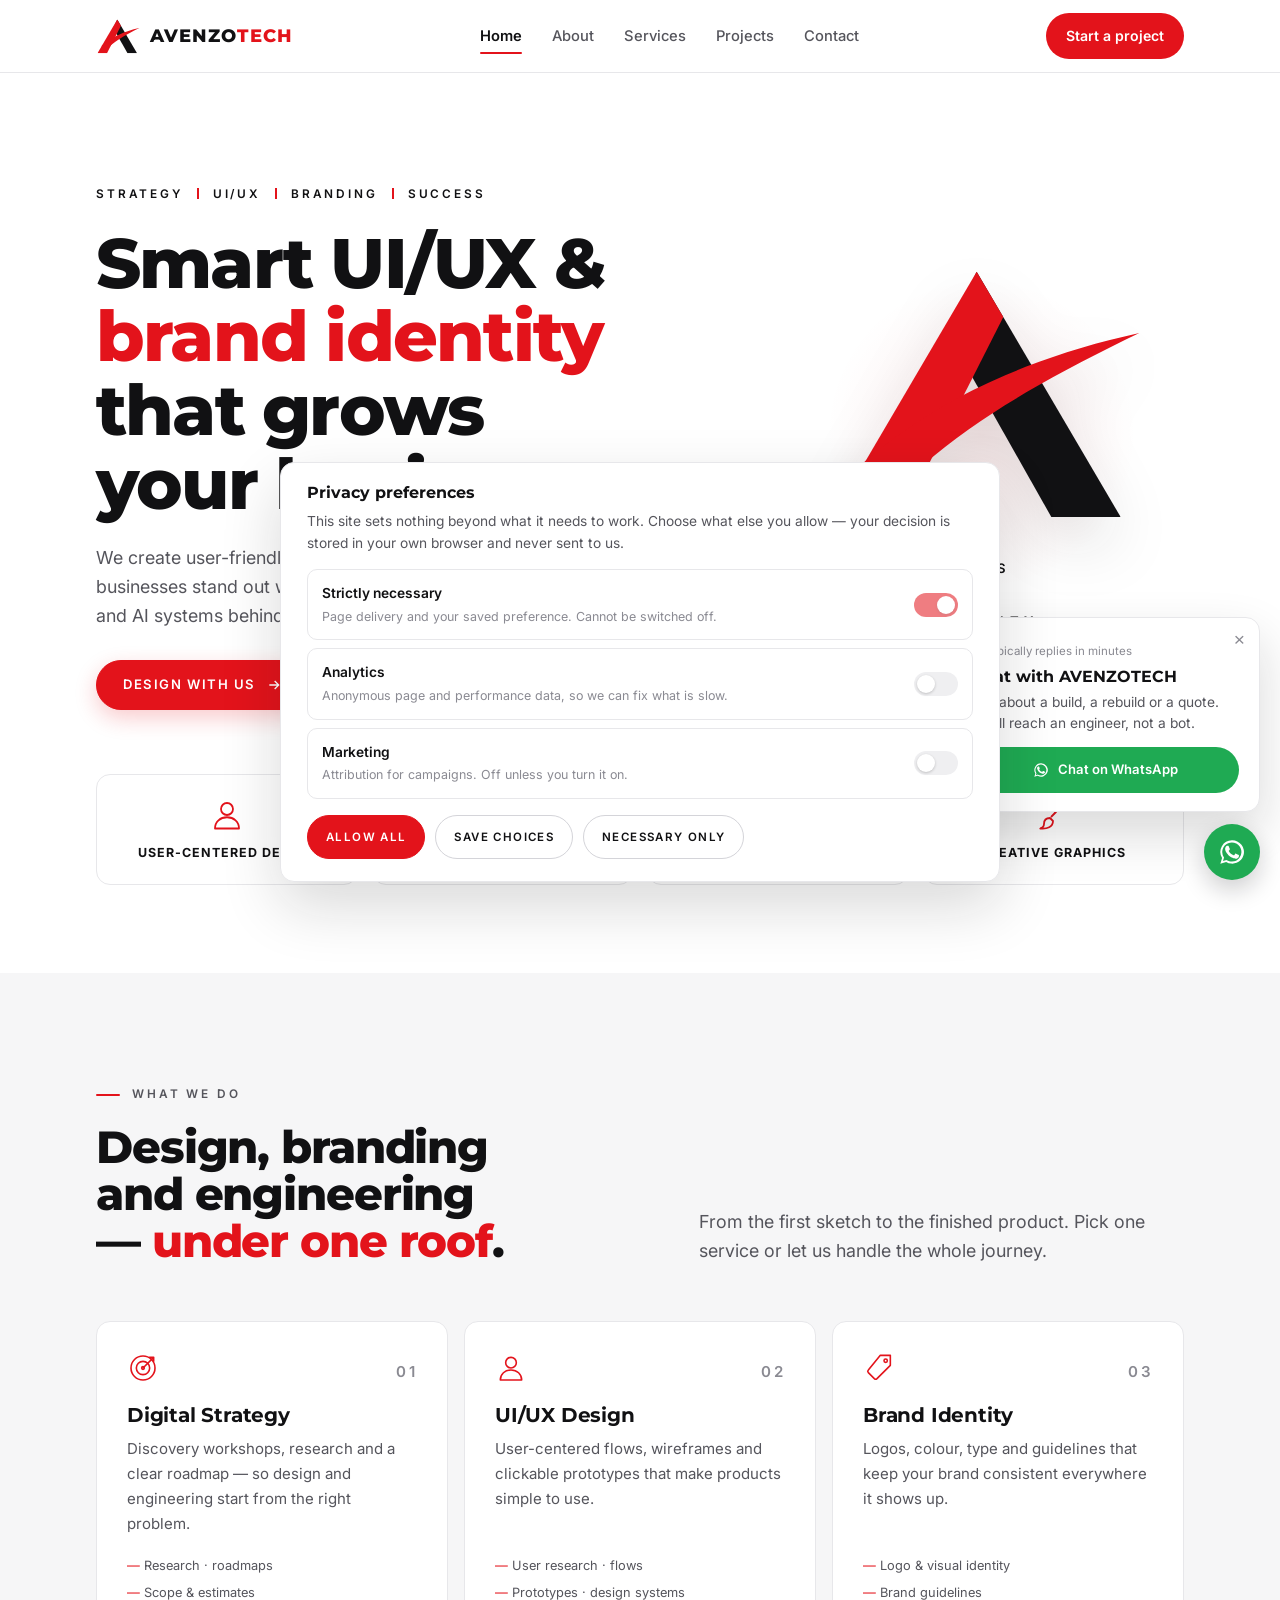
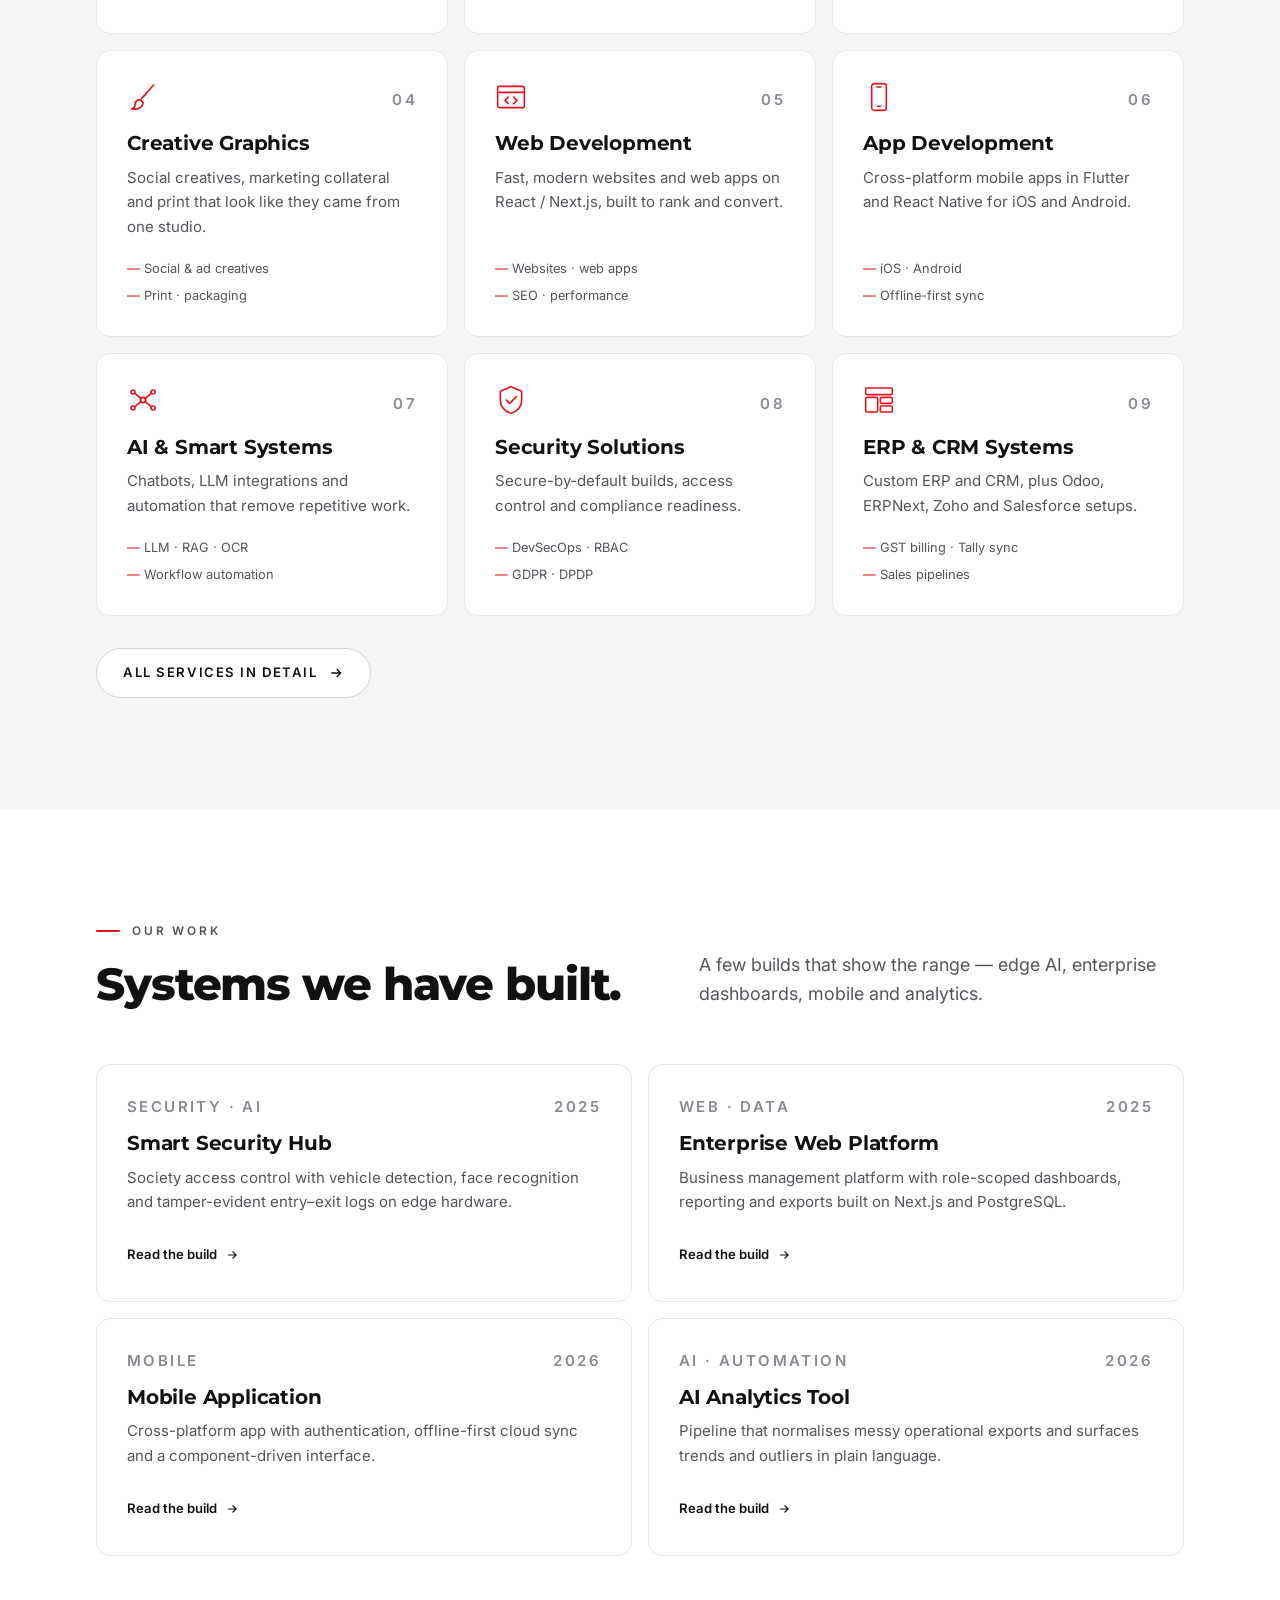
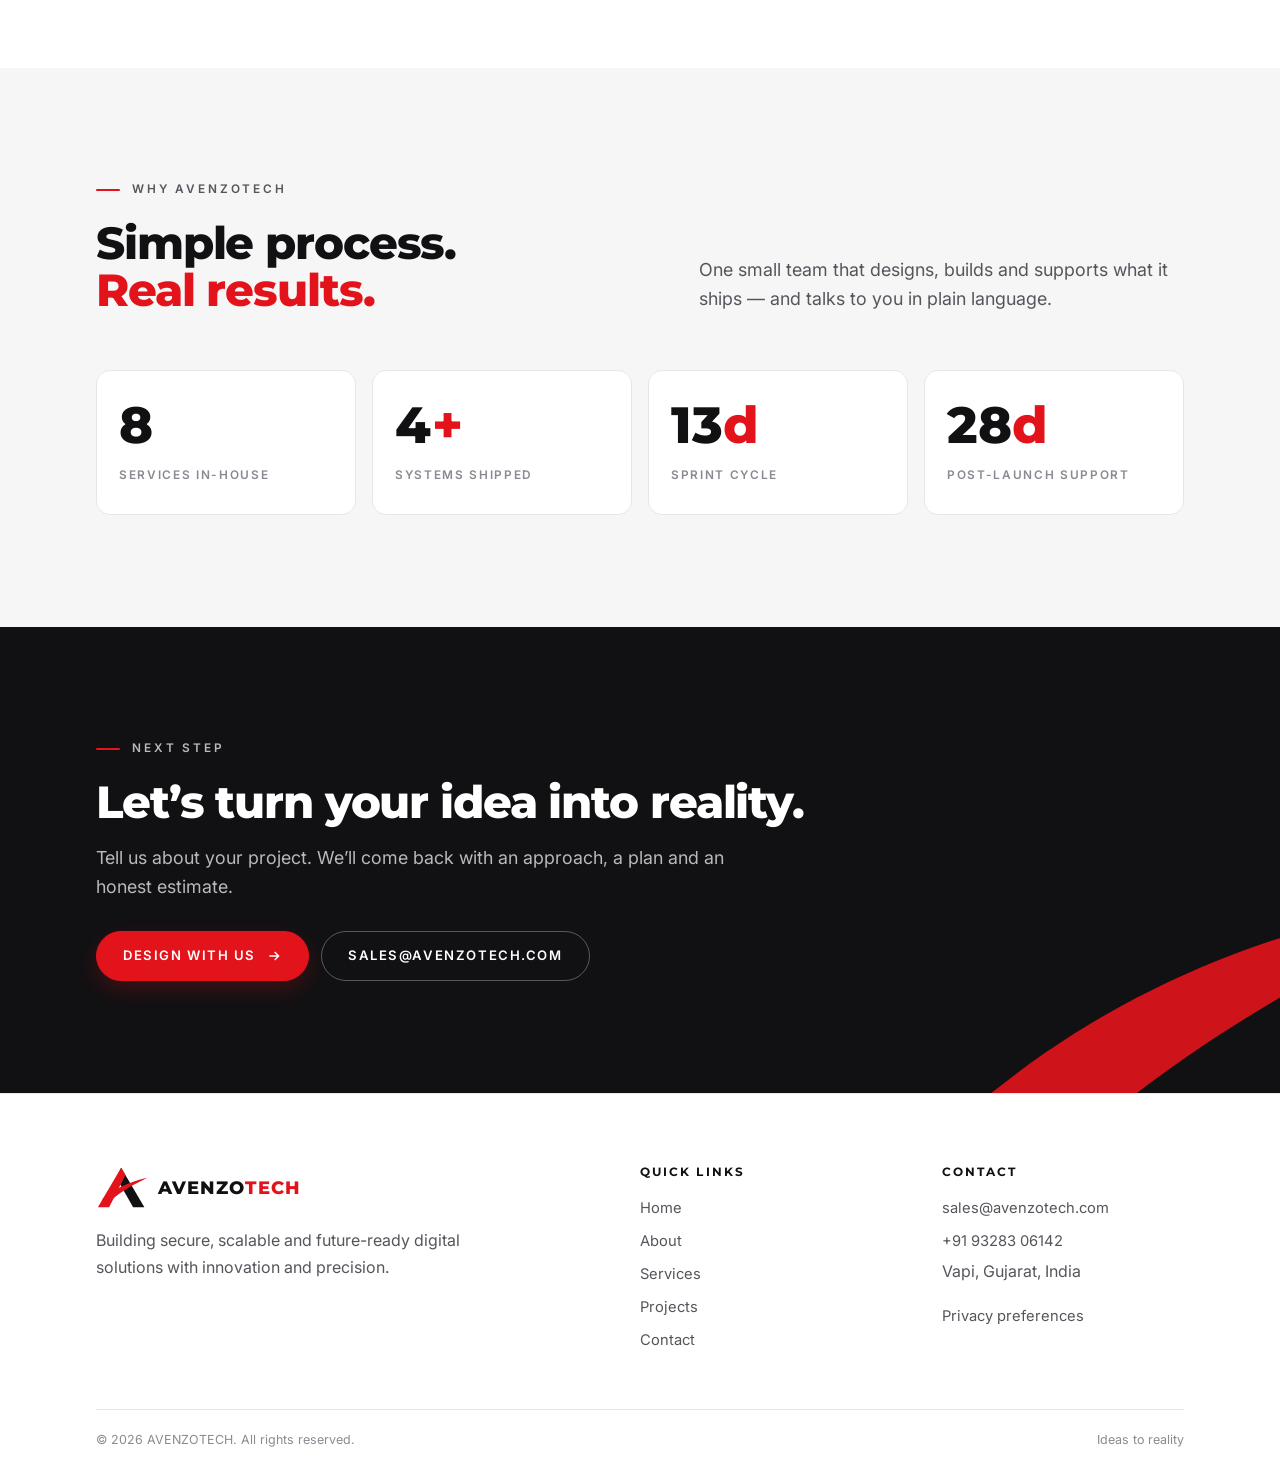
<file: index.html>
<!DOCTYPE html>
<html lang="en">
<head>
<meta charset="UTF-8" />
<meta name="viewport" content="width=device-width, initial-scale=1.0" />
<title>AVENZOTECH — UI/UX, Branding, Web, App &amp; AI</title>
<meta name="description" content="AVENZOTECH is a digital studio in Vapi, Gujarat offering strategy, UI/UX design, brand identity, creative graphics, web and app development, AI, security and ERP/CRM systems." />
<meta name="robots" content="index, follow" />
<link rel="preconnect" href="https://fonts.googleapis.com" />
<link rel="preconnect" href="https://fonts.gstatic.com" crossorigin />
<link href="https://fonts.googleapis.com/css2?family=Inter:wght@400;500;600;700&family=Montserrat:wght@600;700;800&display=swap" rel="stylesheet" />
<link rel="icon" href="favicon.ico" sizes="any" />
<link rel="icon" type="image/svg+xml" href="favicon.svg" />
<link rel="icon" type="image/png" sizes="32x32" href="favicon-32.png" />
<link rel="icon" type="image/png" sizes="16x16" href="favicon-16.png" />
<link rel="apple-touch-icon" href="apple-touch-icon.png" />
<link rel="manifest" href="site.webmanifest" />
<meta name="theme-color" content="#ffffff" />
<link rel="stylesheet" href="styles.css" />
<script>try{if(!sessionStorage.getItem("avenzo.intro")&&!matchMedia("(prefers-reduced-motion: reduce)").matches){document.documentElement.classList.add("has-intro");sessionStorage.setItem("avenzo.intro","1")}}catch(e){}</script>
</head>
<body>
<div class="intro" aria-hidden="true"><div class="intro__in"><svg class="logo" viewBox="0 0 120 100" aria-hidden="true" focusable="false"><path class="logo__r" d="M58 4 L112 96 L86 96 L47 27 Z"/><path class="logo__l" d="M58 4 L68 21 L30 96 L4 96 Z"/><path class="logo__s" d="M14 77 C 42 52, 78 36, 119 27 C 88 42, 58 58, 34 80 Z"/></svg><div class="intro__word">Avenzo<span>tech</span></div><div class="intro__bar"><i></i></div></div></div>
<a class="skip" href="#main">Skip to content</a>
<header class="nav">
  <div class="shell nav__in">
    <a class="brand" href="index.html" aria-label="AVENZOTECH home">
      <svg class="logo" viewBox="0 0 120 100" aria-hidden="true" focusable="false"><path class="logo__r" d="M58 4 L112 96 L86 96 L47 27 Z"/><path class="logo__l" d="M58 4 L68 21 L30 96 L4 96 Z"/><path class="logo__s" d="M14 77 C 42 52, 78 36, 119 27 C 88 42, 58 58, 34 80 Z"/></svg>
      <span class="brand__mark" aria-hidden="true">Avenzo<span>tech</span></span>
    </a>
    <nav class="nav__links" aria-label="Primary">
      <a href="index.html" aria-current="page">Home</a>
      <a href="about.html">About</a>
      <a href="services.html">Services</a>
      <a href="projects.html">Projects</a>
      <a href="contact.html">Contact</a>
    </nav>
    <a class="nav__cta" href="contact.html">Start a project</a>
    <button class="burger" aria-label="Menu" aria-expanded="false"><span></span><span></span><span></span></button>
  </div>
</header>

<main id="main">

<section class="hero">
  <div class="shell">
    <div class="hero__grid">
      <div data-pers>
        <p class="pers" hidden><span class="dot"></span>Tailored for <b data-pers-label>you</b><button type="button">Show default</button></p>
        <p class="pillars"><span>Strategy</span><span>UI/UX</span><span>Branding</span><span>Success</span></p>
        <h1>Smart UI/UX &amp; <em>brand identity</em> that grows your business.</h1>
        <p class="lede" data-pers-lede>We create user-friendly experiences and memorable visuals that help businesses stand out with confidence — then build the websites, apps and AI systems behind them.</p>
        <div class="btns" style="margin-top:30px">
          <a class="btn btn--solid" href="contact.html" data-pers-cta>Design with us <svg viewBox="0 0 24 24" fill="none" stroke="currentColor" stroke-width="2"><path d="M5 12h14M13 6l6 6-6 6"/></svg></a>
          <a class="btn btn--ghost" href="services.html">Our services</a>
        </div>
      </div>
      <div class="hero__mark" aria-hidden="true">
        <svg class="logo" viewBox="0 0 120 100" aria-hidden="true" focusable="false"><path class="logo__r" d="M58 4 L112 96 L86 96 L47 27 Z"/><path class="logo__l" d="M58 4 L68 21 L30 96 L4 96 Z"/><path class="logo__s" d="M14 77 C 42 52, 78 36, 119 27 C 88 42, 58 58, 34 80 Z"/></svg>
        <div class="tagline"><p>Ideas<br>to<br>reality</p></div>
      </div>
    </div>
    <div class="tiles">
      <div class="tile" data-reveal data-delay="0"><svg viewBox="0 0 48 48" fill="none" stroke="currentColor" stroke-width="2.4" stroke-linecap="round" stroke-linejoin="round"><circle cx="24" cy="16" r="8"/><path d="M8 42c0-9 7-15 16-15s16 6 16 15z"/></svg><b>User-centered design</b></div>
      <div class="tile" data-reveal data-delay="80"><svg viewBox="0 0 48 48" fill="none" stroke="currentColor" stroke-width="2.4" stroke-linecap="round" stroke-linejoin="round"><rect x="5" y="8" width="38" height="26" rx="3"/><path d="M18 42h12M24 34v8"/></svg><b>Modern interfaces</b></div>
      <div class="tile" data-reveal data-delay="160"><svg viewBox="0 0 48 48" fill="none" stroke="currentColor" stroke-width="2.4" stroke-linecap="round" stroke-linejoin="round"><path d="M26 5h15v15L21 40a3 3 0 0 1-4 0L8 31a3 3 0 0 1 0-4z"/><circle cx="34" cy="13" r="2.5"/></svg><b>Brand consistency</b></div>
      <div class="tile" data-reveal data-delay="240"><svg viewBox="0 0 48 48" fill="none" stroke="currentColor" stroke-width="2.4" stroke-linecap="round" stroke-linejoin="round"><path d="M40 6 22 26M28 20l-6 6"/><path d="M20 28c-5 0-8 3-8 8 0 3-2 5-5 6 9 1 17-2 17-10z"/></svg><b>Creative graphics</b></div>
    </div>
  </div>
</section>

<!-- SERVICES -->
<section class="band band--panel" id="services">
  <div class="shell">
    <div class="head" data-reveal>
      <div>
        <p class="eyebrow">What we do</p>
        <h2>Design, branding and engineering — <em>under one roof</em>.</h2>
      </div>
      <p class="lede">From the first sketch to the finished product. Pick one service or let us handle the whole journey.</p>
    </div>
    <div class="grid-3">
      <article class="card" data-reveal data-delay="0">
        <div class="card__top"><div class="card__icon"><svg viewBox="0 0 48 48" fill="none" stroke="currentColor" stroke-width="2.4" stroke-linecap="round" stroke-linejoin="round"><circle cx="24" cy="24" r="18"/><circle cx="24" cy="24" r="10"/><circle cx="24" cy="24" r="2"/><path d="M24 24 40 8M34 8h6v6"/></svg></div><p class="mono">01</p></div>
        <h3>Digital Strategy</h3>
        <p>Discovery workshops, research and a clear roadmap — so design and engineering start from the right problem.</p>
        <ul><li>Research · roadmaps</li><li>Scope &amp; estimates</li></ul>
      </article>
      <article class="card" data-reveal data-delay="80">
        <div class="card__top"><div class="card__icon"><svg viewBox="0 0 48 48" fill="none" stroke="currentColor" stroke-width="2.4" stroke-linecap="round" stroke-linejoin="round"><circle cx="24" cy="16" r="8"/><path d="M8 42c0-9 7-15 16-15s16 6 16 15z"/></svg></div><p class="mono">02</p></div>
        <h3>UI/UX Design</h3>
        <p>User-centered flows, wireframes and clickable prototypes that make products simple to use.</p>
        <ul><li>User research · flows</li><li>Prototypes · design systems</li></ul>
      </article>
      <article class="card" data-reveal data-delay="160">
        <div class="card__top"><div class="card__icon"><svg viewBox="0 0 48 48" fill="none" stroke="currentColor" stroke-width="2.4" stroke-linecap="round" stroke-linejoin="round"><path d="M26 5h15v15L21 40a3 3 0 0 1-4 0L8 31a3 3 0 0 1 0-4z"/><circle cx="34" cy="13" r="2.5"/></svg></div><p class="mono">03</p></div>
        <h3>Brand Identity</h3>
        <p>Logos, colour, type and guidelines that keep your brand consistent everywhere it shows up.</p>
        <ul><li>Logo &amp; visual identity</li><li>Brand guidelines</li></ul>
      </article>
      <article class="card" data-reveal data-delay="0">
        <div class="card__top"><div class="card__icon"><svg viewBox="0 0 48 48" fill="none" stroke="currentColor" stroke-width="2.4" stroke-linecap="round" stroke-linejoin="round"><path d="M40 6 22 26M28 20l-6 6"/><path d="M20 28c-5 0-8 3-8 8 0 3-2 5-5 6 9 1 17-2 17-10z"/></svg></div><p class="mono">04</p></div>
        <h3>Creative Graphics</h3>
        <p>Social creatives, marketing collateral and print that look like they came from one studio.</p>
        <ul><li>Social &amp; ad creatives</li><li>Print · packaging</li></ul>
      </article>
      <article class="card" data-reveal data-delay="80">
        <div class="card__top"><div class="card__icon"><svg viewBox="0 0 48 48" fill="none" stroke="currentColor" stroke-width="2.4" stroke-linecap="round" stroke-linejoin="round"><rect x="4" y="8" width="40" height="32" rx="3"/><path d="M4 17h40M20 24l-5 5 5 5M28 24l5 5-5 5"/></svg></div><p class="mono">05</p></div>
        <h3>Web Development</h3>
        <p>Fast, modern websites and web apps on React / Next.js, built to rank and convert.</p>
        <ul><li>Websites · web apps</li><li>SEO · performance</li></ul>
      </article>
      <article class="card" data-reveal data-delay="160">
        <div class="card__top"><div class="card__icon"><svg viewBox="0 0 48 48" fill="none" stroke="currentColor" stroke-width="2.4" stroke-linecap="round" stroke-linejoin="round"><rect x="13" y="4" width="22" height="40" rx="4"/><path d="M21 9h6M22 38h4"/></svg></div><p class="mono">06</p></div>
        <h3>App Development</h3>
        <p>Cross-platform mobile apps in Flutter and React Native for iOS and Android.</p>
        <ul><li>iOS · Android</li><li>Offline-first sync</li></ul>
      </article>
      <article class="card" data-reveal data-delay="0">
        <div class="card__top"><div class="card__icon"><svg viewBox="0 0 48 48" fill="none" stroke="currentColor" stroke-width="2.4" stroke-linecap="round" stroke-linejoin="round"><circle cx="24" cy="24" r="4"/><circle cx="9" cy="12" r="3"/><circle cx="39" cy="12" r="3"/><circle cx="9" cy="36" r="3"/><circle cx="39" cy="36" r="3"/><path d="M12 14l9 8M12 34l9-8M36 14l-9 8M36 34l-9-8"/></svg></div><p class="mono">07</p></div>
        <h3>AI &amp; Smart Systems</h3>
        <p>Chatbots, LLM integrations and automation that remove repetitive work.</p>
        <ul><li>LLM · RAG · OCR</li><li>Workflow automation</li></ul>
      </article>
      <article class="card" data-reveal data-delay="80">
        <div class="card__top"><div class="card__icon"><svg viewBox="0 0 48 48" fill="none" stroke="currentColor" stroke-width="2.4" stroke-linecap="round" stroke-linejoin="round"><path d="M24 4l16 7v13c0 11-7 17-16 20-9-3-16-9-16-20V11z"/><path d="M17 24l5 5 10-10"/></svg></div><p class="mono">08</p></div>
        <h3>Security Solutions</h3>
        <p>Secure-by-default builds, access control and compliance readiness.</p>
        <ul><li>DevSecOps · RBAC</li><li>GDPR · DPDP</li></ul>
      </article>
      <article class="card" data-reveal data-delay="160">
        <div class="card__top"><div class="card__icon"><svg viewBox="0 0 48 48" fill="none" stroke="currentColor" stroke-width="2.4" stroke-linecap="round" stroke-linejoin="round"><rect x="4" y="6" width="40" height="10" rx="2"/><rect x="4" y="20" width="18" height="22" rx="2"/><rect x="26" y="20" width="18" height="9" rx="2"/><rect x="26" y="33" width="18" height="9" rx="2"/></svg></div><p class="mono">09</p></div>
        <h3>ERP &amp; CRM Systems</h3>
        <p>Custom ERP and CRM, plus Odoo, ERPNext, Zoho and Salesforce setups.</p>
        <ul><li>GST billing · Tally sync</li><li>Sales pipelines</li></ul>
      </article>
    </div>
    <div class="btns" style="margin-top:32px">
      <a class="btn btn--ghost" href="services.html">All services in detail <svg viewBox="0 0 24 24" fill="none" stroke="currentColor" stroke-width="2"><path d="M5 12h14M13 6l6 6-6 6"/></svg></a>
    </div>
  </div>
</section>

<!-- WORK -->
<section class="band">
  <div class="shell">
    <div class="head" data-reveal>
      <div>
        <p class="eyebrow">Our work</p>
        <h2>Systems we have built.</h2>
      </div>
      <p class="lede">A few builds that show the range — edge AI, enterprise dashboards, mobile and analytics.</p>
    </div>
    <div class="grid-2">
      <article class="card" data-reveal data-delay="0">
        <div class="card__top"><p class="mono">Security · AI</p><p class="mono">2025</p></div>
        <h3>Smart Security Hub</h3>
        <p>Society access control with vehicle detection, face recognition and tamper-evident entry–exit logs on edge hardware.</p>
        <a class="proof-link" href="projects.html#security-hub">Read the build <svg viewBox="0 0 24 24" fill="none" stroke="currentColor" stroke-width="2"><path d="M5 12h14M13 6l6 6-6 6"/></svg></a>
      </article>
      <article class="card" data-reveal data-delay="80">
        <div class="card__top"><p class="mono">Web · Data</p><p class="mono">2025</p></div>
        <h3>Enterprise Web Platform</h3>
        <p>Business management platform with role-scoped dashboards, reporting and exports built on Next.js and PostgreSQL.</p>
        <a class="proof-link" href="projects.html#enterprise-platform">Read the build <svg viewBox="0 0 24 24" fill="none" stroke="currentColor" stroke-width="2"><path d="M5 12h14M13 6l6 6-6 6"/></svg></a>
      </article>
      <article class="card" data-reveal data-delay="0">
        <div class="card__top"><p class="mono">Mobile</p><p class="mono">2026</p></div>
        <h3>Mobile Application</h3>
        <p>Cross-platform app with authentication, offline-first cloud sync and a component-driven interface.</p>
        <a class="proof-link" href="projects.html#mobile-app">Read the build <svg viewBox="0 0 24 24" fill="none" stroke="currentColor" stroke-width="2"><path d="M5 12h14M13 6l6 6-6 6"/></svg></a>
      </article>
      <article class="card" data-reveal data-delay="80">
        <div class="card__top"><p class="mono">AI · Automation</p><p class="mono">2026</p></div>
        <h3>AI Analytics Tool</h3>
        <p>Pipeline that normalises messy operational exports and surfaces trends and outliers in plain language.</p>
        <a class="proof-link" href="projects.html#ai-analytics">Read the build <svg viewBox="0 0 24 24" fill="none" stroke="currentColor" stroke-width="2"><path d="M5 12h14M13 6l6 6-6 6"/></svg></a>
      </article>
    </div>
  </div>
</section>

<!-- WHY -->
<section class="band band--panel">
  <div class="shell">
    <div class="head" data-reveal>
      <div>
        <p class="eyebrow">Why Avenzotech</p>
        <h2>Simple process. <em>Real results.</em></h2>
      </div>
      <p class="lede">One small team that designs, builds and supports what it ships — and talks to you in plain language.</p>
    </div>
    <div class="stats" data-reveal>
      <div class="stat"><b><span data-count="9">0</span></b><span>Services in-house</span></div>
      <div class="stat"><b><span data-count="4">0</span><i>+</i></b><span>Systems shipped</span></div>
      <div class="stat"><b><span data-count="14">0</span><i>d</i></b><span>Sprint cycle</span></div>
      <div class="stat"><b><span data-count="30">0</span><i>d</i></b><span>Post-launch support</span></div>
    </div>
  </div>
</section>

<section class="cta">
  <div class="shell">
    <p class="eyebrow">Next step</p>
    <h2>Let’s turn your idea into reality.</h2>
    <p class="lede">Tell us about your project. We’ll come back with an approach, a plan and an honest estimate.</p>
    <div class="btns" style="margin-top:30px">
      <a class="btn btn--solid" href="contact.html">Design with us <svg viewBox="0 0 24 24" fill="none" stroke="currentColor" stroke-width="2"><path d="M5 12h14M13 6l6 6-6 6"/></svg></a>
      <a class="btn btn--ghost" href="mailto:sales@avenzotech.com">sales@avenzotech.com</a>
    </div>
  </div>
</section>

</main>

<footer class="foot">
  <div class="shell">
    <div class="foot__grid">
      <div>
        <a class="brand" href="index.html" aria-label="AVENZOTECH home" style="margin-bottom:18px">
      <svg class="logo" viewBox="0 0 120 100" aria-hidden="true" focusable="false"><path class="logo__r" d="M58 4 L112 96 L86 96 L47 27 Z"/><path class="logo__l" d="M58 4 L68 21 L30 96 L4 96 Z"/><path class="logo__s" d="M14 77 C 42 52, 78 36, 119 27 C 88 42, 58 58, 34 80 Z"/></svg>
      <span class="brand__mark" aria-hidden="true">Avenzo<span>tech</span></span>
    </a>
        <p style="max-width:38ch">Building secure, scalable and future-ready digital solutions with innovation and precision.</p>
      </div>
      <div>
        <h4>Quick links</h4>
        <ul>
          <li><a href="index.html">Home</a></li>
          <li><a href="about.html">About</a></li>
          <li><a href="services.html">Services</a></li>
          <li><a href="projects.html">Projects</a></li>
          <li><a href="contact.html">Contact</a></li>
        </ul>
      </div>
      <div>
        <h4>Contact</h4>
        <p><a href="mailto:sales@avenzotech.com">sales@avenzotech.com</a><br><a href="tel:+919328306142">+91 93283 06142</a><br>Vapi, Gujarat, India</p>
        <p style="margin-top:10px"><a href="#" data-consent-open>Privacy preferences</a></p>
      </div>
    </div>
    <div class="foot__bar">
      <span>© <span data-year></span> AVENZOTECH. All rights reserved.</span>
      <span>Ideas to reality</span>
    </div>
  </div>
</footer>


<!-- Privacy controls — granular, opt-in, stored locally only -->
<aside class="consent" role="dialog" aria-label="Privacy preferences" aria-live="polite">
  <h4>Privacy preferences</h4>
  <p>This site sets nothing beyond what it needs to work. Choose what else you allow — your decision is stored in your own browser and never sent to us.</p>
  <div class="consent__rows">
    <div class="consent__row">
      <span>Strictly necessary<small>Page delivery and your saved preference. Cannot be switched off.</small></span>
      <label class="switch"><input type="checkbox" checked disabled aria-label="Strictly necessary — always on" /><i></i></label>
    </div>
    <div class="consent__row">
      <span>Analytics<small>Anonymous page and performance data, so we can fix what is slow.</small></span>
      <label class="switch"><input type="checkbox" id="c-analytics" aria-label="Allow analytics" /><i></i></label>
    </div>
    <div class="consent__row">
      <span>Marketing<small>Attribution for campaigns. Off unless you turn it on.</small></span>
      <label class="switch"><input type="checkbox" id="c-marketing" aria-label="Allow marketing" /><i></i></label>
    </div>
  </div>
  <div class="consent__btns">
    <button class="btn btn--solid" type="button" data-consent-accept>Allow all</button>
    <button class="btn btn--ghost" type="button" data-consent-save>Save choices</button>
    <button class="btn btn--ghost" type="button" data-consent-reject>Necessary only</button>
  </div>
</aside>


<!-- WhatsApp chat -->
<div class="wa" data-wa data-wa-number="919328306142">
  <div class="wa__card" role="dialog" aria-label="Chat on WhatsApp">
    <button class="wa__close" type="button" data-wa-close aria-label="Close">&times;</button>
    <span class="status"><i></i>Typically replies in minutes</span>
    <h4>Chat with AVENZOTECH</h4>
    <p>Ask about a build, a rebuild or a quote. You'll reach an engineer, not a bot.</p>
    <a class="wa__go" href="https://wa.me/919328306142?text=Hi%20AVENZOTECH%2C%20I%27d%20like%20to%20discuss%20a%20project." target="_blank" rel="noopener">
      <svg viewBox="0 0 24 24" fill="currentColor"><path d="M17.5 14.4c-.3-.2-1.7-.9-2-1-.3-.1-.5-.1-.7.1-.2.3-.7 1-.9 1.2-.2.2-.3.2-.6.1-1.7-.9-2.9-1.6-4-3.5-.3-.5.3-.5.8-1.5.1-.2 0-.4 0-.5 0-.2-.7-1.6-.9-2.2-.2-.6-.5-.5-.7-.5h-.6c-.2 0-.5.1-.8.4-.3.3-1 1-1 2.5s1.1 2.9 1.2 3.1c.2.2 2.1 3.2 5.1 4.4 1.9.8 2.6.9 3.5.7.6-.1 1.7-.7 1.9-1.4.2-.7.2-1.2.2-1.4-.1-.2-.3-.3-.5-.5z"/><path d="M12 2A10 10 0 0 0 3.5 17.2L2 22l5-1.5A10 10 0 1 0 12 2zm0 18.2c-1.6 0-3.1-.4-4.4-1.2l-.3-.2-3 .9.9-2.9-.2-.3A8.2 8.2 0 1 1 12 20.2z"/></svg>
      Chat on WhatsApp
    </a>
  </div>
  <button class="wa__btn" type="button" data-wa-toggle aria-label="Open WhatsApp chat" aria-expanded="false">
    <span class="wa__dot">1</span>
    <svg viewBox="0 0 24 24" fill="currentColor"><path d="M17.5 14.4c-.3-.2-1.7-.9-2-1-.3-.1-.5-.1-.7.1-.2.3-.7 1-.9 1.2-.2.2-.3.2-.6.1-1.7-.9-2.9-1.6-4-3.5-.3-.5.3-.5.8-1.5.1-.2 0-.4 0-.5 0-.2-.7-1.6-.9-2.2-.2-.6-.5-.5-.7-.5h-.6c-.2 0-.5.1-.8.4-.3.3-1 1-1 2.5s1.1 2.9 1.2 3.1c.2.2 2.1 3.2 5.1 4.4 1.9.8 2.6.9 3.5.7.6-.1 1.7-.7 1.9-1.4.2-.7.2-1.2.2-1.4-.1-.2-.3-.3-.5-.5z"/><path d="M12 2A10 10 0 0 0 3.5 17.2L2 22l5-1.5A10 10 0 1 0 12 2zm0 18.2c-1.6 0-3.1-.4-4.4-1.2l-.3-.2-3 .9.9-2.9-.2-.3A8.2 8.2 0 1 1 12 20.2z"/></svg>
  </button>
</div>

<script src="main.js" defer></script>
</body>
</html>
</file>
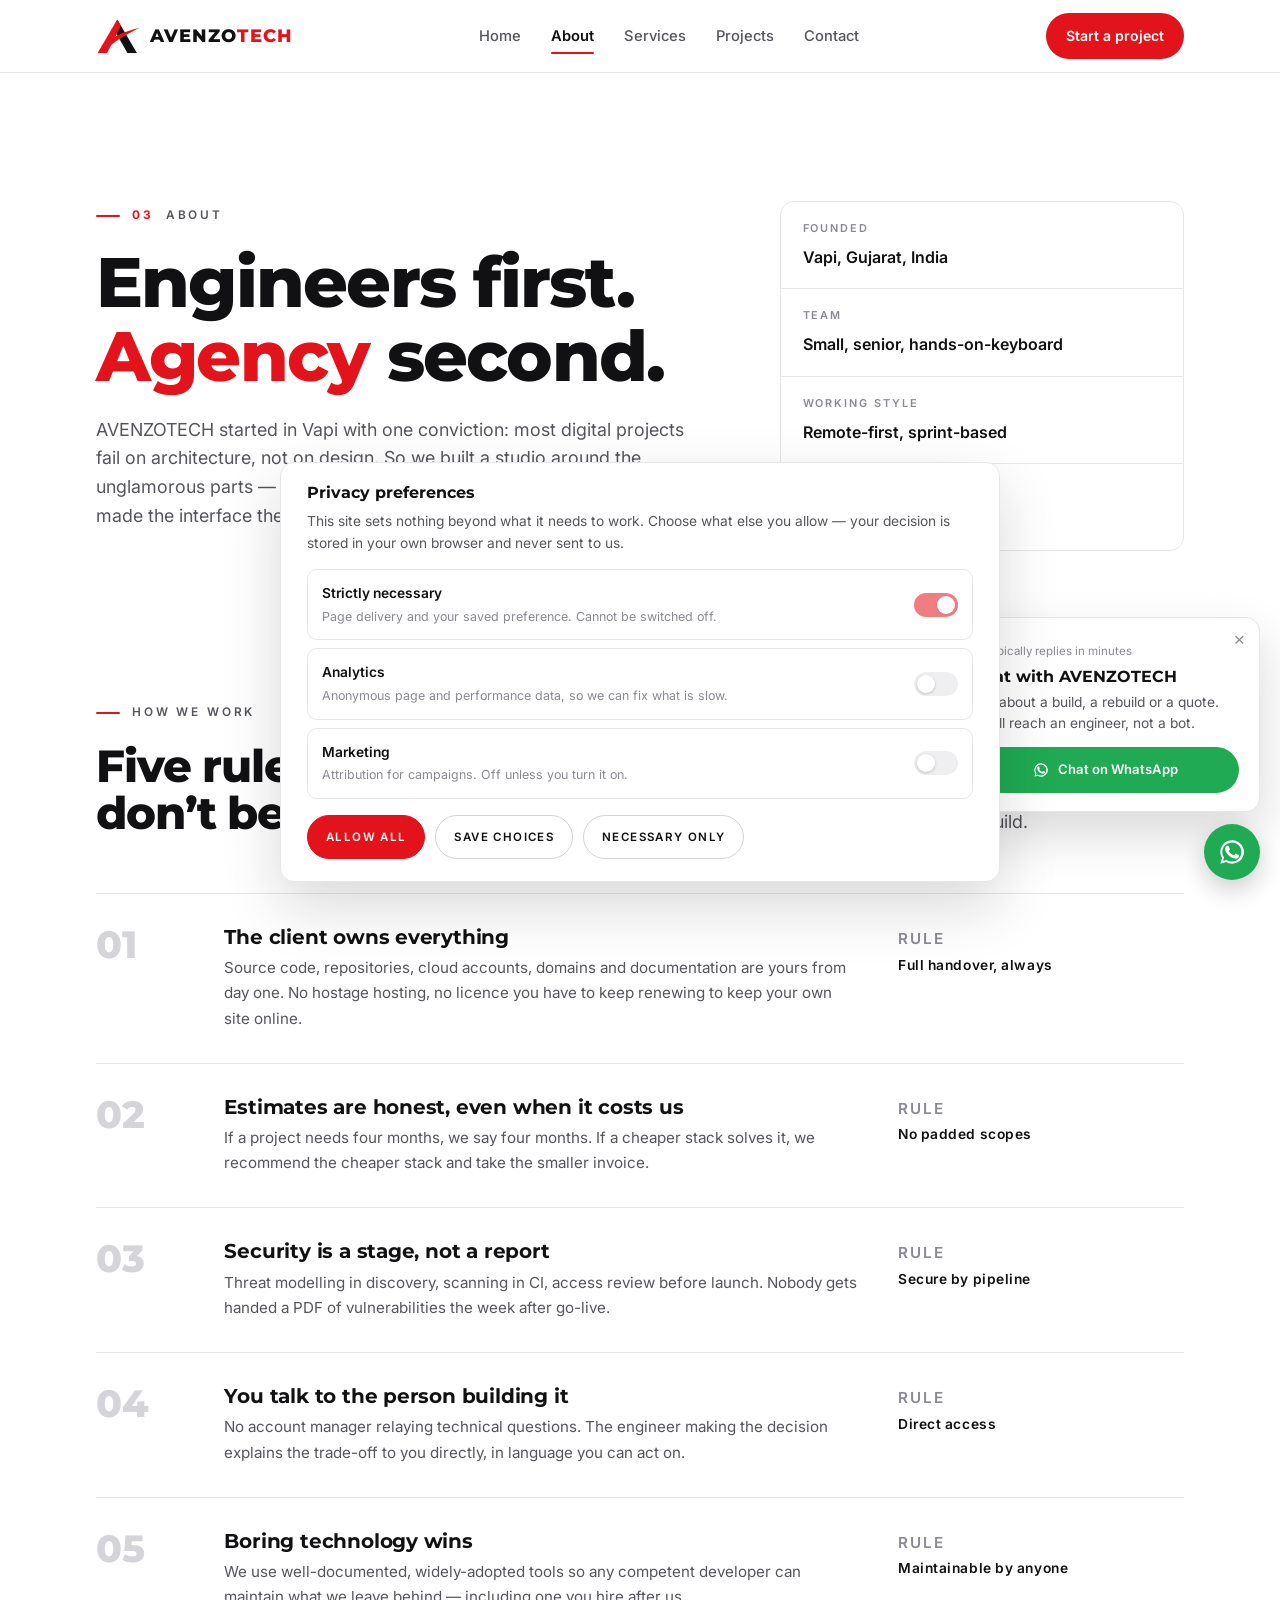
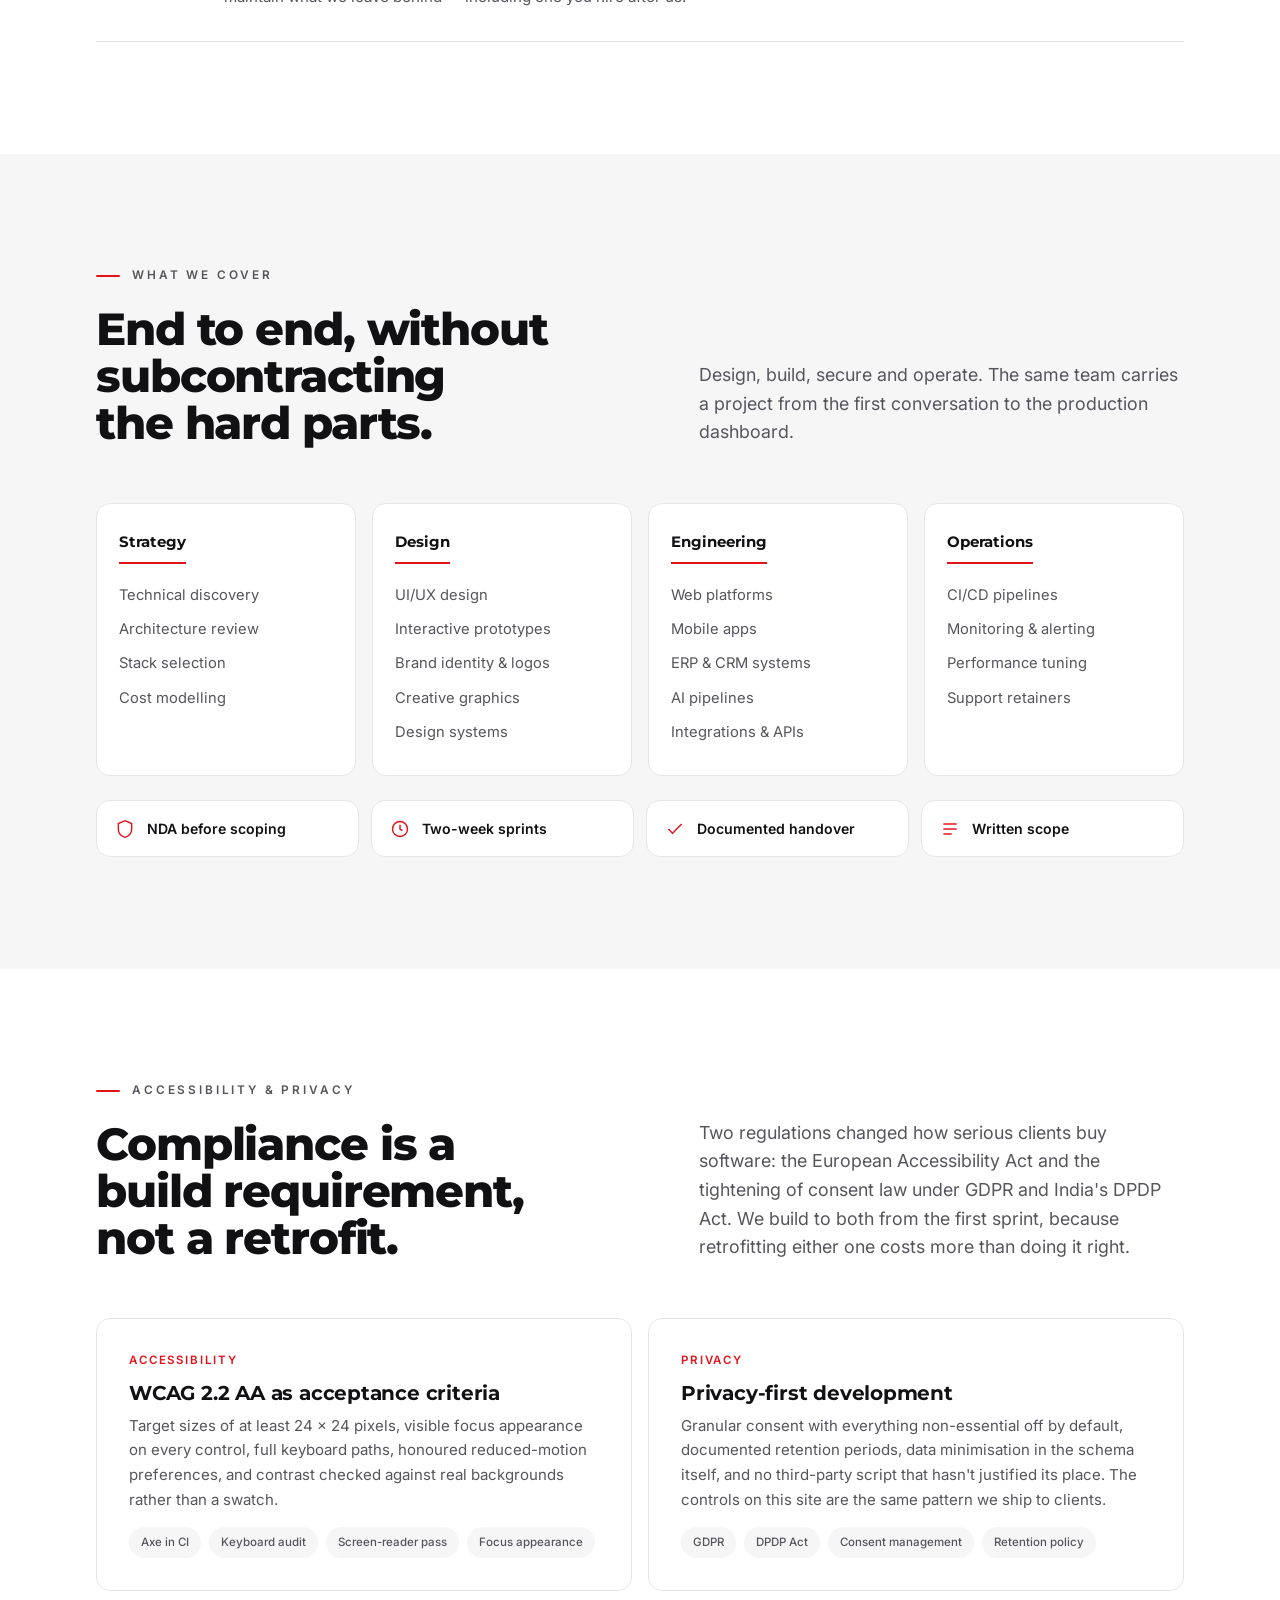
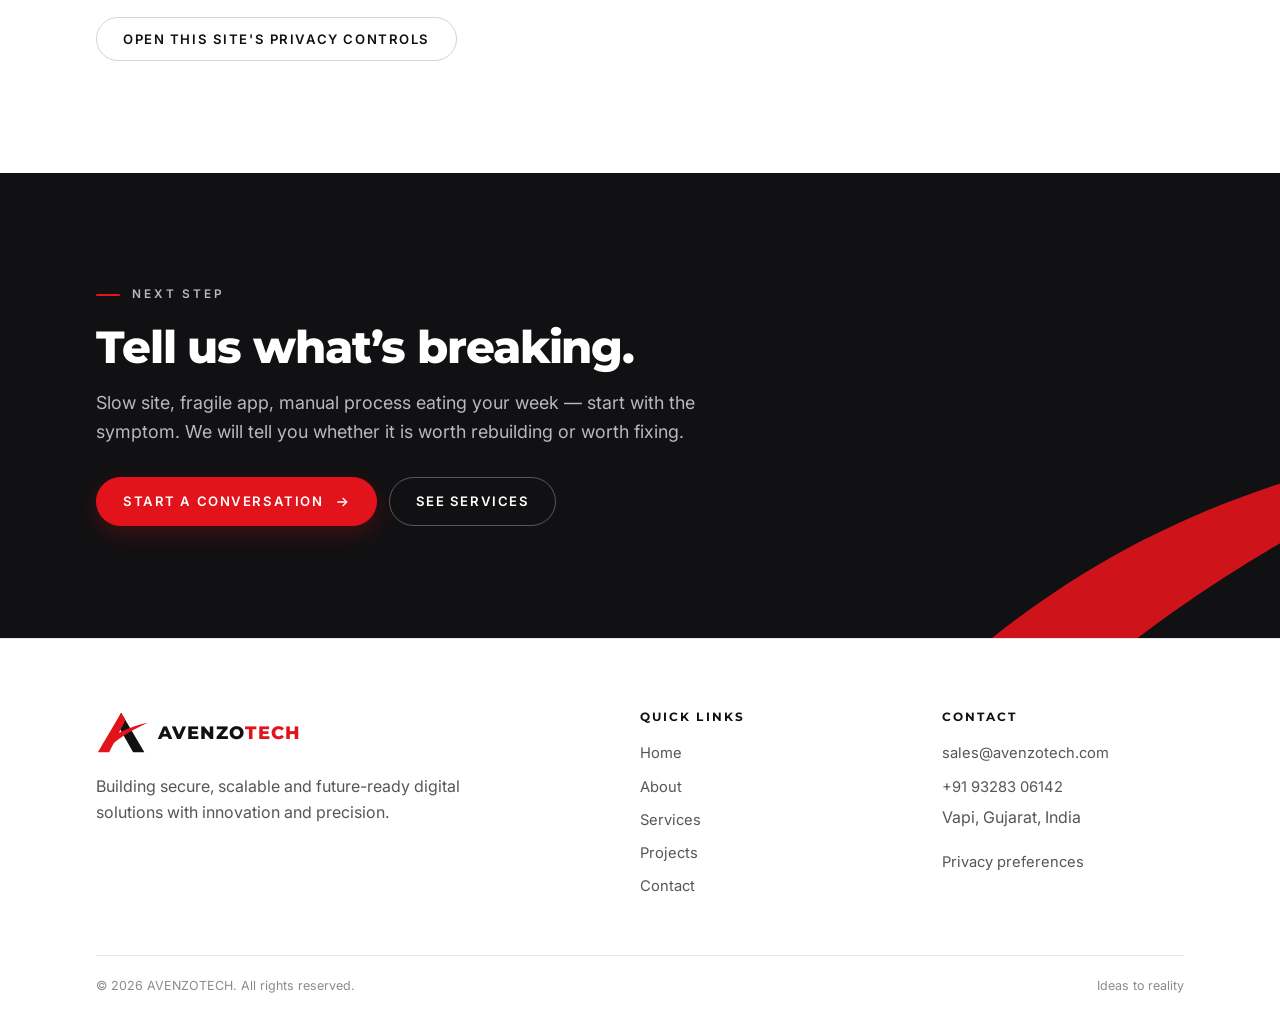
<file: about.html>
<!DOCTYPE html>
<html lang="en">
<head>
<meta charset="UTF-8" />
<meta name="viewport" content="width=device-width, initial-scale=1.0" />
<title>About — AVENZOTECH</title>
<meta name="description" content="AVENZOTECH is a digital engineering studio in Vapi, Gujarat. How we work, what we commit to, and the principles behind every build." />
<meta name="robots" content="index, follow" />
<link rel="preconnect" href="https://fonts.googleapis.com" />
<link rel="preconnect" href="https://fonts.gstatic.com" crossorigin />
<link href="https://fonts.googleapis.com/css2?family=Inter:wght@400;500;600;700&family=Montserrat:wght@600;700;800&display=swap" rel="stylesheet" />
<link rel="icon" href="favicon.ico" sizes="any" />
<link rel="icon" type="image/svg+xml" href="favicon.svg" />
<link rel="icon" type="image/png" sizes="32x32" href="favicon-32.png" />
<link rel="icon" type="image/png" sizes="16x16" href="favicon-16.png" />
<link rel="apple-touch-icon" href="apple-touch-icon.png" />
<link rel="manifest" href="site.webmanifest" />
<meta name="theme-color" content="#ffffff" />
<link rel="stylesheet" href="styles.css" />
<script>try{if(!sessionStorage.getItem("avenzo.intro")&&!matchMedia("(prefers-reduced-motion: reduce)").matches){document.documentElement.classList.add("has-intro");sessionStorage.setItem("avenzo.intro","1")}}catch(e){}</script>
</head>
<body>
<div class="intro" aria-hidden="true"><div class="intro__in"><svg class="logo" viewBox="0 0 120 100" aria-hidden="true" focusable="false"><path class="logo__r" d="M58 4 L112 96 L86 96 L47 27 Z"/><path class="logo__l" d="M58 4 L68 21 L30 96 L4 96 Z"/><path class="logo__s" d="M14 77 C 42 52, 78 36, 119 27 C 88 42, 58 58, 34 80 Z"/></svg><div class="intro__word">Avenzo<span>tech</span></div><div class="intro__bar"><i></i></div></div></div>
<a class="skip" href="#main">Skip to content</a>
<header class="nav">
  <div class="shell nav__in">
    <a class="brand" href="index.html" aria-label="AVENZOTECH home">
      <svg class="logo" viewBox="0 0 120 100" aria-hidden="true" focusable="false"><path class="logo__r" d="M58 4 L112 96 L86 96 L47 27 Z"/><path class="logo__l" d="M58 4 L68 21 L30 96 L4 96 Z"/><path class="logo__s" d="M14 77 C 42 52, 78 36, 119 27 C 88 42, 58 58, 34 80 Z"/></svg>
      <span class="brand__mark" aria-hidden="true">Avenzo<span>tech</span></span>
    </a>
    <nav class="nav__links" aria-label="Primary">
      <a href="index.html">Home</a>
      <a href="about.html" aria-current="page">About</a>
      <a href="services.html">Services</a>
      <a href="projects.html">Projects</a>
      <a href="contact.html">Contact</a>
    </nav>
    <a class="nav__cta" href="contact.html">Start a project</a>
    <button class="burger" aria-label="Menu" aria-expanded="false"><span></span><span></span><span></span></button>
  </div>
</header>

<main id="main">

<section class="hero" data-section="About">
  <div class="shell">
    <div class="hero__grid">
      <div>
        <p class="eyebrow"><b>03</b> About</p>
        <h1>Engineers first. <em>Agency</em> second.</h1>
        <p class="lede">AVENZOTECH started in Vapi with one conviction: most digital projects fail on architecture, not on design. So we built a studio around the unglamorous parts — data models, pipelines, access control — and made the interface the reward for getting those right.</p>
      </div>
      <dl class="facts" data-reveal>
        <div><dt>Founded</dt><dd>Vapi, Gujarat, India</dd></div>
        <div><dt>Team</dt><dd>Small, senior, hands-on-keyboard</dd></div>
        <div><dt>Working style</dt><dd>Remote-first, sprint-based</dd></div>
        <div><dt>Contact</dt><dd>sales@avenzotech.com</dd></div>
      </dl>
    </div>
  </div>
</section>

<section class="band band--flush" data-section="Principles">
  <div class="shell">
    <div class="head" data-reveal>
      <div>
        <p class="eyebrow">How we work</p>
        <h2>Five rules we don’t bend.</h2>
      </div>
      <p class="lede">These decide which projects we take and how we behave when something goes wrong mid-build.</p>
    </div>

    <div class="flow">
      <article class="flow__step" data-reveal>
        <div class="flow__n">01</div>
        <div>
          <h3>The client owns everything</h3>
          <p>Source code, repositories, cloud accounts, domains and documentation are yours from day one. No hostage hosting, no licence you have to keep renewing to keep your own site online.</p>
        </div>
        <p class="flow__out">Rule<br><b>Full handover, always</b></p>
      </article>
      <article class="flow__step" data-reveal>
        <div class="flow__n">02</div>
        <div>
          <h3>Estimates are honest, even when it costs us</h3>
          <p>If a project needs four months, we say four months. If a cheaper stack solves it, we recommend the cheaper stack and take the smaller invoice.</p>
        </div>
        <p class="flow__out">Rule<br><b>No padded scopes</b></p>
      </article>
      <article class="flow__step" data-reveal>
        <div class="flow__n">03</div>
        <div>
          <h3>Security is a stage, not a report</h3>
          <p>Threat modelling in discovery, scanning in CI, access review before launch. Nobody gets handed a PDF of vulnerabilities the week after go-live.</p>
        </div>
        <p class="flow__out">Rule<br><b>Secure by pipeline</b></p>
      </article>
      <article class="flow__step" data-reveal>
        <div class="flow__n">04</div>
        <div>
          <h3>You talk to the person building it</h3>
          <p>No account manager relaying technical questions. The engineer making the decision explains the trade-off to you directly, in language you can act on.</p>
        </div>
        <p class="flow__out">Rule<br><b>Direct access</b></p>
      </article>
      <article class="flow__step" data-reveal>
        <div class="flow__n">05</div>
        <div>
          <h3>Boring technology wins</h3>
          <p>We use well-documented, widely-adopted tools so any competent developer can maintain what we leave behind — including one you hire after us.</p>
        </div>
        <p class="flow__out">Rule<br><b>Maintainable by anyone</b></p>
      </article>
    </div>
  </div>
</section>

<section class="band band--panel" data-section="Capability">
  <div class="shell">
    <div class="head" data-reveal>
      <div>
        <p class="eyebrow">What we cover</p>
        <h2>End to end, without subcontracting the hard parts.</h2>
      </div>
      <p class="lede">Design, build, secure and operate. The same team carries a project from the first conversation to the production dashboard.</p>
    </div>

    <div class="stack" data-reveal>
      <div class="stack__col">
        <h4>Strategy</h4>
        <ul><li>Technical discovery</li><li>Architecture review</li><li>Stack selection</li><li>Cost modelling</li></ul>
      </div>
      <div class="stack__col">
        <h4>Design</h4>
        <ul><li>UI/UX design</li><li>Interactive prototypes</li><li>Brand identity &amp; logos</li><li>Creative graphics</li><li>Design systems</li></ul>
      </div>
      <div class="stack__col">
        <h4>Engineering</h4>
        <ul><li>Web platforms</li><li>Mobile apps</li><li>ERP &amp; CRM systems</li><li>AI pipelines</li><li>Integrations &amp; APIs</li></ul>
      </div>
      <div class="stack__col">
        <h4>Operations</h4>
        <ul><li>CI/CD pipelines</li><li>Monitoring &amp; alerting</li><li>Performance tuning</li><li>Support retainers</li></ul>
      </div>
    </div>

    <div class="badges" style="margin-top:24px" data-reveal>
      <div class="badge"><svg viewBox="0 0 24 24" fill="none" stroke="currentColor" stroke-width="1.7"><path d="M12 2l8 3.5V12c0 5.5-3.5 8.5-8 10-4.5-1.5-8-4.5-8-10V5.5z"/></svg>NDA before scoping</div>
      <div class="badge"><svg viewBox="0 0 24 24" fill="none" stroke="currentColor" stroke-width="1.7"><circle cx="12" cy="12" r="9"/><path d="M12 7v5l3 2"/></svg>Two-week sprints</div>
      <div class="badge"><svg viewBox="0 0 24 24" fill="none" stroke="currentColor" stroke-width="1.7"><path d="M20 6L9 17l-5-5"/></svg>Documented handover</div>
      <div class="badge"><svg viewBox="0 0 24 24" fill="none" stroke="currentColor" stroke-width="1.7"><path d="M4 6h16M4 12h16M4 18h10"/></svg>Written scope</div>
    </div>
  </div>
</section>


<section class="band" id="accessibility" data-section="Accessibility">
  <div class="shell">
    <div class="head" data-reveal>
      <div>
        <p class="eyebrow">Accessibility &amp; privacy</p>
        <h2>Compliance is a build requirement, not a retrofit.</h2>
      </div>
      <p class="lede">Two regulations changed how serious clients buy software: the European Accessibility Act and the tightening of consent law under GDPR and India's DPDP Act. We build to both from the first sprint, because retrofitting either one costs more than doing it right.</p>
    </div>

    <div class="arch">
      <div class="arch__cell" data-reveal>
        <span class="mono">Accessibility</span>
        <h3>WCAG 2.2 AA as acceptance criteria</h3>
        <p>Target sizes of at least 24&nbsp;×&nbsp;24 pixels, visible focus appearance on every control, full keyboard paths, honoured reduced-motion preferences, and contrast checked against real backgrounds rather than a swatch.</p>
        <div class="tags"><span>Axe in CI</span><span>Keyboard audit</span><span>Screen-reader pass</span><span>Focus appearance</span></div>
      </div>
      <div class="arch__cell" data-reveal data-delay="80">
        <span class="mono">Privacy</span>
        <h3>Privacy-first development</h3>
        <p>Granular consent with everything non-essential off by default, documented retention periods, data minimisation in the schema itself, and no third-party script that hasn't justified its place. The controls on this site are the same pattern we ship to clients.</p>
        <div class="tags"><span>GDPR</span><span>DPDP Act</span><span>Consent management</span><span>Retention policy</span></div>
      </div>
    </div>

    <div class="btns" style="margin-top:26px">
      <button class="btn btn--ghost" type="button" data-consent-open>Open this site's privacy controls</button>
    </div>
  </div>
</section>

<section class="cta" data-section="Contact">
  <div class="shell">
    <p class="eyebrow">Next step</p>
    <h2>Tell us what’s breaking.</h2>
    <p class="lede">Slow site, fragile app, manual process eating your week — start with the symptom. We will tell you whether it is worth rebuilding or worth fixing.</p>
    <div class="btns" style="margin-top:30px">
      <a class="btn btn--solid" href="contact.html">Start a conversation
        <svg viewBox="0 0 24 24" fill="none" stroke="currentColor" stroke-width="2"><path d="M5 12h14M13 6l6 6-6 6"/></svg>
      </a>
      <a class="btn btn--ghost" href="services.html">See services</a>
    </div>
  </div>
</section>

</main>

<footer class="foot">
  <div class="shell">
    <div class="foot__grid">
      <div>
        <a class="brand" href="index.html" aria-label="AVENZOTECH home" style="margin-bottom:18px">
      <svg class="logo" viewBox="0 0 120 100" aria-hidden="true" focusable="false"><path class="logo__r" d="M58 4 L112 96 L86 96 L47 27 Z"/><path class="logo__l" d="M58 4 L68 21 L30 96 L4 96 Z"/><path class="logo__s" d="M14 77 C 42 52, 78 36, 119 27 C 88 42, 58 58, 34 80 Z"/></svg>
      <span class="brand__mark" aria-hidden="true">Avenzo<span>tech</span></span>
    </a>
        <p style="max-width:38ch">Building secure, scalable and future-ready digital solutions with innovation and precision.</p>
      </div>
      <div>
        <h4>Quick links</h4>
        <ul>
          <li><a href="index.html">Home</a></li>
          <li><a href="about.html">About</a></li>
          <li><a href="services.html">Services</a></li>
          <li><a href="projects.html">Projects</a></li>
          <li><a href="contact.html">Contact</a></li>
        </ul>
      </div>
      <div>
        <h4>Contact</h4>
        <p><a href="mailto:sales@avenzotech.com">sales@avenzotech.com</a><br><a href="tel:+919328306142">+91 93283 06142</a><br>Vapi, Gujarat, India</p>
        <p style="margin-top:10px"><a href="#" data-consent-open>Privacy preferences</a></p>
      </div>
    </div>
    <div class="foot__bar">
      <span>© <span data-year></span> AVENZOTECH. All rights reserved.</span>
      <span>Ideas to reality</span>
    </div>
  </div>
</footer>


<!-- Privacy controls — granular, opt-in, stored locally only -->
<aside class="consent" role="dialog" aria-label="Privacy preferences" aria-live="polite">
  <h4>Privacy preferences</h4>
  <p>This site sets nothing beyond what it needs to work. Choose what else you allow — your decision is stored in your own browser and never sent to us.</p>
  <div class="consent__rows">
    <div class="consent__row">
      <span>Strictly necessary<small>Page delivery and your saved preference. Cannot be switched off.</small></span>
      <label class="switch"><input type="checkbox" checked disabled aria-label="Strictly necessary — always on" /><i></i></label>
    </div>
    <div class="consent__row">
      <span>Analytics<small>Anonymous page and performance data, so we can fix what is slow.</small></span>
      <label class="switch"><input type="checkbox" id="c-analytics" aria-label="Allow analytics" /><i></i></label>
    </div>
    <div class="consent__row">
      <span>Marketing<small>Attribution for campaigns. Off unless you turn it on.</small></span>
      <label class="switch"><input type="checkbox" id="c-marketing" aria-label="Allow marketing" /><i></i></label>
    </div>
  </div>
  <div class="consent__btns">
    <button class="btn btn--solid" type="button" data-consent-accept>Allow all</button>
    <button class="btn btn--ghost" type="button" data-consent-save>Save choices</button>
    <button class="btn btn--ghost" type="button" data-consent-reject>Necessary only</button>
  </div>
</aside>


<!-- WhatsApp chat -->
<div class="wa" data-wa data-wa-number="919328306142">
  <div class="wa__card" role="dialog" aria-label="Chat on WhatsApp">
    <button class="wa__close" type="button" data-wa-close aria-label="Close">&times;</button>
    <span class="status"><i></i>Typically replies in minutes</span>
    <h4>Chat with AVENZOTECH</h4>
    <p>Ask about a build, a rebuild or a quote. You'll reach an engineer, not a bot.</p>
    <a class="wa__go" href="https://wa.me/919328306142?text=Hi%20AVENZOTECH%2C%20I%27d%20like%20to%20discuss%20a%20project." target="_blank" rel="noopener">
      <svg viewBox="0 0 24 24" fill="currentColor"><path d="M17.5 14.4c-.3-.2-1.7-.9-2-1-.3-.1-.5-.1-.7.1-.2.3-.7 1-.9 1.2-.2.2-.3.2-.6.1-1.7-.9-2.9-1.6-4-3.5-.3-.5.3-.5.8-1.5.1-.2 0-.4 0-.5 0-.2-.7-1.6-.9-2.2-.2-.6-.5-.5-.7-.5h-.6c-.2 0-.5.1-.8.4-.3.3-1 1-1 2.5s1.1 2.9 1.2 3.1c.2.2 2.1 3.2 5.1 4.4 1.9.8 2.6.9 3.5.7.6-.1 1.7-.7 1.9-1.4.2-.7.2-1.2.2-1.4-.1-.2-.3-.3-.5-.5z"/><path d="M12 2A10 10 0 0 0 3.5 17.2L2 22l5-1.5A10 10 0 1 0 12 2zm0 18.2c-1.6 0-3.1-.4-4.4-1.2l-.3-.2-3 .9.9-2.9-.2-.3A8.2 8.2 0 1 1 12 20.2z"/></svg>
      Chat on WhatsApp
    </a>
  </div>
  <button class="wa__btn" type="button" data-wa-toggle aria-label="Open WhatsApp chat" aria-expanded="false">
    <span class="wa__dot">1</span>
    <svg viewBox="0 0 24 24" fill="currentColor"><path d="M17.5 14.4c-.3-.2-1.7-.9-2-1-.3-.1-.5-.1-.7.1-.2.3-.7 1-.9 1.2-.2.2-.3.2-.6.1-1.7-.9-2.9-1.6-4-3.5-.3-.5.3-.5.8-1.5.1-.2 0-.4 0-.5 0-.2-.7-1.6-.9-2.2-.2-.6-.5-.5-.7-.5h-.6c-.2 0-.5.1-.8.4-.3.3-1 1-1 2.5s1.1 2.9 1.2 3.1c.2.2 2.1 3.2 5.1 4.4 1.9.8 2.6.9 3.5.7.6-.1 1.7-.7 1.9-1.4.2-.7.2-1.2.2-1.4-.1-.2-.3-.3-.5-.5z"/><path d="M12 2A10 10 0 0 0 3.5 17.2L2 22l5-1.5A10 10 0 1 0 12 2zm0 18.2c-1.6 0-3.1-.4-4.4-1.2l-.3-.2-3 .9.9-2.9-.2-.3A8.2 8.2 0 1 1 12 20.2z"/></svg>
  </button>
</div>

<script src="main.js" defer></script>
</body>
</html>
</file>
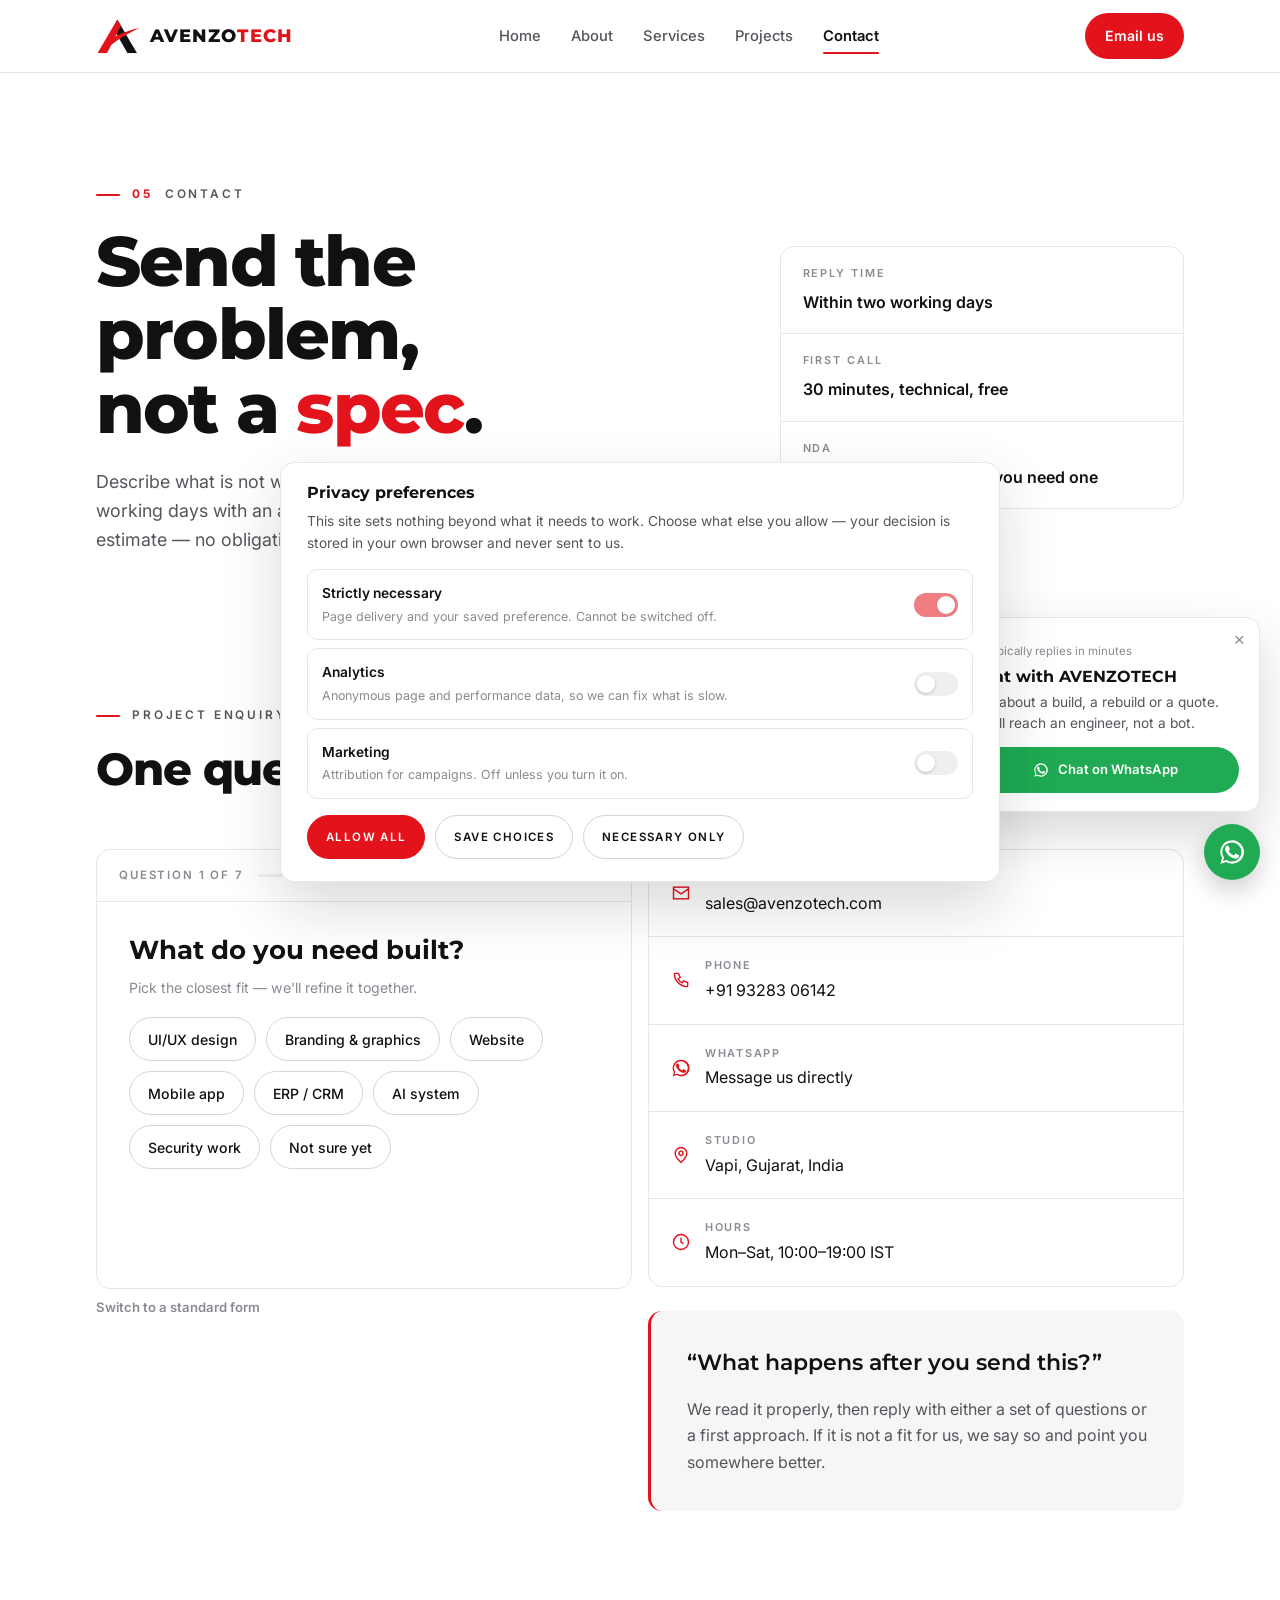
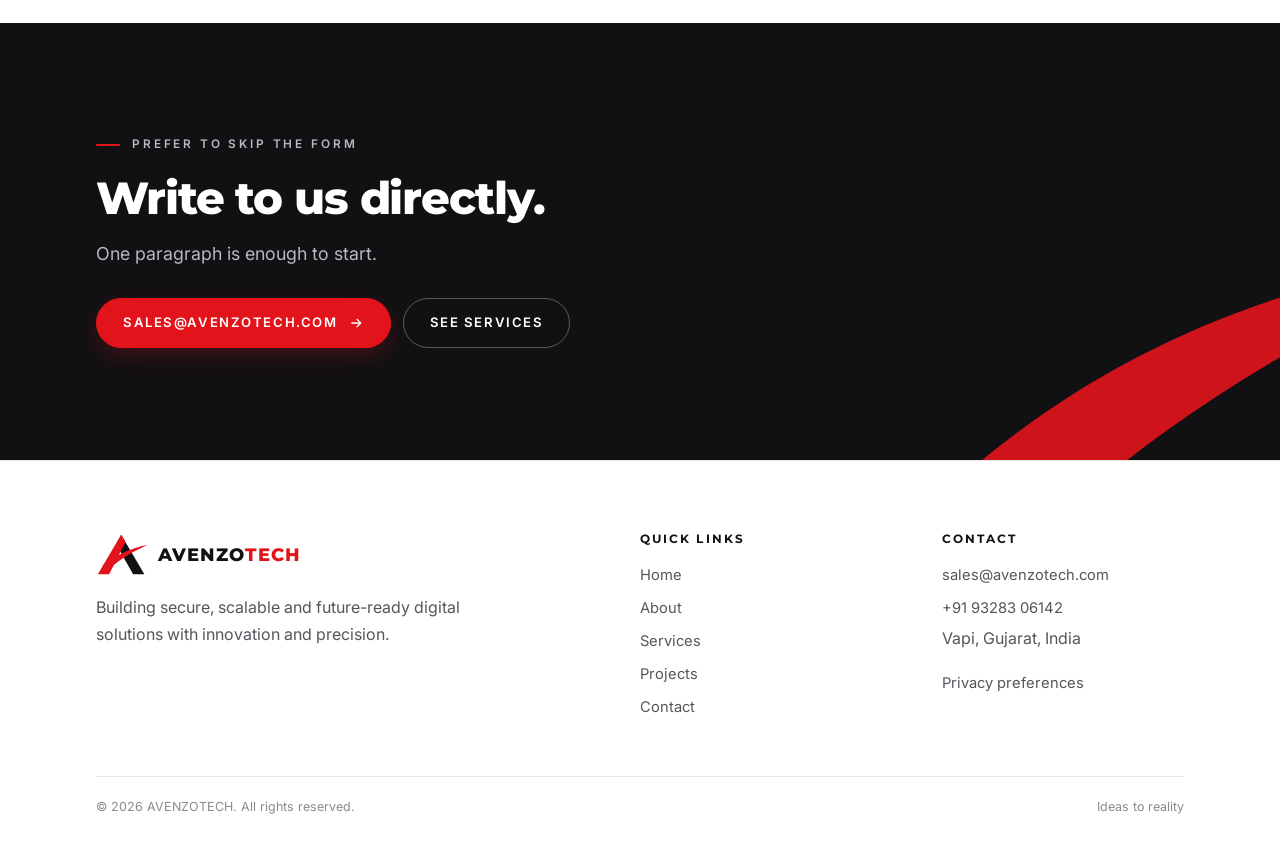
<file: contact.html>
<!DOCTYPE html>
<html lang="en">
<head>
<meta charset="UTF-8" />
<meta name="viewport" content="width=device-width, initial-scale=1.0" />
<title>Contact — AVENZOTECH</title>
<meta name="description" content="Start a project with AVENZOTECH. Digital engineering studio in Vapi, Gujarat. Reply within two working days." />
<meta name="robots" content="index, follow" />
<link rel="preconnect" href="https://fonts.googleapis.com" />
<link rel="preconnect" href="https://fonts.gstatic.com" crossorigin />
<link href="https://fonts.googleapis.com/css2?family=Inter:wght@400;500;600;700&family=Montserrat:wght@600;700;800&display=swap" rel="stylesheet" />
<link rel="icon" href="favicon.ico" sizes="any" />
<link rel="icon" type="image/svg+xml" href="favicon.svg" />
<link rel="icon" type="image/png" sizes="32x32" href="favicon-32.png" />
<link rel="icon" type="image/png" sizes="16x16" href="favicon-16.png" />
<link rel="apple-touch-icon" href="apple-touch-icon.png" />
<link rel="manifest" href="site.webmanifest" />
<meta name="theme-color" content="#ffffff" />
<link rel="stylesheet" href="styles.css" />
<script>try{if(!sessionStorage.getItem("avenzo.intro")&&!matchMedia("(prefers-reduced-motion: reduce)").matches){document.documentElement.classList.add("has-intro");sessionStorage.setItem("avenzo.intro","1")}}catch(e){}</script>
</head>
<body>
<div class="intro" aria-hidden="true"><div class="intro__in"><svg class="logo" viewBox="0 0 120 100" aria-hidden="true" focusable="false"><path class="logo__r" d="M58 4 L112 96 L86 96 L47 27 Z"/><path class="logo__l" d="M58 4 L68 21 L30 96 L4 96 Z"/><path class="logo__s" d="M14 77 C 42 52, 78 36, 119 27 C 88 42, 58 58, 34 80 Z"/></svg><div class="intro__word">Avenzo<span>tech</span></div><div class="intro__bar"><i></i></div></div></div>
<a class="skip" href="#main">Skip to content</a>
<header class="nav">
  <div class="shell nav__in">
    <a class="brand" href="index.html" aria-label="AVENZOTECH home">
      <svg class="logo" viewBox="0 0 120 100" aria-hidden="true" focusable="false"><path class="logo__r" d="M58 4 L112 96 L86 96 L47 27 Z"/><path class="logo__l" d="M58 4 L68 21 L30 96 L4 96 Z"/><path class="logo__s" d="M14 77 C 42 52, 78 36, 119 27 C 88 42, 58 58, 34 80 Z"/></svg>
      <span class="brand__mark" aria-hidden="true">Avenzo<span>tech</span></span>
    </a>
    <nav class="nav__links" aria-label="Primary">
      <a href="index.html">Home</a>
      <a href="about.html">About</a>
      <a href="services.html">Services</a>
      <a href="projects.html">Projects</a>
      <a href="contact.html" aria-current="page">Contact</a>
    </nav>
    <a class="nav__cta" href="mailto:sales@avenzotech.com" data-mail>Email us</a>
    <button class="burger" aria-label="Menu" aria-expanded="false"><span></span><span></span><span></span></button>
  </div>
</header>

<main id="main">

<section class="hero" data-section="Contact">
  <div class="shell">
    <div class="hero__grid">
      <div>
        <p class="eyebrow"><b>05</b> Contact</p>
        <h1>Send the problem, not a <em>spec</em>.</h1>
        <p class="lede">Describe what is not working and who it is hurting. We reply within two working days with an approach, a stack recommendation and an honest estimate — no obligation, no sales sequence.</p>
      </div>
      <dl class="facts" data-reveal>
        <div><dt>Reply time</dt><dd>Within two working days</dd></div>
        <div><dt>First call</dt><dd>30 minutes, technical, free</dd></div>
        <div><dt>NDA</dt><dd>Signed before scoping if you need one</dd></div>
      </dl>
    </div>
  </div>
</section>

<section class="band band--flush" data-section="Enquiry">
  <div class="shell">
    <div class="head" data-reveal>
      <div>
        <p class="eyebrow">Project enquiry</p>
        <h2>One question at a time.</h2>
      </div>
      <p class="lede">Seven short questions instead of a wall of fields. Takes about ninety seconds, and you can switch to a standard form at any point.</p>
    </div>

    <div class="grid-2" style="align-items:start">
      <div data-reveal>
        <div class="convo" data-convo>
          <div class="convo__bar">
            <span class="mono" data-convo-count>Question 1 of 7</span>
            <span class="convo__prog"><i></i></span>
          </div>
          <div class="convo__body">
            <noscript>
              <p class="convo__q">Guided questions need JavaScript.</p>
              <p class="convo__hint">Email us directly at sales@avenzotech.com and we'll reply within two working days.</p>
            </noscript>
          </div>
        </div>
      <form class="form" data-mailform data-classic-form hidden novalidate>
        <div class="grid-2" style="gap:18px">
          <div class="field">
            <label for="name">Your name</label>
            <input id="name" name="name" type="text" placeholder="Full name" required />
          </div>
          <div class="field">
            <label for="email">Email</label>
            <input id="email" name="email" type="email" placeholder="you@company.com" required />
          </div>
        </div>
        <div class="grid-2" style="gap:18px">
          <div class="field">
            <label for="phone">Phone</label>
            <input id="phone" name="phone" type="tel" placeholder="+91" />
          </div>
          <div class="field">
            <label for="service">Service needed</label>
            <select id="service" name="service">
              <option>Digital Strategy</option>
              <option>UI/UX Design</option>
              <option>Brand Identity</option>
              <option>Creative Graphics</option>
              <option>Web Development</option>
              <option>App Development</option>
              <option>AI &amp; Smart Systems</option>
              <option>ERP &amp; CRM Systems</option>
              <option>Security Solutions</option>
              <option>Not sure yet</option>
            </select>
          </div>
        </div>
        <div class="field">
          <label for="budget">Indicative budget</label>
          <select id="budget" name="budget">
            <option>Under ₹1L</option>
            <option>₹1L – ₹5L</option>
            <option>₹5L – ₹15L</option>
            <option>₹15L+</option>
            <option>Need guidance</option>
          </select>
        </div>
        <div class="field">
          <label for="message">What’s the problem?</label>
          <textarea id="message" name="message" placeholder="What breaks today, who it affects, and any deadline you're working to."></textarea>
        </div>
        <div class="btns">
          <button class="btn btn--solid" type="submit">Send enquiry
            <svg viewBox="0 0 24 24" fill="none" stroke="currentColor" stroke-width="2"><path d="M5 12h14M13 6l6 6-6 6"/></svg>
          </button>
        </div>
        <p class="form__note">Submitting opens your mail app with the details filled in.</p>
      </form>
        <button class="toggle-form" type="button" data-toggle-form>Switch to a standard form</button>
      </div>

      <div data-reveal data-delay="120">
        <div class="info">
          <a href="mailto:sales@avenzotech.com">
            <svg viewBox="0 0 24 24" fill="none" stroke="currentColor" stroke-width="1.7"><rect x="3" y="5" width="18" height="14"/><path d="M3 7l9 6 9-6"/></svg>
            <span><b>Email</b>sales@avenzotech.com</span>
          </a>
          <a href="tel:+919328306142">
            <svg viewBox="0 0 24 24" fill="none" stroke="currentColor" stroke-width="1.7"><path d="M5 4h4l2 5-2.5 1.5a12 12 0 005 5L15 13l5 2v4a1 1 0 01-1 1A16 16 0 014 5a1 1 0 011-1z"/></svg>
            <span><b>Phone</b>+91 93283 06142</span>
          </a>
          <a href="https://wa.me/919328306142?text=Hi%20AVENZOTECH%2C%20I%27d%20like%20to%20discuss%20a%20project." target="_blank" rel="noopener">
            <svg viewBox="0 0 24 24" fill="currentColor"><path d="M12 2A10 10 0 003.5 17.2L2 22l5-1.5A10 10 0 1012 2zm0 18.2c-1.6 0-3.1-.4-4.4-1.2l-.3-.2-3 .9.9-2.9-.2-.3A8.2 8.2 0 1112 20.2z"/><path d="M17.5 14.4c-.3-.2-1.7-.9-2-1-.3-.1-.5-.1-.7.1-.2.3-.7 1-.9 1.2-.2.2-.3.2-.6.1-1.7-.9-2.9-1.6-4-3.5-.3-.5.3-.5.8-1.5.1-.2 0-.4 0-.5 0-.2-.7-1.6-.9-2.2-.2-.6-.5-.5-.7-.5h-.6c-.2 0-.5.1-.8.4-.3.3-1 1-1 2.5s1.1 2.9 1.2 3.1c.2.2 2.1 3.2 5.1 4.4 1.9.8 2.6.9 3.5.7.6-.1 1.7-.7 1.9-1.4.2-.7.2-1.2.2-1.4-.1-.2-.3-.3-.5-.5z"/></svg>
            <span><b>WhatsApp</b>Message us directly</span>
          </a>
          <div>
            <svg viewBox="0 0 24 24" fill="none" stroke="currentColor" stroke-width="1.7"><path d="M12 21s7-6.3 7-11a7 7 0 10-14 0c0 4.7 7 11 7 11z"/><circle cx="12" cy="10" r="2.5"/></svg>
            <span><b>Studio</b>Vapi, Gujarat, India</span>
          </div>
          <div>
            <svg viewBox="0 0 24 24" fill="none" stroke="currentColor" stroke-width="1.7"><circle cx="12" cy="12" r="9"/><path d="M12 7v5l3 2"/></svg>
            <span><b>Hours</b>Mon–Sat, 10:00–19:00 IST</span>
          </div>
        </div>

        <div class="quote" style="margin-top:24px">
          <blockquote>“What happens after you send this?”</blockquote>
          <p style="margin:0">We read it properly, then reply with either a set of questions or a first approach. If it is not a fit for us, we say so and point you somewhere better.</p>
        </div>
      </div>
    </div>
  </div>
</section>

<section class="cta" data-section="Start">
  <div class="shell">
    <p class="eyebrow">Prefer to skip the form</p>
    <h2>Write to us directly.</h2>
    <p class="lede">One paragraph is enough to start.</p>
    <div class="btns" style="margin-top:30px">
      <a class="btn btn--solid" href="mailto:sales@avenzotech.com">sales@avenzotech.com
        <svg viewBox="0 0 24 24" fill="none" stroke="currentColor" stroke-width="2"><path d="M5 12h14M13 6l6 6-6 6"/></svg>
      </a>
      <a class="btn btn--ghost" href="services.html">See services</a>
    </div>
  </div>
</section>

</main>

<footer class="foot">
  <div class="shell">
    <div class="foot__grid">
      <div>
        <a class="brand" href="index.html" aria-label="AVENZOTECH home" style="margin-bottom:18px">
      <svg class="logo" viewBox="0 0 120 100" aria-hidden="true" focusable="false"><path class="logo__r" d="M58 4 L112 96 L86 96 L47 27 Z"/><path class="logo__l" d="M58 4 L68 21 L30 96 L4 96 Z"/><path class="logo__s" d="M14 77 C 42 52, 78 36, 119 27 C 88 42, 58 58, 34 80 Z"/></svg>
      <span class="brand__mark" aria-hidden="true">Avenzo<span>tech</span></span>
    </a>
        <p style="max-width:38ch">Building secure, scalable and future-ready digital solutions with innovation and precision.</p>
      </div>
      <div>
        <h4>Quick links</h4>
        <ul>
          <li><a href="index.html">Home</a></li>
          <li><a href="about.html">About</a></li>
          <li><a href="services.html">Services</a></li>
          <li><a href="projects.html">Projects</a></li>
          <li><a href="contact.html">Contact</a></li>
        </ul>
      </div>
      <div>
        <h4>Contact</h4>
        <p><a href="mailto:sales@avenzotech.com">sales@avenzotech.com</a><br><a href="tel:+919328306142">+91 93283 06142</a><br>Vapi, Gujarat, India</p>
        <p style="margin-top:10px"><a href="#" data-consent-open>Privacy preferences</a></p>
      </div>
    </div>
    <div class="foot__bar">
      <span>© <span data-year></span> AVENZOTECH. All rights reserved.</span>
      <span>Ideas to reality</span>
    </div>
  </div>
</footer>


<!-- Privacy controls — granular, opt-in, stored locally only -->
<aside class="consent" role="dialog" aria-label="Privacy preferences" aria-live="polite">
  <h4>Privacy preferences</h4>
  <p>This site sets nothing beyond what it needs to work. Choose what else you allow — your decision is stored in your own browser and never sent to us.</p>
  <div class="consent__rows">
    <div class="consent__row">
      <span>Strictly necessary<small>Page delivery and your saved preference. Cannot be switched off.</small></span>
      <label class="switch"><input type="checkbox" checked disabled aria-label="Strictly necessary — always on" /><i></i></label>
    </div>
    <div class="consent__row">
      <span>Analytics<small>Anonymous page and performance data, so we can fix what is slow.</small></span>
      <label class="switch"><input type="checkbox" id="c-analytics" aria-label="Allow analytics" /><i></i></label>
    </div>
    <div class="consent__row">
      <span>Marketing<small>Attribution for campaigns. Off unless you turn it on.</small></span>
      <label class="switch"><input type="checkbox" id="c-marketing" aria-label="Allow marketing" /><i></i></label>
    </div>
  </div>
  <div class="consent__btns">
    <button class="btn btn--solid" type="button" data-consent-accept>Allow all</button>
    <button class="btn btn--ghost" type="button" data-consent-save>Save choices</button>
    <button class="btn btn--ghost" type="button" data-consent-reject>Necessary only</button>
  </div>
</aside>


<!-- WhatsApp chat -->
<div class="wa" data-wa data-wa-number="919328306142">
  <div class="wa__card" role="dialog" aria-label="Chat on WhatsApp">
    <button class="wa__close" type="button" data-wa-close aria-label="Close">&times;</button>
    <span class="status"><i></i>Typically replies in minutes</span>
    <h4>Chat with AVENZOTECH</h4>
    <p>Ask about a build, a rebuild or a quote. You'll reach an engineer, not a bot.</p>
    <a class="wa__go" href="https://wa.me/919328306142?text=Hi%20AVENZOTECH%2C%20I%27d%20like%20to%20discuss%20a%20project." target="_blank" rel="noopener">
      <svg viewBox="0 0 24 24" fill="currentColor"><path d="M17.5 14.4c-.3-.2-1.7-.9-2-1-.3-.1-.5-.1-.7.1-.2.3-.7 1-.9 1.2-.2.2-.3.2-.6.1-1.7-.9-2.9-1.6-4-3.5-.3-.5.3-.5.8-1.5.1-.2 0-.4 0-.5 0-.2-.7-1.6-.9-2.2-.2-.6-.5-.5-.7-.5h-.6c-.2 0-.5.1-.8.4-.3.3-1 1-1 2.5s1.1 2.9 1.2 3.1c.2.2 2.1 3.2 5.1 4.4 1.9.8 2.6.9 3.5.7.6-.1 1.7-.7 1.9-1.4.2-.7.2-1.2.2-1.4-.1-.2-.3-.3-.5-.5z"/><path d="M12 2A10 10 0 0 0 3.5 17.2L2 22l5-1.5A10 10 0 1 0 12 2zm0 18.2c-1.6 0-3.1-.4-4.4-1.2l-.3-.2-3 .9.9-2.9-.2-.3A8.2 8.2 0 1 1 12 20.2z"/></svg>
      Chat on WhatsApp
    </a>
  </div>
  <button class="wa__btn" type="button" data-wa-toggle aria-label="Open WhatsApp chat" aria-expanded="false">
    <span class="wa__dot">1</span>
    <svg viewBox="0 0 24 24" fill="currentColor"><path d="M17.5 14.4c-.3-.2-1.7-.9-2-1-.3-.1-.5-.1-.7.1-.2.3-.7 1-.9 1.2-.2.2-.3.2-.6.1-1.7-.9-2.9-1.6-4-3.5-.3-.5.3-.5.8-1.5.1-.2 0-.4 0-.5 0-.2-.7-1.6-.9-2.2-.2-.6-.5-.5-.7-.5h-.6c-.2 0-.5.1-.8.4-.3.3-1 1-1 2.5s1.1 2.9 1.2 3.1c.2.2 2.1 3.2 5.1 4.4 1.9.8 2.6.9 3.5.7.6-.1 1.7-.7 1.9-1.4.2-.7.2-1.2.2-1.4-.1-.2-.3-.3-.5-.5z"/><path d="M12 2A10 10 0 0 0 3.5 17.2L2 22l5-1.5A10 10 0 1 0 12 2zm0 18.2c-1.6 0-3.1-.4-4.4-1.2l-.3-.2-3 .9.9-2.9-.2-.3A8.2 8.2 0 1 1 12 20.2z"/></svg>
  </button>
</div>

<script src="main.js" defer></script>
</body>
</html>
</file>
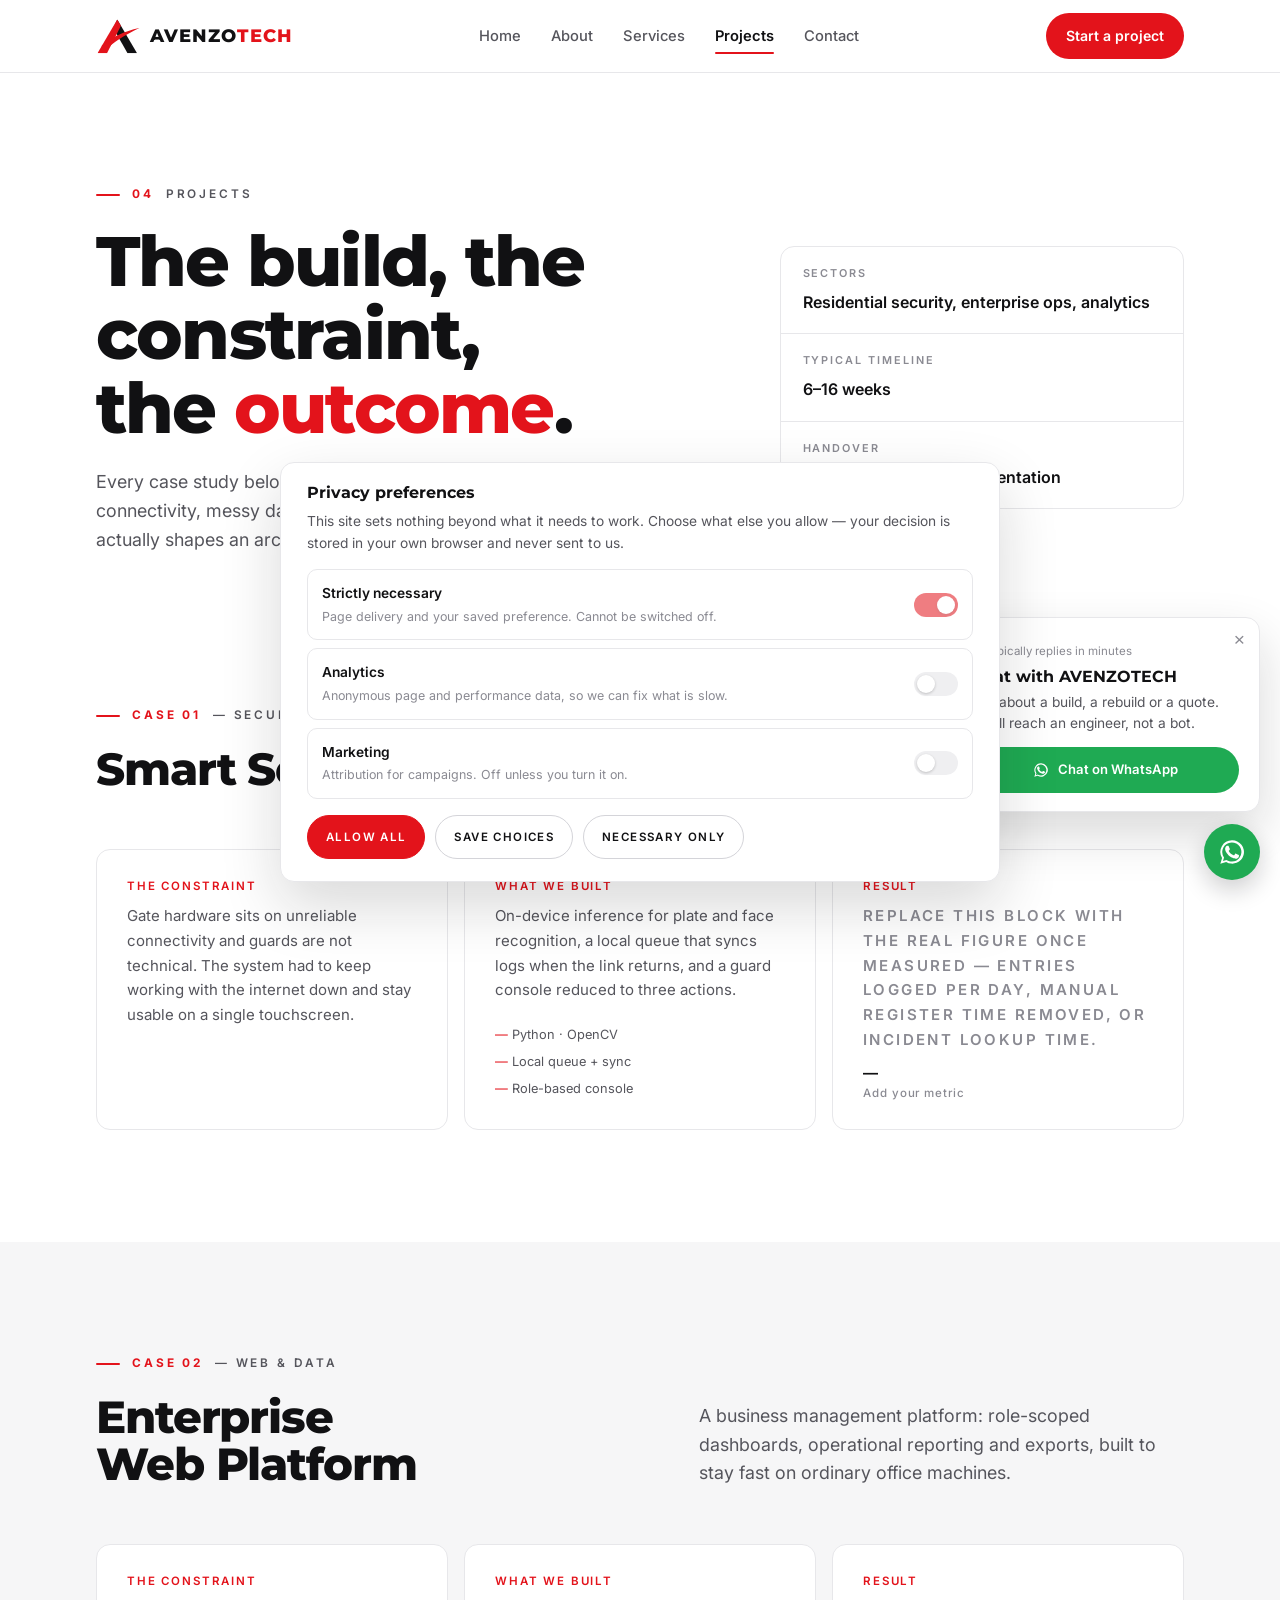
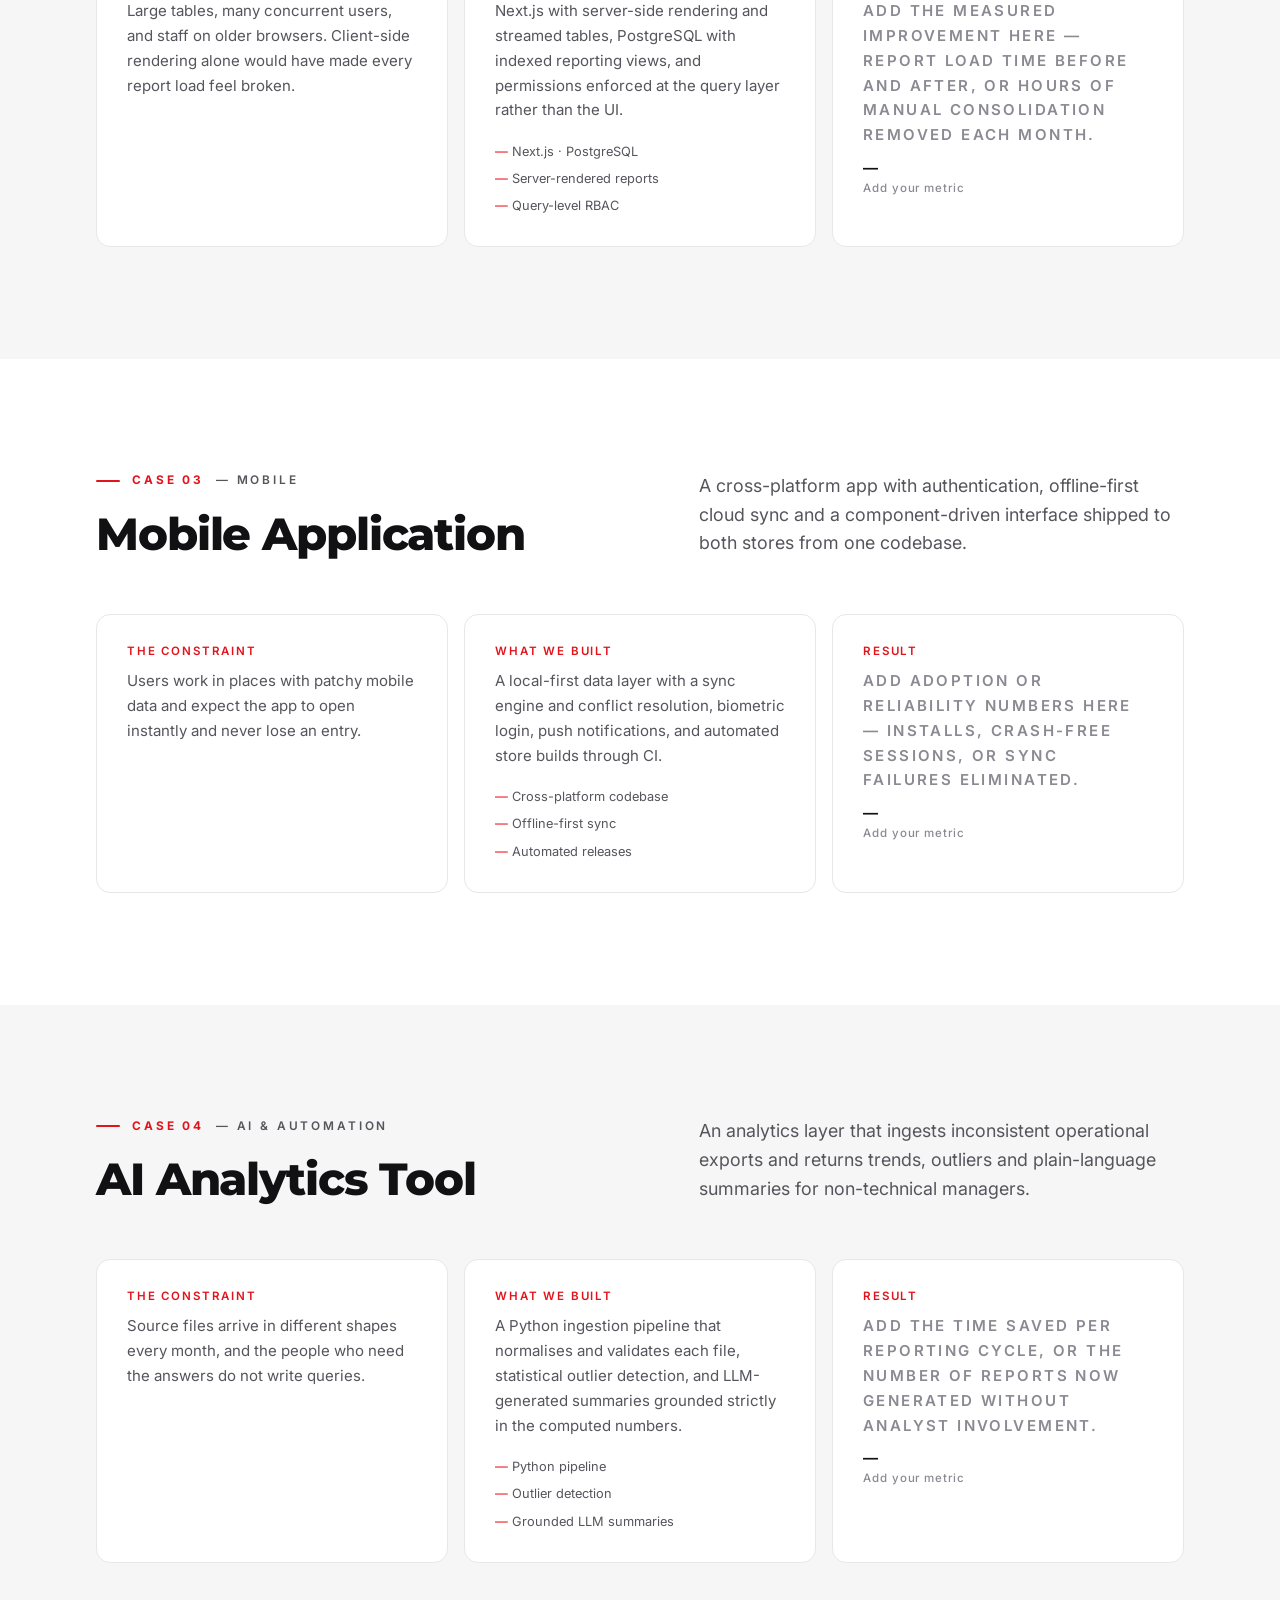
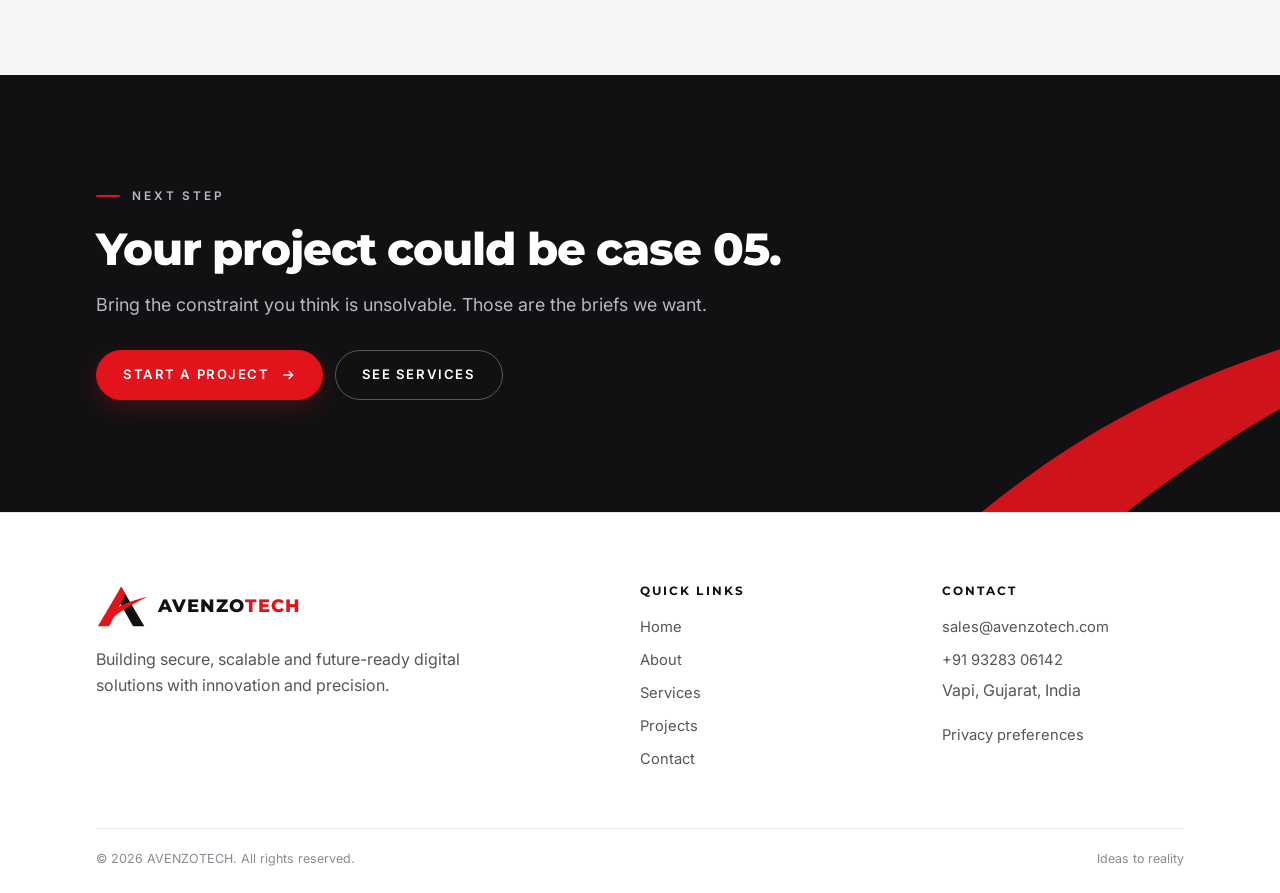
<file: projects.html>
<!DOCTYPE html>
<html lang="en">
<head>
<meta charset="UTF-8" />
<meta name="viewport" content="width=device-width, initial-scale=1.0" />
<title>Projects — Case Studies | AVENZOTECH</title>
<meta name="description" content="Case studies from AVENZOTECH: edge AI security systems, enterprise web platforms, cross-platform mobile apps and analytics tooling." />
<meta name="robots" content="index, follow" />
<link rel="preconnect" href="https://fonts.googleapis.com" />
<link rel="preconnect" href="https://fonts.gstatic.com" crossorigin />
<link href="https://fonts.googleapis.com/css2?family=Inter:wght@400;500;600;700&family=Montserrat:wght@600;700;800&display=swap" rel="stylesheet" />
<link rel="icon" href="favicon.ico" sizes="any" />
<link rel="icon" type="image/svg+xml" href="favicon.svg" />
<link rel="icon" type="image/png" sizes="32x32" href="favicon-32.png" />
<link rel="icon" type="image/png" sizes="16x16" href="favicon-16.png" />
<link rel="apple-touch-icon" href="apple-touch-icon.png" />
<link rel="manifest" href="site.webmanifest" />
<meta name="theme-color" content="#ffffff" />
<link rel="stylesheet" href="styles.css" />
<script>try{if(!sessionStorage.getItem("avenzo.intro")&&!matchMedia("(prefers-reduced-motion: reduce)").matches){document.documentElement.classList.add("has-intro");sessionStorage.setItem("avenzo.intro","1")}}catch(e){}</script>
</head>
<body>
<div class="intro" aria-hidden="true"><div class="intro__in"><svg class="logo" viewBox="0 0 120 100" aria-hidden="true" focusable="false"><path class="logo__r" d="M58 4 L112 96 L86 96 L47 27 Z"/><path class="logo__l" d="M58 4 L68 21 L30 96 L4 96 Z"/><path class="logo__s" d="M14 77 C 42 52, 78 36, 119 27 C 88 42, 58 58, 34 80 Z"/></svg><div class="intro__word">Avenzo<span>tech</span></div><div class="intro__bar"><i></i></div></div></div>
<a class="skip" href="#main">Skip to content</a>
<header class="nav">
  <div class="shell nav__in">
    <a class="brand" href="index.html" aria-label="AVENZOTECH home">
      <svg class="logo" viewBox="0 0 120 100" aria-hidden="true" focusable="false"><path class="logo__r" d="M58 4 L112 96 L86 96 L47 27 Z"/><path class="logo__l" d="M58 4 L68 21 L30 96 L4 96 Z"/><path class="logo__s" d="M14 77 C 42 52, 78 36, 119 27 C 88 42, 58 58, 34 80 Z"/></svg>
      <span class="brand__mark" aria-hidden="true">Avenzo<span>tech</span></span>
    </a>
    <nav class="nav__links" aria-label="Primary">
      <a href="index.html">Home</a>
      <a href="about.html">About</a>
      <a href="services.html">Services</a>
      <a href="projects.html" aria-current="page">Projects</a>
      <a href="contact.html">Contact</a>
    </nav>
    <a class="nav__cta" href="contact.html">Start a project</a>
    <button class="burger" aria-label="Menu" aria-expanded="false"><span></span><span></span><span></span></button>
  </div>
</header>

<main id="main">

<section class="hero" data-section="Projects">
  <div class="shell">
    <div class="hero__grid">
      <div>
        <p class="eyebrow"><b>04</b> Projects</p>
        <h1>The build, the constraint, the <em>outcome</em>.</h1>
        <p class="lede">Every case study below states what the system had to survive — bad connectivity, messy data, non-technical users — because that is what actually shapes an architecture.</p>
      </div>
      <dl class="facts" data-reveal>
        <div><dt>Sectors</dt><dd>Residential security, enterprise ops, analytics</dd></div>
        <div><dt>Typical timeline</dt><dd>6–16 weeks</dd></div>
        <div><dt>Handover</dt><dd>Source, pipelines, documentation</dd></div>
      </dl>
    </div>
  </div>
</section>

<!-- 01 -->
<section class="band band--flush" id="security-hub" data-section="Smart Security Hub">
  <div class="shell">
    <div class="head" data-reveal>
      <div>
        <p class="eyebrow"><b>Case 01</b> — Security &amp; AI</p>
        <h2>Smart Security Hub</h2>
      </div>
      <p class="lede">AI-based society security: vehicle detection, face recognition and a tamper-evident entry–exit log, running on edge hardware at the gate.</p>
    </div>

    <div class="grid-3">
      <article class="card" data-reveal>
        <h4 class="mono">The constraint</h4>
        <p>Gate hardware sits on unreliable connectivity and guards are not technical. The system had to keep working with the internet down and stay usable on a single touchscreen.</p>
      </article>
      <article class="card" data-reveal data-delay="90">
        <h4 class="mono">What we built</h4>
        <p>On-device inference for plate and face recognition, a local queue that syncs logs when the link returns, and a guard console reduced to three actions.</p>
        <ul><li>Python · OpenCV</li><li>Local queue + sync</li><li>Role-based console</li></ul>
      </article>
      <article class="card" data-reveal data-delay="180">
        <h4 class="mono">Result</h4>
        <p class="mono" style="color:var(--ash-dim)">Replace this block with the real figure once measured — entries logged per day, manual register time removed, or incident lookup time.</p>
        <p class="metric">—<small>Add your metric</small></p>
      </article>
    </div>
  </div>
</section>

<!-- 02 -->
<section class="band band--panel" id="enterprise-platform" data-section="Enterprise Platform">
  <div class="shell">
    <div class="head" data-reveal>
      <div>
        <p class="eyebrow"><b>Case 02</b> — Web &amp; Data</p>
        <h2>Enterprise Web Platform</h2>
      </div>
      <p class="lede">A business management platform: role-scoped dashboards, operational reporting and exports, built to stay fast on ordinary office machines.</p>
    </div>

    <div class="grid-3">
      <article class="card" data-reveal>
        <h4 class="mono">The constraint</h4>
        <p>Large tables, many concurrent users, and staff on older browsers. Client-side rendering alone would have made every report load feel broken.</p>
      </article>
      <article class="card" data-reveal data-delay="90">
        <h4 class="mono">What we built</h4>
        <p>Next.js with server-side rendering and streamed tables, PostgreSQL with indexed reporting views, and permissions enforced at the query layer rather than the UI.</p>
        <ul><li>Next.js · PostgreSQL</li><li>Server-rendered reports</li><li>Query-level RBAC</li></ul>
      </article>
      <article class="card" data-reveal data-delay="180">
        <h4 class="mono">Result</h4>
        <p class="mono" style="color:var(--ash-dim)">Add the measured improvement here — report load time before and after, or hours of manual consolidation removed each month.</p>
        <p class="metric">—<small>Add your metric</small></p>
      </article>
    </div>
  </div>
</section>

<!-- 03 -->
<section class="band" id="mobile-app" data-section="Mobile Application">
  <div class="shell">
    <div class="head" data-reveal>
      <div>
        <p class="eyebrow"><b>Case 03</b> — Mobile</p>
        <h2>Mobile Application</h2>
      </div>
      <p class="lede">A cross-platform app with authentication, offline-first cloud sync and a component-driven interface shipped to both stores from one codebase.</p>
    </div>

    <div class="grid-3">
      <article class="card" data-reveal>
        <h4 class="mono">The constraint</h4>
        <p>Users work in places with patchy mobile data and expect the app to open instantly and never lose an entry.</p>
      </article>
      <article class="card" data-reveal data-delay="90">
        <h4 class="mono">What we built</h4>
        <p>A local-first data layer with a sync engine and conflict resolution, biometric login, push notifications, and automated store builds through CI.</p>
        <ul><li>Cross-platform codebase</li><li>Offline-first sync</li><li>Automated releases</li></ul>
      </article>
      <article class="card" data-reveal data-delay="180">
        <h4 class="mono">Result</h4>
        <p class="mono" style="color:var(--ash-dim)">Add adoption or reliability numbers here — installs, crash-free sessions, or sync failures eliminated.</p>
        <p class="metric">—<small>Add your metric</small></p>
      </article>
    </div>
  </div>
</section>

<!-- 04 -->
<section class="band band--panel" id="ai-analytics" data-section="AI Analytics">
  <div class="shell">
    <div class="head" data-reveal>
      <div>
        <p class="eyebrow"><b>Case 04</b> — AI &amp; Automation</p>
        <h2>AI Analytics Tool</h2>
      </div>
      <p class="lede">An analytics layer that ingests inconsistent operational exports and returns trends, outliers and plain-language summaries for non-technical managers.</p>
    </div>

    <div class="grid-3">
      <article class="card" data-reveal>
        <h4 class="mono">The constraint</h4>
        <p>Source files arrive in different shapes every month, and the people who need the answers do not write queries.</p>
      </article>
      <article class="card" data-reveal data-delay="90">
        <h4 class="mono">What we built</h4>
        <p>A Python ingestion pipeline that normalises and validates each file, statistical outlier detection, and LLM-generated summaries grounded strictly in the computed numbers.</p>
        <ul><li>Python pipeline</li><li>Outlier detection</li><li>Grounded LLM summaries</li></ul>
      </article>
      <article class="card" data-reveal data-delay="180">
        <h4 class="mono">Result</h4>
        <p class="mono" style="color:var(--ash-dim)">Add the time saved per reporting cycle, or the number of reports now generated without analyst involvement.</p>
        <p class="metric">—<small>Add your metric</small></p>
      </article>
    </div>
  </div>
</section>

<section class="cta" data-section="Contact">
  <div class="shell">
    <p class="eyebrow">Next step</p>
    <h2>Your project could be case 05.</h2>
    <p class="lede">Bring the constraint you think is unsolvable. Those are the briefs we want.</p>
    <div class="btns" style="margin-top:30px">
      <a class="btn btn--solid" href="contact.html">Start a project
        <svg viewBox="0 0 24 24" fill="none" stroke="currentColor" stroke-width="2"><path d="M5 12h14M13 6l6 6-6 6"/></svg>
      </a>
      <a class="btn btn--ghost" href="services.html">See services</a>
    </div>
  </div>
</section>

</main>

<footer class="foot">
  <div class="shell">
    <div class="foot__grid">
      <div>
        <a class="brand" href="index.html" aria-label="AVENZOTECH home" style="margin-bottom:18px">
      <svg class="logo" viewBox="0 0 120 100" aria-hidden="true" focusable="false"><path class="logo__r" d="M58 4 L112 96 L86 96 L47 27 Z"/><path class="logo__l" d="M58 4 L68 21 L30 96 L4 96 Z"/><path class="logo__s" d="M14 77 C 42 52, 78 36, 119 27 C 88 42, 58 58, 34 80 Z"/></svg>
      <span class="brand__mark" aria-hidden="true">Avenzo<span>tech</span></span>
    </a>
        <p style="max-width:38ch">Building secure, scalable and future-ready digital solutions with innovation and precision.</p>
      </div>
      <div>
        <h4>Quick links</h4>
        <ul>
          <li><a href="index.html">Home</a></li>
          <li><a href="about.html">About</a></li>
          <li><a href="services.html">Services</a></li>
          <li><a href="projects.html">Projects</a></li>
          <li><a href="contact.html">Contact</a></li>
        </ul>
      </div>
      <div>
        <h4>Contact</h4>
        <p><a href="mailto:sales@avenzotech.com">sales@avenzotech.com</a><br><a href="tel:+919328306142">+91 93283 06142</a><br>Vapi, Gujarat, India</p>
        <p style="margin-top:10px"><a href="#" data-consent-open>Privacy preferences</a></p>
      </div>
    </div>
    <div class="foot__bar">
      <span>© <span data-year></span> AVENZOTECH. All rights reserved.</span>
      <span>Ideas to reality</span>
    </div>
  </div>
</footer>


<!-- Privacy controls — granular, opt-in, stored locally only -->
<aside class="consent" role="dialog" aria-label="Privacy preferences" aria-live="polite">
  <h4>Privacy preferences</h4>
  <p>This site sets nothing beyond what it needs to work. Choose what else you allow — your decision is stored in your own browser and never sent to us.</p>
  <div class="consent__rows">
    <div class="consent__row">
      <span>Strictly necessary<small>Page delivery and your saved preference. Cannot be switched off.</small></span>
      <label class="switch"><input type="checkbox" checked disabled aria-label="Strictly necessary — always on" /><i></i></label>
    </div>
    <div class="consent__row">
      <span>Analytics<small>Anonymous page and performance data, so we can fix what is slow.</small></span>
      <label class="switch"><input type="checkbox" id="c-analytics" aria-label="Allow analytics" /><i></i></label>
    </div>
    <div class="consent__row">
      <span>Marketing<small>Attribution for campaigns. Off unless you turn it on.</small></span>
      <label class="switch"><input type="checkbox" id="c-marketing" aria-label="Allow marketing" /><i></i></label>
    </div>
  </div>
  <div class="consent__btns">
    <button class="btn btn--solid" type="button" data-consent-accept>Allow all</button>
    <button class="btn btn--ghost" type="button" data-consent-save>Save choices</button>
    <button class="btn btn--ghost" type="button" data-consent-reject>Necessary only</button>
  </div>
</aside>


<!-- WhatsApp chat -->
<div class="wa" data-wa data-wa-number="919328306142">
  <div class="wa__card" role="dialog" aria-label="Chat on WhatsApp">
    <button class="wa__close" type="button" data-wa-close aria-label="Close">&times;</button>
    <span class="status"><i></i>Typically replies in minutes</span>
    <h4>Chat with AVENZOTECH</h4>
    <p>Ask about a build, a rebuild or a quote. You'll reach an engineer, not a bot.</p>
    <a class="wa__go" href="https://wa.me/919328306142?text=Hi%20AVENZOTECH%2C%20I%27d%20like%20to%20discuss%20a%20project." target="_blank" rel="noopener">
      <svg viewBox="0 0 24 24" fill="currentColor"><path d="M17.5 14.4c-.3-.2-1.7-.9-2-1-.3-.1-.5-.1-.7.1-.2.3-.7 1-.9 1.2-.2.2-.3.2-.6.1-1.7-.9-2.9-1.6-4-3.5-.3-.5.3-.5.8-1.5.1-.2 0-.4 0-.5 0-.2-.7-1.6-.9-2.2-.2-.6-.5-.5-.7-.5h-.6c-.2 0-.5.1-.8.4-.3.3-1 1-1 2.5s1.1 2.9 1.2 3.1c.2.2 2.1 3.2 5.1 4.4 1.9.8 2.6.9 3.5.7.6-.1 1.7-.7 1.9-1.4.2-.7.2-1.2.2-1.4-.1-.2-.3-.3-.5-.5z"/><path d="M12 2A10 10 0 0 0 3.5 17.2L2 22l5-1.5A10 10 0 1 0 12 2zm0 18.2c-1.6 0-3.1-.4-4.4-1.2l-.3-.2-3 .9.9-2.9-.2-.3A8.2 8.2 0 1 1 12 20.2z"/></svg>
      Chat on WhatsApp
    </a>
  </div>
  <button class="wa__btn" type="button" data-wa-toggle aria-label="Open WhatsApp chat" aria-expanded="false">
    <span class="wa__dot">1</span>
    <svg viewBox="0 0 24 24" fill="currentColor"><path d="M17.5 14.4c-.3-.2-1.7-.9-2-1-.3-.1-.5-.1-.7.1-.2.3-.7 1-.9 1.2-.2.2-.3.2-.6.1-1.7-.9-2.9-1.6-4-3.5-.3-.5.3-.5.8-1.5.1-.2 0-.4 0-.5 0-.2-.7-1.6-.9-2.2-.2-.6-.5-.5-.7-.5h-.6c-.2 0-.5.1-.8.4-.3.3-1 1-1 2.5s1.1 2.9 1.2 3.1c.2.2 2.1 3.2 5.1 4.4 1.9.8 2.6.9 3.5.7.6-.1 1.7-.7 1.9-1.4.2-.7.2-1.2.2-1.4-.1-.2-.3-.3-.5-.5z"/><path d="M12 2A10 10 0 0 0 3.5 17.2L2 22l5-1.5A10 10 0 1 0 12 2zm0 18.2c-1.6 0-3.1-.4-4.4-1.2l-.3-.2-3 .9.9-2.9-.2-.3A8.2 8.2 0 1 1 12 20.2z"/></svg>
  </button>
</div>

<script src="main.js" defer></script>
</body>
</html>
</file>
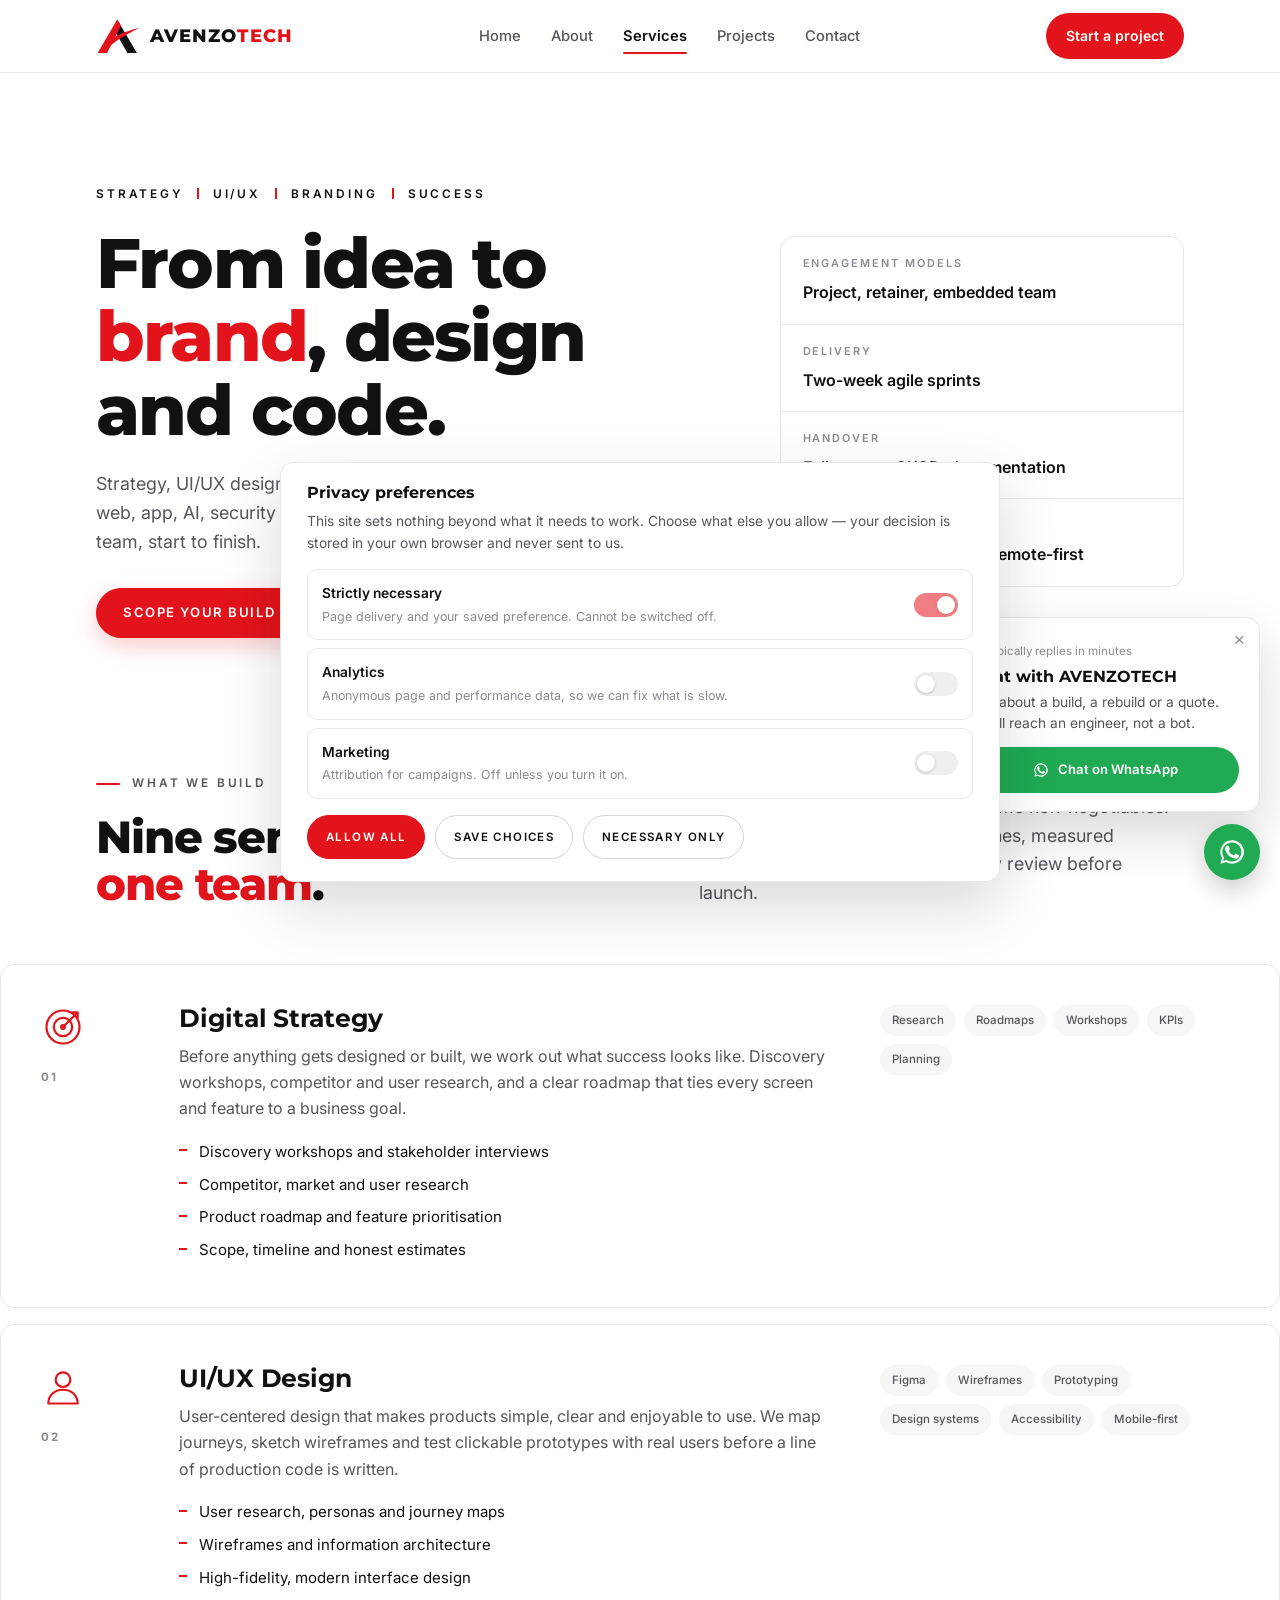
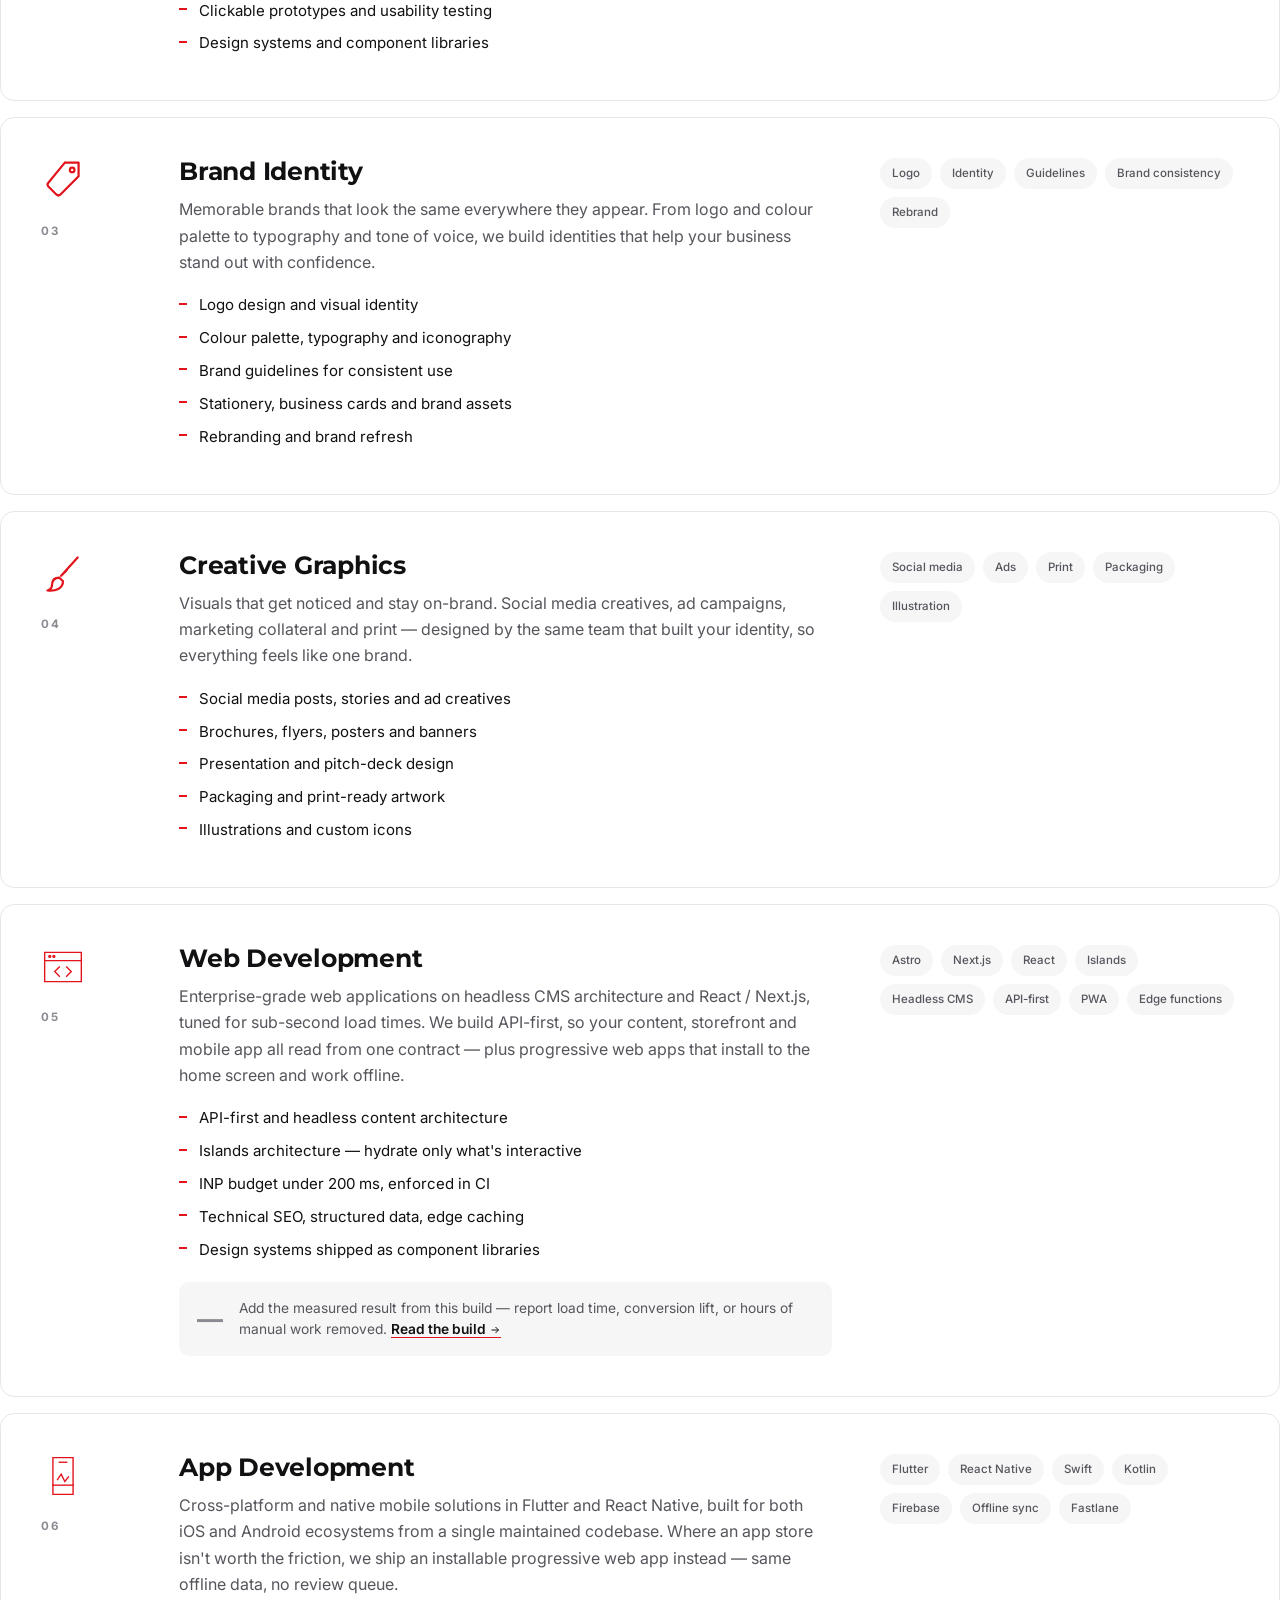
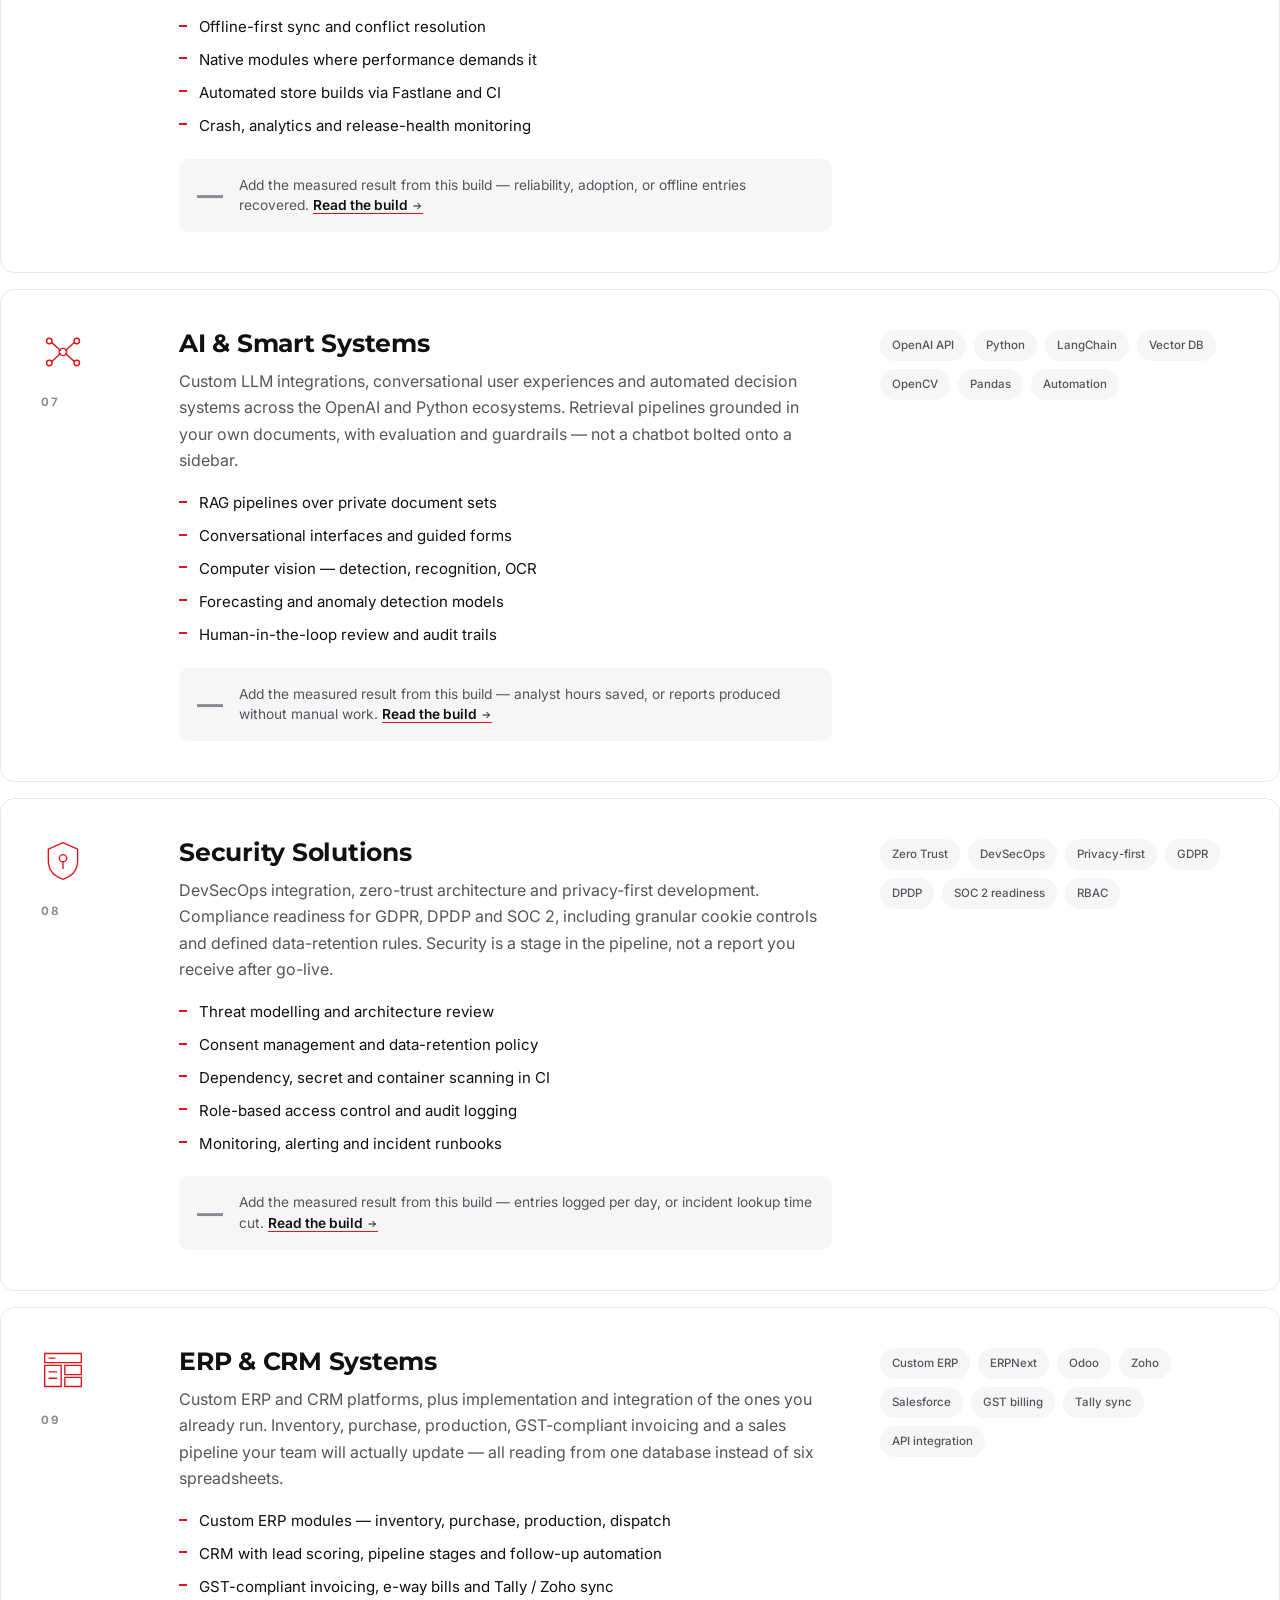
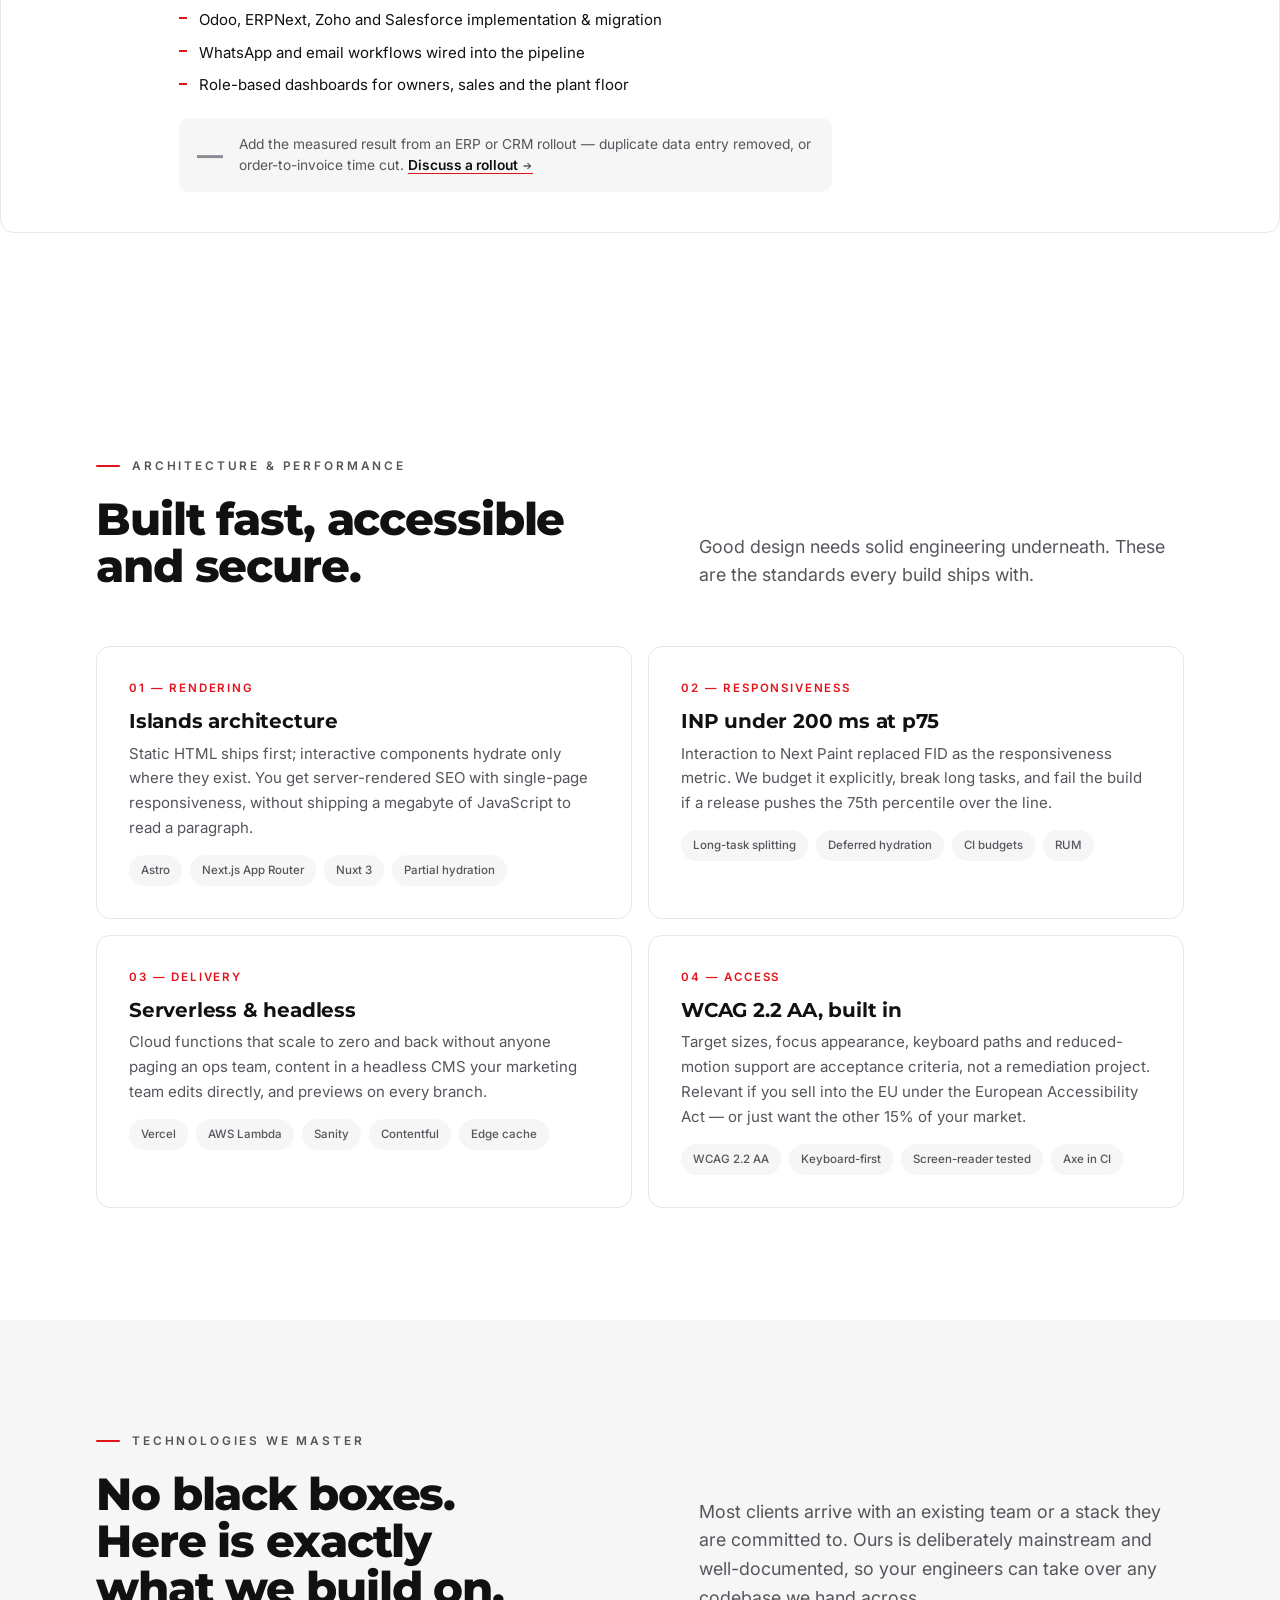
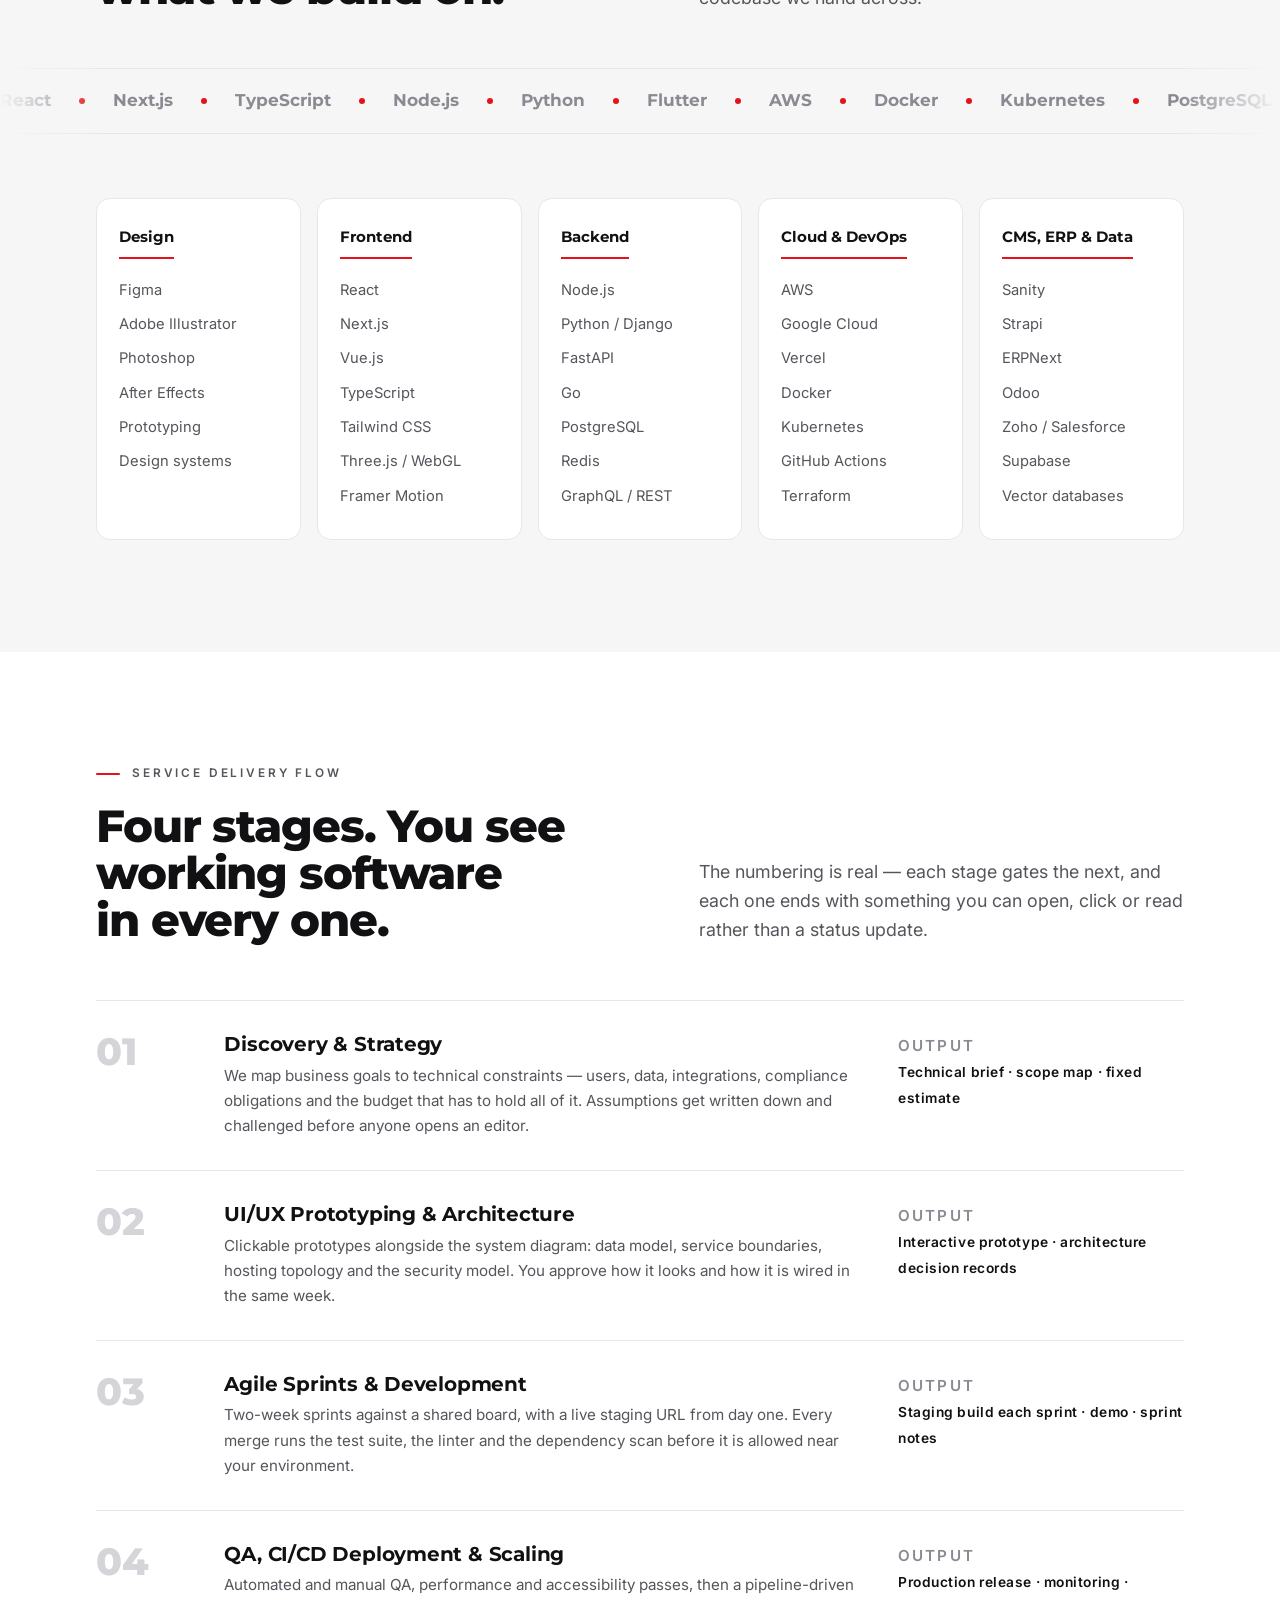
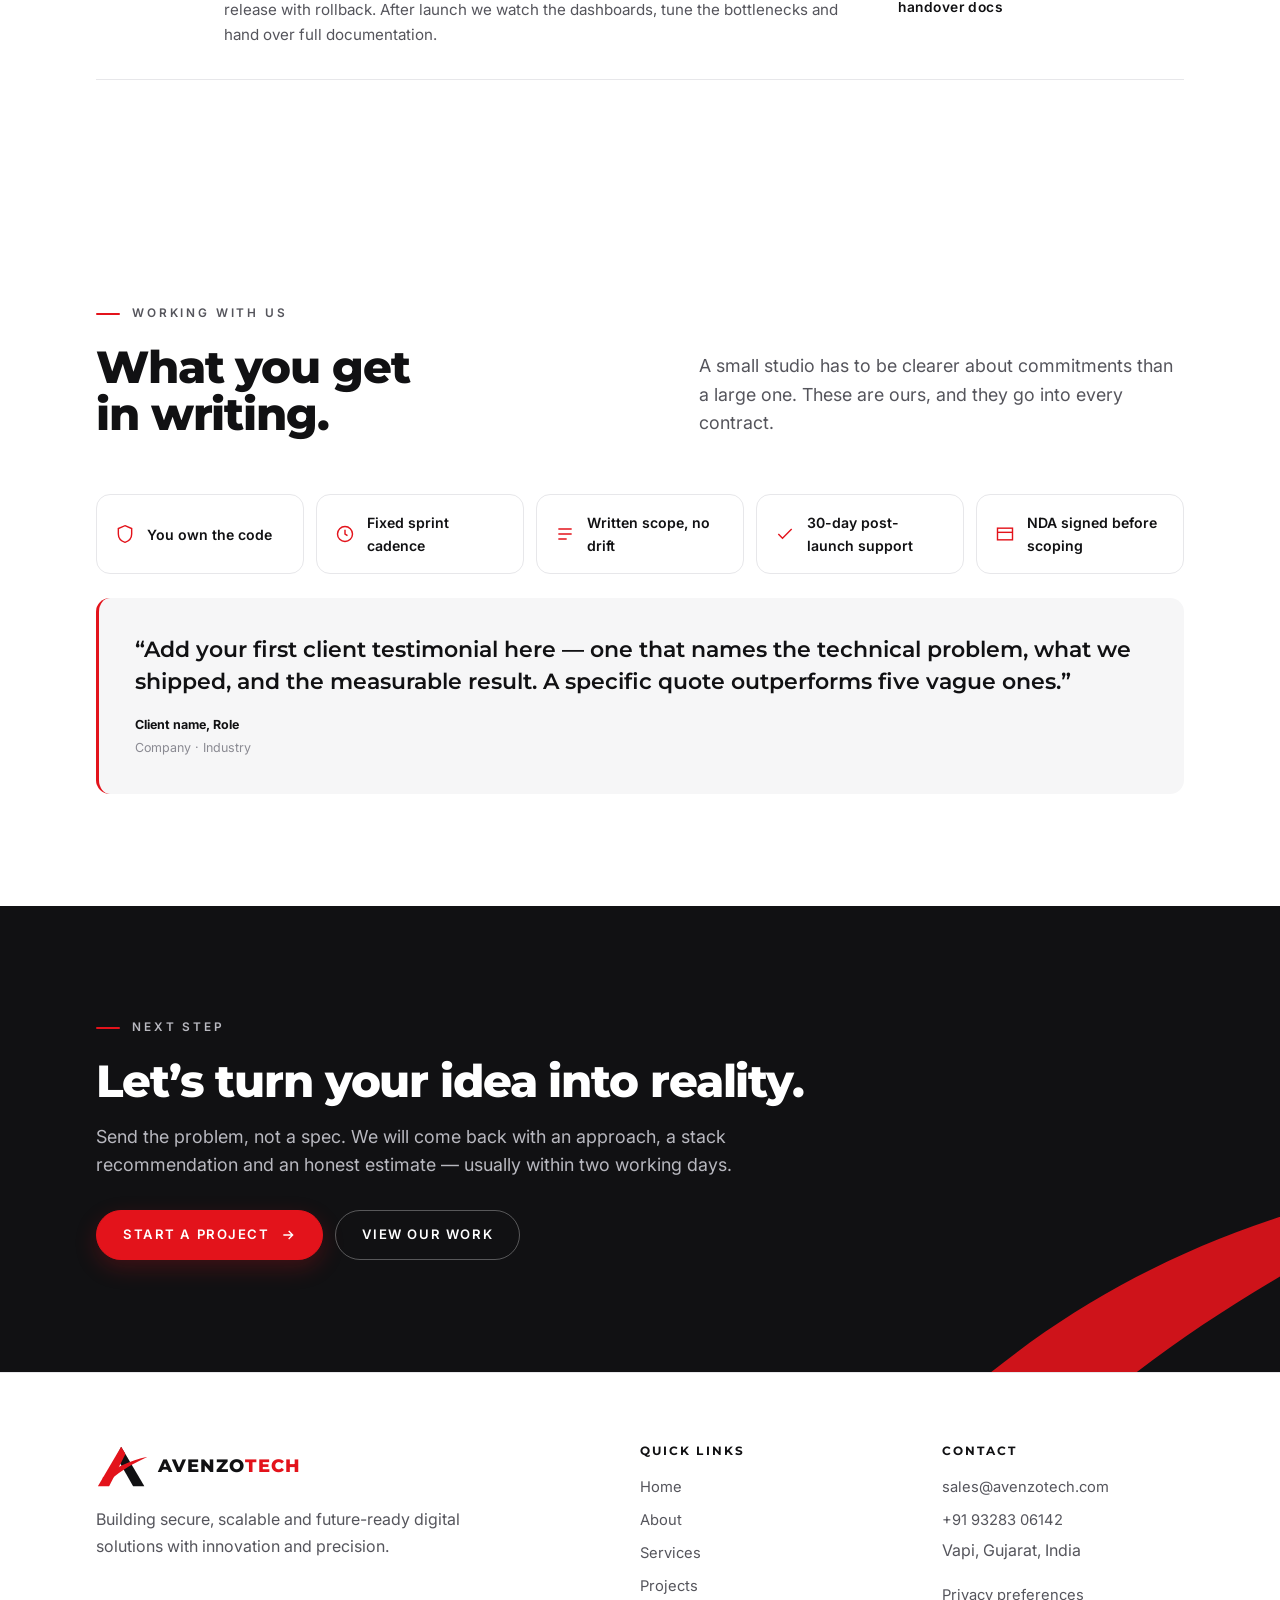
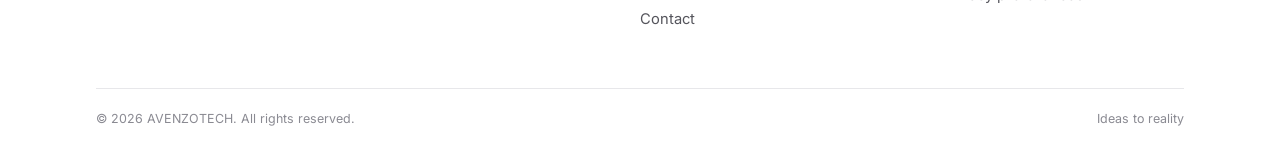
<file: services.html>
<!DOCTYPE html>
<html lang="en">
<head>
<meta charset="UTF-8" />
<meta name="viewport" content="width=device-width, initial-scale=1.0" />
<title>Services — Strategy, UI/UX, Branding, Web, App &amp; AI | AVENZOTECH</title>
<meta name="description" content="AVENZOTECH services: digital strategy, UI/UX design, brand identity, creative graphics, web and app development, AI, security and ERP/CRM systems. Vapi, Gujarat." />
<meta name="robots" content="index, follow" />
<link rel="preconnect" href="https://fonts.googleapis.com" />
<link rel="preconnect" href="https://fonts.gstatic.com" crossorigin />
<link href="https://fonts.googleapis.com/css2?family=Inter:wght@400;500;600;700&family=Montserrat:wght@600;700;800&display=swap" rel="stylesheet" />
<link rel="icon" href="favicon.ico" sizes="any" />
<link rel="icon" type="image/svg+xml" href="favicon.svg" />
<link rel="icon" type="image/png" sizes="32x32" href="favicon-32.png" />
<link rel="icon" type="image/png" sizes="16x16" href="favicon-16.png" />
<link rel="apple-touch-icon" href="apple-touch-icon.png" />
<link rel="manifest" href="site.webmanifest" />
<meta name="theme-color" content="#ffffff" />
<link rel="stylesheet" href="styles.css" />
<script>try{if(!sessionStorage.getItem("avenzo.intro")&&!matchMedia("(prefers-reduced-motion: reduce)").matches){document.documentElement.classList.add("has-intro");sessionStorage.setItem("avenzo.intro","1")}}catch(e){}</script>
</head>
<body>
<div class="intro" aria-hidden="true"><div class="intro__in"><svg class="logo" viewBox="0 0 120 100" aria-hidden="true" focusable="false"><path class="logo__r" d="M58 4 L112 96 L86 96 L47 27 Z"/><path class="logo__l" d="M58 4 L68 21 L30 96 L4 96 Z"/><path class="logo__s" d="M14 77 C 42 52, 78 36, 119 27 C 88 42, 58 58, 34 80 Z"/></svg><div class="intro__word">Avenzo<span>tech</span></div><div class="intro__bar"><i></i></div></div></div>
<a class="skip" href="#main">Skip to content</a>
<header class="nav">
  <div class="shell nav__in">
    <a class="brand" href="index.html" aria-label="AVENZOTECH home">
      <svg class="logo" viewBox="0 0 120 100" aria-hidden="true" focusable="false"><path class="logo__r" d="M58 4 L112 96 L86 96 L47 27 Z"/><path class="logo__l" d="M58 4 L68 21 L30 96 L4 96 Z"/><path class="logo__s" d="M14 77 C 42 52, 78 36, 119 27 C 88 42, 58 58, 34 80 Z"/></svg>
      <span class="brand__mark" aria-hidden="true">Avenzo<span>tech</span></span>
    </a>
    <nav class="nav__links" aria-label="Primary">
      <a href="index.html">Home</a>
      <a href="about.html">About</a>
      <a href="services.html" aria-current="page">Services</a>
      <a href="projects.html">Projects</a>
      <a href="contact.html">Contact</a>
    </nav>
    <a class="nav__cta" href="contact.html">Start a project</a>
    <button class="burger" aria-label="Menu" aria-expanded="false"><span></span><span></span><span></span></button>
  </div>
</header>

<main id="main">

<!-- ============ HERO ============ -->
<section class="hero" data-section="Capabilities">
  <div class="shell">
    <div class="hero__grid">
      <div>
        <p class="pillars"><span>Strategy</span><span>UI/UX</span><span>Branding</span><span>Success</span></p>
        <h1>From idea to <em>brand</em>, design and code.</h1>
        <p class="lede">Strategy, UI/UX design, brand identity and creative graphics — plus the web, app, AI, security and ERP engineering that brings it all to life. One team, start to finish.</p>
        <div class="btns" style="margin-top:32px">
          <a class="btn btn--solid" href="contact.html">Scope your build
            <svg viewBox="0 0 24 24" fill="none" stroke="currentColor" stroke-width="2"><path d="M5 12h14M13 6l6 6-6 6"/></svg>
          </a>
          <a class="btn btn--ghost" href="#stack">See the tools</a>
        </div>
      </div>
      <dl class="facts" data-reveal>
        <div><dt>Engagement models</dt><dd>Project, retainer, embedded team</dd></div>
        <div><dt>Delivery</dt><dd>Two-week agile sprints</dd></div>
        <div><dt>Handover</dt><dd>Full source, CI/CD, documentation</dd></div>
        <div><dt>Based in</dt><dd>Vapi, Gujarat — working remote-first</dd></div>
      </dl>
    </div>
  </div>
</section>

<!-- ============ CAPABILITIES ============ -->
<section class="band band--flush" data-section="What we build">
  <div class="shell">
    <div class="head" data-reveal>
      <div>
        <p class="eyebrow">What we build</p>
        <h2>Nine services, <em>one team</em>.</h2>
      </div>
      <p class="lede">Every engagement ships with the same non-negotiables: typed codebases, automated pipelines, measured performance budgets and a security review before launch.</p>
    </div>
  </div>

  <div class="caps">

    <!-- Strategy -->
    <article class="cap" data-reveal>
      <div>
        <div class="cap__icon">
          <svg viewBox="0 0 48 48" fill="none" stroke="currentColor" stroke-width="2.4" stroke-linecap="round" stroke-linejoin="round"><circle cx="24" cy="24" r="18"/><circle cx="24" cy="24" r="10"/><circle cx="24" cy="24" r="2"/><path d="M24 24 40 8M34 8h6v6"/></svg>
        </div>
        <p class="cap__num">01</p>
      </div>
      <div>
        <h3>Digital Strategy</h3>
        <p>Before anything gets designed or built, we work out what success looks like. Discovery workshops, competitor and user research, and a clear roadmap that ties every screen and feature to a business goal.</p>
        <ul class="deliver">
          <li>Discovery workshops and stakeholder interviews</li>
          <li>Competitor, market and user research</li>
          <li>Product roadmap and feature prioritisation</li>
          <li>Scope, timeline and honest estimates</li>
        </ul>
      </div>
      <div class="tags">
        <span>Research</span><span>Roadmaps</span><span>Workshops</span><span>KPIs</span><span>Planning</span>
      </div>
    </article>
    <!-- UI/UX -->
    <article class="cap" data-reveal>
      <div>
        <div class="cap__icon">
          <svg viewBox="0 0 48 48" fill="none" stroke="currentColor" stroke-width="2.4" stroke-linecap="round" stroke-linejoin="round"><circle cx="24" cy="16" r="8"/><path d="M8 42c0-9 7-15 16-15s16 6 16 15z"/></svg>
        </div>
        <p class="cap__num">02</p>
      </div>
      <div>
        <h3>UI/UX Design</h3>
        <p>User-centered design that makes products simple, clear and enjoyable to use. We map journeys, sketch wireframes and test clickable prototypes with real users before a line of production code is written.</p>
        <ul class="deliver">
          <li>User research, personas and journey maps</li>
          <li>Wireframes and information architecture</li>
          <li>High-fidelity, modern interface design</li>
          <li>Clickable prototypes and usability testing</li>
          <li>Design systems and component libraries</li>
        </ul>
      </div>
      <div class="tags">
        <span>Figma</span><span>Wireframes</span><span>Prototyping</span><span>Design systems</span><span>Accessibility</span><span>Mobile-first</span>
      </div>
    </article>
    <!-- Brand -->
    <article class="cap" data-reveal>
      <div>
        <div class="cap__icon">
          <svg viewBox="0 0 48 48" fill="none" stroke="currentColor" stroke-width="2.4" stroke-linecap="round" stroke-linejoin="round"><path d="M26 5h15v15L21 40a3 3 0 0 1-4 0L8 31a3 3 0 0 1 0-4z"/><circle cx="34" cy="13" r="2.5"/></svg>
        </div>
        <p class="cap__num">03</p>
      </div>
      <div>
        <h3>Brand Identity</h3>
        <p>Memorable brands that look the same everywhere they appear. From logo and colour palette to typography and tone of voice, we build identities that help your business stand out with confidence.</p>
        <ul class="deliver">
          <li>Logo design and visual identity</li>
          <li>Colour palette, typography and iconography</li>
          <li>Brand guidelines for consistent use</li>
          <li>Stationery, business cards and brand assets</li>
          <li>Rebranding and brand refresh</li>
        </ul>
      </div>
      <div class="tags">
        <span>Logo</span><span>Identity</span><span>Guidelines</span><span>Brand consistency</span><span>Rebrand</span>
      </div>
    </article>
    <!-- Graphics -->
    <article class="cap" data-reveal>
      <div>
        <div class="cap__icon">
          <svg viewBox="0 0 48 48" fill="none" stroke="currentColor" stroke-width="2.4" stroke-linecap="round" stroke-linejoin="round"><path d="M40 6 22 26M28 20l-6 6"/><path d="M20 28c-5 0-8 3-8 8 0 3-2 5-5 6 9 1 17-2 17-10z"/></svg>
        </div>
        <p class="cap__num">04</p>
      </div>
      <div>
        <h3>Creative Graphics</h3>
        <p>Visuals that get noticed and stay on-brand. Social media creatives, ad campaigns, marketing collateral and print — designed by the same team that built your identity, so everything feels like one brand.</p>
        <ul class="deliver">
          <li>Social media posts, stories and ad creatives</li>
          <li>Brochures, flyers, posters and banners</li>
          <li>Presentation and pitch-deck design</li>
          <li>Packaging and print-ready artwork</li>
          <li>Illustrations and custom icons</li>
        </ul>
      </div>
      <div class="tags">
        <span>Social media</span><span>Ads</span><span>Print</span><span>Packaging</span><span>Illustration</span>
      </div>
    </article>
    <!-- Web -->
    <article class="cap" data-reveal>
      <div>
        <div class="cap__icon">
          <svg viewBox="0 0 48 48" fill="none" stroke="currentColor" stroke-width="1.5" stroke-linecap="square">
            <rect x="4" y="8" width="40" height="32"/><path d="M4 17h40"/>
            <circle cx="9.5" cy="12.5" r="1"/><circle cx="14" cy="12.5" r="1"/>
            <path d="M20 24l-5 5 5 5M28 24l5 5-5 5"/>
          </svg>
        </div>
        <p class="cap__num">05</p>
      </div>
      <div>
        <h3>Web Development</h3>
        <p>Enterprise-grade web applications on headless CMS architecture and React / Next.js, tuned for sub-second load times. We build API-first, so your content, storefront and mobile app all read from one contract — plus progressive web apps that install to the home screen and work offline.</p>
        <ul class="deliver">
          <li>API-first and headless content architecture</li>
          <li>Islands architecture — hydrate only what's interactive</li>
          <li>INP budget under 200&nbsp;ms, enforced in CI</li>
          <li>Technical SEO, structured data, edge caching</li>
          <li>Design systems shipped as component libraries</li>
        </ul>
        <div class="minicase">
          <div class="minicase__n" data-empty="true">—</div>
          <p><!-- Replace the dash with the real figure, e.g. "1.2s" or "-64%" --> Add the measured result from this build — report load time, conversion lift, or hours of manual work removed. <a href="projects.html#enterprise-platform">Read the build <svg width="14" height="14" viewBox="0 0 24 24" fill="none" stroke="currentColor" stroke-width="2"><path d="M5 12h14M13 6l6 6-6 6"/></svg></a></p>
        </div>
      </div>
      <div class="tags">
        <span>Astro</span><span>Next.js</span><span>React</span><span>Islands</span><span>Headless CMS</span><span>API-first</span><span>PWA</span><span>Edge functions</span>
      </div>
    </article>

    <!-- App -->
    <article class="cap" data-reveal>
      <div>
        <div class="cap__icon">
          <svg viewBox="0 0 48 48" fill="none" stroke="currentColor" stroke-width="1.5" stroke-linecap="square">
            <rect x="13" y="4" width="22" height="40"/><path d="M20 9h8"/>
            <path d="M18 28l4-6 4 8 4-5"/><path d="M13 34h22"/>
          </svg>
        </div>
        <p class="cap__num">06</p>
      </div>
      <div>
        <h3>App Development</h3>
        <p>Cross-platform and native mobile solutions in Flutter and React Native, built for both iOS and Android ecosystems from a single maintained codebase. Where an app store isn't worth the friction, we ship an installable progressive web app instead — same offline data, no review queue.</p>
        <ul class="deliver">
          <li>Offline-first sync and conflict resolution</li>
          <li>Native modules where performance demands it</li>
          <li>Automated store builds via Fastlane and CI</li>
          <li>Crash, analytics and release-health monitoring</li>
        </ul>
        <div class="minicase">
          <div class="minicase__n" data-empty="true">—</div>
          <p><!-- Replace with a real number: crash-free sessions, installs, sync failures removed --> Add the measured result from this build — reliability, adoption, or offline entries recovered. <a href="projects.html#mobile-app">Read the build <svg width="14" height="14" viewBox="0 0 24 24" fill="none" stroke="currentColor" stroke-width="2"><path d="M5 12h14M13 6l6 6-6 6"/></svg></a></p>
        </div>
      </div>
      <div class="tags">
        <span>Flutter</span><span>React Native</span><span>Swift</span><span>Kotlin</span><span>Firebase</span><span>Offline sync</span><span>Fastlane</span>
      </div>
    </article>

    <!-- AI -->
    <article class="cap" data-reveal>
      <div>
        <div class="cap__icon">
          <svg viewBox="0 0 48 48" fill="none" stroke="currentColor" stroke-width="1.5" stroke-linecap="square">
            <circle cx="24" cy="24" r="4"/><circle cx="9" cy="12" r="3"/><circle cx="9" cy="36" r="3"/>
            <circle cx="39" cy="12" r="3"/><circle cx="39" cy="36" r="3"/>
            <path d="M12 14l9 8M12 34l9-8M36 14l-9 8M36 34l-9-8"/>
          </svg>
        </div>
        <p class="cap__num">07</p>
      </div>
      <div>
        <h3>AI &amp; Smart Systems</h3>
        <p>Custom LLM integrations, conversational user experiences and automated decision systems across the OpenAI and Python ecosystems. Retrieval pipelines grounded in your own documents, with evaluation and guardrails — not a chatbot bolted onto a sidebar.</p>
        <ul class="deliver">
          <li>RAG pipelines over private document sets</li>
          <li>Conversational interfaces and guided forms</li>
          <li>Computer vision — detection, recognition, OCR</li>
          <li>Forecasting and anomaly detection models</li>
          <li>Human-in-the-loop review and audit trails</li>
        </ul>
        <div class="minicase">
          <div class="minicase__n" data-empty="true">—</div>
          <p><!-- Replace with hours saved per cycle or reports auto-generated --> Add the measured result from this build — analyst hours saved, or reports produced without manual work. <a href="projects.html#ai-analytics">Read the build <svg width="14" height="14" viewBox="0 0 24 24" fill="none" stroke="currentColor" stroke-width="2"><path d="M5 12h14M13 6l6 6-6 6"/></svg></a></p>
        </div>
      </div>
      <div class="tags">
        <span>OpenAI API</span><span>Python</span><span>LangChain</span><span>Vector DB</span><span>OpenCV</span><span>Pandas</span><span>Automation</span>
      </div>
    </article>

    <!-- Security -->
    <article class="cap" data-reveal>
      <div>
        <div class="cap__icon">
          <svg viewBox="0 0 48 48" fill="none" stroke="currentColor" stroke-width="1.5" stroke-linecap="square">
            <path d="M24 4l16 7v13c0 11-7 17-16 20-9-3-16-9-16-20V11z"/>
            <circle cx="24" cy="21" r="4"/><path d="M24 25v7"/>
          </svg>
        </div>
        <p class="cap__num">08</p>
      </div>
      <div>
        <h3>Security Solutions</h3>
        <p>DevSecOps integration, zero-trust architecture and privacy-first development. Compliance readiness for GDPR, DPDP and SOC 2, including granular cookie controls and defined data-retention rules. Security is a stage in the pipeline, not a report you receive after go-live.</p>
        <ul class="deliver">
          <li>Threat modelling and architecture review</li>
          <li>Consent management and data-retention policy</li>
          <li>Dependency, secret and container scanning in CI</li>
          <li>Role-based access control and audit logging</li>
          <li>Monitoring, alerting and incident runbooks</li>
        </ul>
        <div class="minicase">
          <div class="minicase__n" data-empty="true">—</div>
          <p><!-- Replace with entries logged/day, or lookup time cut --> Add the measured result from this build — entries logged per day, or incident lookup time cut. <a href="projects.html#security-hub">Read the build <svg width="14" height="14" viewBox="0 0 24 24" fill="none" stroke="currentColor" stroke-width="2"><path d="M5 12h14M13 6l6 6-6 6"/></svg></a></p>
        </div>
      </div>
      <div class="tags">
        <span>Zero Trust</span><span>DevSecOps</span><span>Privacy-first</span><span>GDPR</span><span>DPDP</span><span>SOC 2 readiness</span><span>RBAC</span>
      </div>
    </article>

    <!-- ERP & CRM -->
    <article class="cap" data-reveal>
      <div>
        <div class="cap__icon">
          <svg viewBox="0 0 48 48" fill="none" stroke="currentColor" stroke-width="1.5" stroke-linecap="square">
            <rect x="4" y="6" width="40" height="10"/><rect x="4" y="19" width="18" height="23"/><rect x="26" y="19" width="18" height="10"/><rect x="26" y="32" width="18" height="10"/>
            <path d="M9 11h6M9 26h8M9 33h8"/>
          </svg>
        </div>
        <p class="cap__num">09</p>
      </div>
      <div>
        <h3>ERP &amp; CRM Systems</h3>
        <p>Custom ERP and CRM platforms, plus implementation and integration of the ones you already run. Inventory, purchase, production, GST-compliant invoicing and a sales pipeline your team will actually update — all reading from one database instead of six spreadsheets.</p>
        <ul class="deliver">
          <li>Custom ERP modules — inventory, purchase, production, dispatch</li>
          <li>CRM with lead scoring, pipeline stages and follow-up automation</li>
          <li>GST-compliant invoicing, e-way bills and Tally / Zoho sync</li>
          <li>Odoo, ERPNext, Zoho and Salesforce implementation &amp; migration</li>
          <li>WhatsApp and email workflows wired into the pipeline</li>
          <li>Role-based dashboards for owners, sales and the plant floor</li>
        </ul>
        <div class="minicase">
          <div class="minicase__n" data-empty="true">&mdash;</div>
          <p><!-- Replace with a real number: hours of duplicate entry removed, or order-to-invoice time cut --> Add the measured result from an ERP or CRM rollout — duplicate data entry removed, or order-to-invoice time cut. <a href="contact.html">Discuss a rollout <svg width="14" height="14" viewBox="0 0 24 24" fill="none" stroke="currentColor" stroke-width="2"><path d="M5 12h14M13 6l6 6-6 6"/></svg></a></p>
        </div>
      </div>
      <div class="tags">
        <span>Custom ERP</span><span>ERPNext</span><span>Odoo</span><span>Zoho</span><span>Salesforce</span><span>GST billing</span><span>Tally sync</span><span>API integration</span>
      </div>
    </article>

  </div>
</section>


<!-- ============ ARCHITECTURE & PERFORMANCE ============ -->
<section class="band" id="architecture" data-section="Architecture">
  <div class="shell">
    <div class="head" data-reveal>
      <div>
        <p class="eyebrow">Architecture &amp; performance</p>
        <h2>Built fast, accessible and secure.</h2>
      </div>
      <p class="lede">Good design needs solid engineering underneath. These are the standards every build ships with.</p>
    </div>

    <div class="arch">
      <div class="arch__cell" data-reveal>
        <span class="mono">01 — Rendering</span>
        <h3>Islands architecture</h3>
        <p>Static HTML ships first; interactive components hydrate only where they exist. You get server-rendered SEO with single-page responsiveness, without shipping a megabyte of JavaScript to read a paragraph.</p>
        <div class="tags"><span>Astro</span><span>Next.js App Router</span><span>Nuxt 3</span><span>Partial hydration</span></div>
      </div>
      <div class="arch__cell" data-reveal data-delay="80">
        <span class="mono">02 — Responsiveness</span>
        <h3>INP under 200&nbsp;ms at p75</h3>
        <p>Interaction to Next Paint replaced FID as the responsiveness metric. We budget it explicitly, break long tasks, and fail the build if a release pushes the 75th percentile over the line.</p>
        <div class="tags"><span>Long-task splitting</span><span>Deferred hydration</span><span>CI budgets</span><span>RUM</span></div>
      </div>
      <div class="arch__cell" data-reveal data-delay="160">
        <span class="mono">03 — Delivery</span>
        <h3>Serverless &amp; headless</h3>
        <p>Cloud functions that scale to zero and back without anyone paging an ops team, content in a headless CMS your marketing team edits directly, and previews on every branch.</p>
        <div class="tags"><span>Vercel</span><span>AWS Lambda</span><span>Sanity</span><span>Contentful</span><span>Edge cache</span></div>
      </div>
      <div class="arch__cell" data-reveal data-delay="240">
        <span class="mono">04 — Access</span>
        <h3>WCAG 2.2 AA, built in</h3>
        <p>Target sizes, focus appearance, keyboard paths and reduced-motion support are acceptance criteria, not a remediation project. Relevant if you sell into the EU under the European Accessibility Act — or just want the other 15% of your market.</p>
        <div class="tags"><span>WCAG 2.2 AA</span><span>Keyboard-first</span><span>Screen-reader tested</span><span>Axe in CI</span></div>
      </div>
    </div>
  </div>
</section>

<!-- ============ TECH STACK ============ -->
<section class="band band--panel" id="stack" data-section="Stack">
  <div class="shell">
    <div class="head" data-reveal>
      <div>
        <p class="eyebrow">Technologies we master</p>
        <h2>No black boxes. Here is exactly what we build on.</h2>
      </div>
      <p class="lede">Most clients arrive with an existing team or a stack they are committed to. Ours is deliberately mainstream and well-documented, so your engineers can take over any codebase we hand across.</p>
    </div>
  </div>

  <div class="marquee" aria-hidden="true">
    <div class="marquee__track">
      <span>React</span><span>Next.js</span><span>TypeScript</span><span>Node.js</span><span>Python</span><span>Flutter</span><span>AWS</span><span>Docker</span><span>Kubernetes</span><span>PostgreSQL</span><span>Three.js</span><span>Tailwind</span>
      <span>React</span><span>Next.js</span><span>TypeScript</span><span>Node.js</span><span>Python</span><span>Flutter</span><span>AWS</span><span>Docker</span><span>Kubernetes</span><span>PostgreSQL</span><span>Three.js</span><span>Tailwind</span>
    </div>
  </div>

  <div class="shell" style="margin-top:clamp(36px,5vw,64px)">
    <div class="stack" data-reveal>
      <div class="stack__col">
        <h4>Design</h4>
        <ul><li>Figma</li><li>Adobe Illustrator</li><li>Photoshop</li><li>After Effects</li><li>Prototyping</li><li>Design systems</li></ul>
      </div>
      <div class="stack__col">
        <h4>Frontend</h4>
        <ul><li>React</li><li>Next.js</li><li>Vue.js</li><li>TypeScript</li><li>Tailwind CSS</li><li>Three.js / WebGL</li><li>Framer Motion</li></ul>
      </div>
      <div class="stack__col">
        <h4>Backend</h4>
        <ul><li>Node.js</li><li>Python / Django</li><li>FastAPI</li><li>Go</li><li>PostgreSQL</li><li>Redis</li><li>GraphQL / REST</li></ul>
      </div>
      <div class="stack__col">
        <h4>Cloud &amp; DevOps</h4>
        <ul><li>AWS</li><li>Google Cloud</li><li>Vercel</li><li>Docker</li><li>Kubernetes</li><li>GitHub Actions</li><li>Terraform</li></ul>
      </div>
      <div class="stack__col">
        <h4>CMS, ERP &amp; Data</h4>
        <ul><li>Sanity</li><li>Strapi</li><li>ERPNext</li><li>Odoo</li><li>Zoho / Salesforce</li><li>Supabase</li><li>Vector databases</li></ul>
      </div>
    </div>
  </div>
</section>

<!-- ============ DELIVERY FLOW ============ -->
<section class="band" data-section="How we work">
  <div class="shell">
    <div class="head" data-reveal>
      <div>
        <p class="eyebrow">Service delivery flow</p>
        <h2>Four stages. You see working software in every one.</h2>
      </div>
      <p class="lede">The numbering is real — each stage gates the next, and each one ends with something you can open, click or read rather than a status update.</p>
    </div>

    <div class="flow">
      <article class="flow__step" data-reveal>
        <div class="flow__n">01</div>
        <div>
          <h3>Discovery &amp; Strategy</h3>
          <p>We map business goals to technical constraints — users, data, integrations, compliance obligations and the budget that has to hold all of it. Assumptions get written down and challenged before anyone opens an editor.</p>
        </div>
        <p class="flow__out">Output<br><b>Technical brief · scope map · fixed estimate</b></p>
      </article>

      <article class="flow__step" data-reveal>
        <div class="flow__n">02</div>
        <div>
          <h3>UI/UX Prototyping &amp; Architecture</h3>
          <p>Clickable prototypes alongside the system diagram: data model, service boundaries, hosting topology and the security model. You approve how it looks and how it is wired in the same week.</p>
        </div>
        <p class="flow__out">Output<br><b>Interactive prototype · architecture decision records</b></p>
      </article>

      <article class="flow__step" data-reveal>
        <div class="flow__n">03</div>
        <div>
          <h3>Agile Sprints &amp; Development</h3>
          <p>Two-week sprints against a shared board, with a live staging URL from day one. Every merge runs the test suite, the linter and the dependency scan before it is allowed near your environment.</p>
        </div>
        <p class="flow__out">Output<br><b>Staging build each sprint · demo · sprint notes</b></p>
      </article>

      <article class="flow__step" data-reveal>
        <div class="flow__n">04</div>
        <div>
          <h3>QA, CI/CD Deployment &amp; Scaling</h3>
          <p>Automated and manual QA, performance and accessibility passes, then a pipeline-driven release with rollback. After launch we watch the dashboards, tune the bottlenecks and hand over full documentation.</p>
        </div>
        <p class="flow__out">Output<br><b>Production release · monitoring · handover docs</b></p>
      </article>
    </div>
  </div>
</section>

<!-- ============ TRUST ============ -->
<section class="band" data-section="Trust">
  <div class="shell">
    <div class="head" data-reveal>
      <div>
        <p class="eyebrow">Working with us</p>
        <h2>What you get in writing.</h2>
      </div>
      <p class="lede">A small studio has to be clearer about commitments than a large one. These are ours, and they go into every contract.</p>
    </div>

    <div class="badges" data-reveal>
      <div class="badge"><svg viewBox="0 0 24 24" fill="none" stroke="currentColor" stroke-width="1.7"><path d="M12 2l8 3.5V12c0 5.5-3.5 8.5-8 10-4.5-1.5-8-4.5-8-10V5.5z"/></svg>You own the code</div>
      <div class="badge"><svg viewBox="0 0 24 24" fill="none" stroke="currentColor" stroke-width="1.7"><circle cx="12" cy="12" r="9"/><path d="M12 7v5l3 2"/></svg>Fixed sprint cadence</div>
      <div class="badge"><svg viewBox="0 0 24 24" fill="none" stroke="currentColor" stroke-width="1.7"><path d="M4 6h16M4 12h16M4 18h10"/></svg>Written scope, no drift</div>
      <div class="badge"><svg viewBox="0 0 24 24" fill="none" stroke="currentColor" stroke-width="1.7"><path d="M20 6L9 17l-5-5"/></svg>30-day post-launch support</div>
      <div class="badge"><svg viewBox="0 0 24 24" fill="none" stroke="currentColor" stroke-width="1.7"><rect x="3" y="5" width="18" height="14"/><path d="M3 10h18"/></svg>NDA signed before scoping</div>
    </div>

    <!-- TODO: replace with a real client quote once you have one. Keep it results-driven. -->
    <figure class="quote" style="margin-top:24px" data-reveal>
      <blockquote>“Add your first client testimonial here — one that names the technical problem, what we shipped, and the measurable result. A specific quote outperforms five vague ones.”</blockquote>
      <figcaption><b>Client name, Role</b>Company · Industry</figcaption>
    </figure>
  </div>
</section>

<!-- ============ CTA ============ -->
<section class="cta" data-section="Contact">
  <div class="shell">
    <p class="eyebrow">Next step</p>
    <h2>Let’s turn your idea into reality.</h2>
    <p class="lede">Send the problem, not a spec. We will come back with an approach, a stack recommendation and an honest estimate — usually within two working days.</p>
    <div class="btns" style="margin-top:30px">
      <a class="btn btn--solid" href="contact.html">Start a project
        <svg viewBox="0 0 24 24" fill="none" stroke="currentColor" stroke-width="2"><path d="M5 12h14M13 6l6 6-6 6"/></svg>
      </a>
      <a class="btn btn--ghost" href="projects.html">View our work</a>
    </div>
  </div>
</section>

</main>

<footer class="foot">
  <div class="shell">
    <div class="foot__grid">
      <div>
        <a class="brand" href="index.html" aria-label="AVENZOTECH home" style="margin-bottom:18px">
      <svg class="logo" viewBox="0 0 120 100" aria-hidden="true" focusable="false"><path class="logo__r" d="M58 4 L112 96 L86 96 L47 27 Z"/><path class="logo__l" d="M58 4 L68 21 L30 96 L4 96 Z"/><path class="logo__s" d="M14 77 C 42 52, 78 36, 119 27 C 88 42, 58 58, 34 80 Z"/></svg>
      <span class="brand__mark" aria-hidden="true">Avenzo<span>tech</span></span>
    </a>
        <p style="max-width:38ch">Building secure, scalable and future-ready digital solutions with innovation and precision.</p>
      </div>
      <div>
        <h4>Quick links</h4>
        <ul>
          <li><a href="index.html">Home</a></li>
          <li><a href="about.html">About</a></li>
          <li><a href="services.html">Services</a></li>
          <li><a href="projects.html">Projects</a></li>
          <li><a href="contact.html">Contact</a></li>
        </ul>
      </div>
      <div>
        <h4>Contact</h4>
        <p><a href="mailto:sales@avenzotech.com">sales@avenzotech.com</a><br><a href="tel:+919328306142">+91 93283 06142</a><br>Vapi, Gujarat, India</p>
        <p style="margin-top:10px"><a href="#" data-consent-open>Privacy preferences</a></p>
      </div>
    </div>
    <div class="foot__bar">
      <span>© <span data-year></span> AVENZOTECH. All rights reserved.</span>
      <span>Ideas to reality</span>
    </div>
  </div>
</footer>


<!-- Privacy controls — granular, opt-in, stored locally only -->
<aside class="consent" role="dialog" aria-label="Privacy preferences" aria-live="polite">
  <h4>Privacy preferences</h4>
  <p>This site sets nothing beyond what it needs to work. Choose what else you allow — your decision is stored in your own browser and never sent to us.</p>
  <div class="consent__rows">
    <div class="consent__row">
      <span>Strictly necessary<small>Page delivery and your saved preference. Cannot be switched off.</small></span>
      <label class="switch"><input type="checkbox" checked disabled aria-label="Strictly necessary — always on" /><i></i></label>
    </div>
    <div class="consent__row">
      <span>Analytics<small>Anonymous page and performance data, so we can fix what is slow.</small></span>
      <label class="switch"><input type="checkbox" id="c-analytics" aria-label="Allow analytics" /><i></i></label>
    </div>
    <div class="consent__row">
      <span>Marketing<small>Attribution for campaigns. Off unless you turn it on.</small></span>
      <label class="switch"><input type="checkbox" id="c-marketing" aria-label="Allow marketing" /><i></i></label>
    </div>
  </div>
  <div class="consent__btns">
    <button class="btn btn--solid" type="button" data-consent-accept>Allow all</button>
    <button class="btn btn--ghost" type="button" data-consent-save>Save choices</button>
    <button class="btn btn--ghost" type="button" data-consent-reject>Necessary only</button>
  </div>
</aside>


<!-- WhatsApp chat -->
<div class="wa" data-wa data-wa-number="919328306142">
  <div class="wa__card" role="dialog" aria-label="Chat on WhatsApp">
    <button class="wa__close" type="button" data-wa-close aria-label="Close">&times;</button>
    <span class="status"><i></i>Typically replies in minutes</span>
    <h4>Chat with AVENZOTECH</h4>
    <p>Ask about a build, a rebuild or a quote. You'll reach an engineer, not a bot.</p>
    <a class="wa__go" href="https://wa.me/919328306142?text=Hi%20AVENZOTECH%2C%20I%27d%20like%20to%20discuss%20a%20project." target="_blank" rel="noopener">
      <svg viewBox="0 0 24 24" fill="currentColor"><path d="M17.5 14.4c-.3-.2-1.7-.9-2-1-.3-.1-.5-.1-.7.1-.2.3-.7 1-.9 1.2-.2.2-.3.2-.6.1-1.7-.9-2.9-1.6-4-3.5-.3-.5.3-.5.8-1.5.1-.2 0-.4 0-.5 0-.2-.7-1.6-.9-2.2-.2-.6-.5-.5-.7-.5h-.6c-.2 0-.5.1-.8.4-.3.3-1 1-1 2.5s1.1 2.9 1.2 3.1c.2.2 2.1 3.2 5.1 4.4 1.9.8 2.6.9 3.5.7.6-.1 1.7-.7 1.9-1.4.2-.7.2-1.2.2-1.4-.1-.2-.3-.3-.5-.5z"/><path d="M12 2A10 10 0 0 0 3.5 17.2L2 22l5-1.5A10 10 0 1 0 12 2zm0 18.2c-1.6 0-3.1-.4-4.4-1.2l-.3-.2-3 .9.9-2.9-.2-.3A8.2 8.2 0 1 1 12 20.2z"/></svg>
      Chat on WhatsApp
    </a>
  </div>
  <button class="wa__btn" type="button" data-wa-toggle aria-label="Open WhatsApp chat" aria-expanded="false">
    <span class="wa__dot">1</span>
    <svg viewBox="0 0 24 24" fill="currentColor"><path d="M17.5 14.4c-.3-.2-1.7-.9-2-1-.3-.1-.5-.1-.7.1-.2.3-.7 1-.9 1.2-.2.2-.3.2-.6.1-1.7-.9-2.9-1.6-4-3.5-.3-.5.3-.5.8-1.5.1-.2 0-.4 0-.5 0-.2-.7-1.6-.9-2.2-.2-.6-.5-.5-.7-.5h-.6c-.2 0-.5.1-.8.4-.3.3-1 1-1 2.5s1.1 2.9 1.2 3.1c.2.2 2.1 3.2 5.1 4.4 1.9.8 2.6.9 3.5.7.6-.1 1.7-.7 1.9-1.4.2-.7.2-1.2.2-1.4-.1-.2-.3-.3-.5-.5z"/><path d="M12 2A10 10 0 0 0 3.5 17.2L2 22l5-1.5A10 10 0 1 0 12 2zm0 18.2c-1.6 0-3.1-.4-4.4-1.2l-.3-.2-3 .9.9-2.9-.2-.3A8.2 8.2 0 1 1 12 20.2z"/></svg>
  </button>
</div>

<script src="main.js" defer></script>
</body>
</html>
</file>
<file: styles.css>
/* ============================================================
   AVENZOTECH — core stylesheet (v4, light)
   Palette: white, near-black, signal red
   Type: Montserrat (display) / Inter (body + labels)
   ============================================================ */

:root {
  --bg: #ffffff;
  --soft: #f6f6f7;
  --soft-2: #efeff1;
  --line: #e7e7ea;
  --line-strong: #d4d4d9;

  --red: #e3131b;
  --red-dark: #b80f16;
  --red-wash: rgba(227, 19, 27, 0.07);

  --ink: #111113;
  --ash: #55555c;
  --ash-dim: #8a8a92;

  --display: "Montserrat", "Helvetica Neue", Arial, sans-serif;
  --body: "Inter", system-ui, -apple-system, "Segoe UI", sans-serif;
  --mono: var(--body);

  --radius: 14px;
  --shell: 1200px;
  --gutter: clamp(16px, 5vw, 56px);

  --ease: cubic-bezier(0.22, 1, 0.36, 1);
}

*, *::before, *::after { box-sizing: border-box; }

html { scroll-behavior: smooth; -webkit-text-size-adjust: 100%; }

body {
  margin: 0;
  background: var(--bg);
  color: var(--ink);
  font-family: var(--body);
  font-size: 16px;
  line-height: 1.65;
  -webkit-font-smoothing: antialiased;
  overflow-x: hidden;
}

img { max-width: 100%; display: block; }
a { color: inherit; text-decoration: none; }
ul { margin: 0; padding: 0; list-style: none; }
[hidden] { display: none !important; }

::selection { background: var(--red); color: #fff; }
:focus-visible { outline: 2px solid var(--red); outline-offset: 3px; border-radius: 4px; }

/* ---------- type ---------- */

h1, h2, h3, h4 {
  font-family: var(--display);
  font-weight: 800;
  line-height: 1.05;
  letter-spacing: -0.025em;
  margin: 0;
  text-wrap: balance;
}
h1 { font-size: clamp(2.4rem, 6vw, 4.4rem); }
h2 { font-size: clamp(1.8rem, 3.8vw, 2.8rem); }
h3 { font-size: clamp(1.1rem, 1.6vw, 1.3rem); font-weight: 700; letter-spacing: -0.01em; }
h4 { font-size: 0.95rem; font-weight: 700; letter-spacing: 0; }

h1 em, h2 em { font-style: normal; color: var(--red); }

p { margin: 0 0 1rem; color: var(--ash); }
p.lede { font-size: clamp(1.02rem, 1.4vw, 1.18rem); color: var(--ash); max-width: 60ch; line-height: 1.6; }

.mono {
  font-family: var(--mono);
  font-size: 0.72rem;
  font-weight: 600;
  letter-spacing: 0.16em;
  text-transform: uppercase;
  color: var(--ash-dim);
}

.eyebrow {
  font-size: 0.74rem;
  font-weight: 600;
  letter-spacing: 0.24em;
  text-transform: uppercase;
  color: var(--ash);
  display: flex;
  align-items: center;
  flex-wrap: wrap;
  gap: 12px;
  margin-bottom: 20px;
}
.eyebrow::before { content: ""; width: 24px; height: 2px; background: var(--red); border-radius: 2px; }
.eyebrow b { color: var(--red); font-weight: 700; }

/* "STRATEGY | UI/UX | BRANDING | SUCCESS" line */
.pillars { display: flex; flex-wrap: wrap; gap: 6px 14px; margin: 0 0 22px; font-size: 0.74rem; font-weight: 600; letter-spacing: 0.24em; text-transform: uppercase; color: var(--ink); }
.pillars span + span::before { content: ""; display: inline-block; width: 2px; height: 0.95em; background: var(--red); margin-right: 14px; vertical-align: -0.12em; }
@media (max-width: 520px) { .pillars { letter-spacing: 0.12em; gap: 6px 10px; font-size: 0.7rem; } .pillars span + span::before { margin-right: 10px; } }

/* ---------- layout ---------- */

.shell { width: 100%; max-width: var(--shell); margin-inline: auto; padding-inline: var(--gutter); }
section { position: relative; }

.band { padding-block: clamp(64px, 9vw, 112px); }
.band--flush { padding-top: clamp(24px, 4vw, 48px); }
.band--panel { background: var(--soft); }

.head {
  display: grid;
  grid-template-columns: minmax(0, 1fr) minmax(0, 0.9fr);
  gap: clamp(20px, 5vw, 64px);
  align-items: end;
  margin-bottom: clamp(36px, 5vw, 56px);
}
.head p.lede { margin: 0; }
@media (max-width: 860px) { .head { grid-template-columns: 1fr; align-items: start; } }

/* ---------- nav ---------- */

.nav {
  position: sticky;
  top: 0;
  z-index: 50;
  background: rgba(255, 255, 255, 0.86);
  -webkit-backdrop-filter: saturate(160%) blur(12px);
  backdrop-filter: saturate(160%) blur(12px);
  border-bottom: 1px solid var(--line);
}
.nav__in { display: flex; align-items: center; justify-content: space-between; gap: 20px; height: 72px; }
.nav__links { display: flex; align-items: center; gap: 2px; }
.nav__links a {
  position: relative;
  padding: 10px 14px;
  font-size: 0.92rem;
  font-weight: 500;
  color: var(--ash);
  border-radius: 999px;
  transition: color 0.2s, background 0.2s;
}
.nav__links a:hover { color: var(--ink); }
.nav__links a[aria-current="page"] { color: var(--ink); font-weight: 600; }
.nav__links a[aria-current="page"]::after {
  content: ""; position: absolute; left: 14px; right: 14px; bottom: 4px; height: 2px; background: var(--red); border-radius: 2px;
}
.nav__cta {
  padding: 11px 20px;
  border-radius: 999px;
  background: var(--red);
  color: #fff;
  font-size: 0.88rem;
  font-weight: 600;
  transition: background 0.2s, transform 0.2s var(--ease);
}
.nav__cta:hover { background: var(--red-dark); transform: translateY(-1px); }

.burger { display: none; width: 44px; height: 44px; background: none; border: 0; cursor: pointer; padding: 0; position: relative; }
.burger span { position: absolute; left: 12px; right: 12px; height: 2px; background: var(--ink); border-radius: 2px; transition: transform 0.3s var(--ease), opacity 0.2s; }
.burger span:nth-child(1) { top: 16px; }
.burger span:nth-child(2) { top: 21px; }
.burger span:nth-child(3) { top: 26px; }
.nav.is-open .burger span:nth-child(1) { transform: translateY(5px) rotate(45deg); }
.nav.is-open .burger span:nth-child(2) { opacity: 0; }
.nav.is-open .burger span:nth-child(3) { transform: translateY(-5px) rotate(-45deg); }

@media (max-width: 900px) {
  .burger { display: block; }
  .nav__cta { display: none; }
  .nav__links {
    position: absolute;
    top: 72px; left: 0; right: 0;
    flex-direction: column;
    align-items: stretch;
    gap: 0;
    padding: 8px var(--gutter) 20px;
    background: #fff;
    border-bottom: 1px solid var(--line);
    box-shadow: 0 18px 30px rgba(0, 0, 0, 0.06);
    transform: translateY(-8px);
    opacity: 0;
    pointer-events: none;
    transition: opacity 0.25s, transform 0.3s var(--ease);
  }
  .nav.is-open .nav__links { opacity: 1; transform: none; pointer-events: auto; }
  .nav__links a { padding: 14px 4px; border-radius: 0; border-bottom: 1px solid var(--line); font-size: 1rem; }
  .nav__links a[aria-current="page"]::after { left: auto; right: 4px; top: 50%; bottom: auto; width: 6px; height: 6px; border-radius: 50%; }
}

/* ---------- brand + animated logo ---------- */

.brand { display: inline-flex; align-items: center; gap: 10px; }
.logo { display: block; width: 44px; height: auto; flex: none; overflow: visible; }
.logo__l { fill: var(--red); }
.logo__r { fill: var(--ink); }
.logo__s { fill: var(--red); }
.brand__mark {
  display: block;
  font-family: var(--display);
  font-weight: 800;
  font-size: 1.12rem;
  letter-spacing: 0.06em;
  line-height: 1;
  text-transform: uppercase;
  color: var(--ink);
}
.brand__mark span { color: var(--red); }
.foot .logo { width: 52px; }

/* build-in: left leg rises, right leg drops, swoosh sweeps across */
.logo__l { animation: av-rise 0.7s var(--ease) both; }
.logo__r { animation: av-drop 0.7s var(--ease) 0.15s both; }
.logo__s { animation: av-sweep 0.75s var(--ease) 0.45s both; }
.brand__mark { animation: av-fade 0.8s var(--ease) 0.55s both; }
.brand:hover .logo__s { animation: av-sweep-2 0.75s var(--ease) both; }
.brand:hover .logo { transform: translateY(-1px); }
.logo { transition: transform 0.4s var(--ease); }

@keyframes av-rise   { from { clip-path: inset(100% 0 0 0); } to { clip-path: inset(0 0 0 0); } }
@keyframes av-drop   { from { clip-path: inset(0 0 100% 0); } to { clip-path: inset(0 0 0 0); } }
@keyframes av-sweep  { from { clip-path: inset(0 100% 0 0); } to { clip-path: inset(0 0 0 0); } }
@keyframes av-sweep-2 { from { clip-path: inset(0 100% 0 0); } to { clip-path: inset(0 0 0 0); } }
@keyframes av-fade   { from { opacity: 0; transform: translateX(-6px); } to { opacity: 1; transform: none; } }

/* ---------- intro splash (first visit per session) ---------- */

.intro { display: none; }
.has-intro .intro {
  position: fixed; inset: 0; z-index: 200;
  display: grid; place-items: center;
  background: #fff;
  animation: intro-out 0.6s var(--ease) 1.9s forwards;
}
.has-intro .intro .logo { width: clamp(96px, 16vw, 140px); }
.intro__in { display: grid; justify-items: center; gap: 18px; }
.intro__word {
  font-family: var(--display); font-weight: 800; letter-spacing: 0.32em; text-transform: uppercase;
  font-size: clamp(1rem, 2.4vw, 1.35rem); padding-left: 0.32em; color: var(--ink);
  animation: av-fade 0.8s var(--ease) 0.9s both;
}
.intro__word span { color: var(--red); }
.intro__bar { width: 120px; height: 2px; background: var(--line); border-radius: 2px; overflow: hidden; }
.intro__bar i { display: block; height: 100%; background: var(--red); transform-origin: left; animation: intro-bar 1.7s var(--ease) both; }
@keyframes intro-bar { from { transform: scaleX(0); } to { transform: scaleX(1); } }
@keyframes intro-out { to { opacity: 0; visibility: hidden; transform: translateY(-12px); } }

/* ---------- buttons ---------- */

.btn {
  display: inline-flex;
  align-items: center;
  gap: 10px;
  min-height: 48px;
  padding: 13px 26px;
  border: 1.5px solid transparent;
  border-radius: 999px;
  background: transparent;
  color: var(--ink);
  font-family: var(--body);
  font-size: 0.82rem;
  font-weight: 600;
  letter-spacing: 0.12em;
  text-transform: uppercase;
  cursor: pointer;
  -webkit-appearance: none;
  appearance: none;
  transition: background 0.2s, color 0.2s, border-color 0.2s, transform 0.2s var(--ease), box-shadow 0.25s;
}
.btn svg { width: 16px; height: 16px; flex: none; transition: transform 0.3s var(--ease); }
.btn:hover svg { transform: translateX(4px); }
.btn:active { transform: translateY(1px) scale(0.99); }
.btn--solid { background: var(--red); color: #fff; border-color: var(--red); box-shadow: 0 8px 22px rgba(227, 19, 27, 0.22); }
.btn--solid:hover { background: var(--red-dark); border-color: var(--red-dark); color: #fff; }
.btn--ghost { background: #fff; color: var(--ink); border-color: var(--line-strong); }
.btn--ghost:hover { border-color: var(--ink); color: var(--ink); }
.btns { display: flex; flex-wrap: wrap; gap: 12px; }

/* ---------- hero ---------- */

.hero { padding-block: clamp(56px, 9vw, 112px) clamp(48px, 7vw, 88px); overflow: hidden; }
.hero h1 { margin-bottom: 22px; }
.hero__grid { display: grid; grid-template-columns: minmax(0, 1.2fr) minmax(0, 0.8fr); gap: clamp(32px, 6vw, 80px); align-items: center; }
@media (max-width: 900px) { .hero__grid { grid-template-columns: 1fr; } }

/* big animated mark on the home hero */
.hero__mark { position: relative; display: grid; justify-items: center; gap: 28px; }
.hero__mark .logo { width: min(100%, 320px); filter: drop-shadow(0 24px 30px rgba(17, 17, 19, 0.12)); }
.hero__mark .logo__l { animation-duration: 1s; animation-delay: 0.2s; }
.hero__mark .logo__r { animation-duration: 1s; animation-delay: 0.45s; }
.hero__mark .logo__s { animation: av-sweep 1s var(--ease) 0.9s both, swoosh-float 5s ease-in-out 2s infinite; transform-box: fill-box; transform-origin: left center; }
@keyframes swoosh-float { 0%, 100% { transform: rotate(0deg); } 50% { transform: rotate(-3deg) translateY(-2px); } }
.hero__mark::before {
  content: ""; position: absolute; width: 78%; aspect-ratio: 1; top: 4%; border-radius: 50%;
  background: radial-gradient(circle, var(--red-wash), transparent 70%);
  z-index: -1;
}
.tagline { display: flex; gap: 18px; align-items: stretch; }
.tagline::before { content: ""; width: 2px; background: var(--red); border-radius: 2px; }
.tagline p { margin: 0; font-size: 0.82rem; font-weight: 600; letter-spacing: 0.4em; line-height: 2; text-transform: uppercase; color: var(--ink); }
@media (max-width: 900px) { .hero__mark { order: -1; } .hero__mark .logo { width: 180px; } .tagline { display: none; } }

.facts { display: grid; gap: 0; border: 1px solid var(--line); border-radius: var(--radius); overflow: hidden; background: #fff; }
.facts div { padding: 18px 22px; border-bottom: 1px solid var(--line); }
.facts div:last-child { border-bottom: 0; }
.facts dt { font-size: 0.68rem; font-weight: 600; letter-spacing: 0.18em; text-transform: uppercase; color: var(--ash-dim); }
.facts dd { margin: 6px 0 0; font-weight: 600; color: var(--ink); }

/* ---------- feature tiles (hero) ---------- */

.tiles { display: grid; grid-template-columns: repeat(4, 1fr); gap: 14px; margin-top: clamp(40px, 6vw, 64px); }
@media (max-width: 900px) { .tiles { grid-template-columns: repeat(2, 1fr); } }
.tile {
  border: 1px solid var(--line);
  border-radius: var(--radius);
  padding: 22px 18px;
  text-align: center;
  background: #fff;
  transition: border-color 0.25s, transform 0.3s var(--ease), box-shadow 0.3s;
}
.tile:hover { border-color: var(--red); transform: translateY(-3px); box-shadow: 0 14px 30px rgba(17, 17, 19, 0.06); }
.tile svg { width: 36px; height: 36px; color: var(--red); margin: 0 auto 12px; display: block; }
.tile b { display: block; font-size: 0.78rem; font-weight: 700; letter-spacing: 0.08em; text-transform: uppercase; line-height: 1.35; }

/* ---------- service list (services page) ---------- */

.caps { display: grid; gap: 16px; }
.cap {
  display: grid;
  grid-template-columns: 90px minmax(0, 1fr) minmax(0, 0.55fr);
  gap: clamp(20px, 4vw, 48px);
  padding: clamp(24px, 3.5vw, 40px);
  border: 1px solid var(--line);
  border-radius: var(--radius);
  background: #fff;
  transition: border-color 0.3s, box-shadow 0.3s;
}
.cap:hover { border-color: var(--line-strong); box-shadow: 0 18px 40px rgba(17, 17, 19, 0.05); }
@media (max-width: 860px) { .cap { grid-template-columns: 1fr; } }
.cap__icon { color: var(--red); }
.cap__icon svg { width: 44px; height: 44px; }
.cap__num { font-size: 0.72rem; font-weight: 700; letter-spacing: 0.16em; color: var(--ash-dim); margin: 12px 0 0; }
.cap h3 { margin-bottom: 12px; font-size: clamp(1.25rem, 2vw, 1.55rem); }
.cap p { margin-bottom: 18px; }
.cap__icon svg path, .cap__icon svg rect, .cap__icon svg circle { stroke-dasharray: 220; stroke-dashoffset: 0; }
.cap:hover .cap__icon svg path, .cap:hover .cap__icon svg rect, .cap:hover .cap__icon svg circle { animation: trace 1.1s var(--ease) forwards; }
@keyframes trace { from { stroke-dashoffset: 220; } to { stroke-dashoffset: 0; } }

.tags { display: flex; flex-wrap: wrap; gap: 8px; align-content: flex-start; }
.tags span {
  font-size: 0.72rem;
  font-weight: 500;
  color: var(--ash);
  background: var(--soft);
  border-radius: 999px;
  padding: 6px 12px;
  transition: color 0.2s, background 0.2s;
}
.tags span:hover { color: var(--red); background: var(--red-wash); }

.deliver { display: grid; gap: 8px; margin-bottom: 4px; }
.deliver li { position: relative; padding-left: 20px; font-size: 0.94rem; color: var(--ink); }
.deliver li::before { content: ""; position: absolute; left: 0; top: 0.62em; width: 8px; height: 2px; background: var(--red); }

.proof-link { display: inline-flex; align-items: center; gap: 8px; margin-top: auto; padding-top: 12px; font-size: 0.82rem; font-weight: 600; color: var(--ink); transition: gap 0.25s var(--ease), color 0.2s; }
.proof-link:hover { gap: 12px; color: var(--red); }
.proof-link svg { width: 14px; height: 14px; flex: none; }

/* ---------- marquee ---------- */

.marquee { overflow: hidden; border-block: 1px solid var(--line); padding-block: 18px; mask-image: linear-gradient(90deg, transparent, #000 8%, #000 92%, transparent); -webkit-mask-image: linear-gradient(90deg, transparent, #000 8%, #000 92%, transparent); }
.marquee__track { display: flex; width: max-content; animation: slide 40s linear infinite; }
.marquee:hover .marquee__track { animation-play-state: paused; }
.marquee__track span { display: inline-flex; align-items: center; gap: 28px; padding-right: 28px; font-family: var(--display); font-weight: 700; font-size: 1.05rem; color: var(--ash-dim); white-space: nowrap; }
.marquee__track span::after { content: ""; width: 6px; height: 6px; background: var(--red); border-radius: 50%; }
@keyframes slide { to { transform: translateX(-50%); } }

/* ---------- stack ---------- */

.stack { display: grid; grid-template-columns: repeat(auto-fit, minmax(190px, 1fr)); gap: 16px; }
.stack__col { background: #fff; border: 1px solid var(--line); border-radius: var(--radius); padding: 24px 22px 26px; }
.stack__col h4 { margin-bottom: 14px; padding-bottom: 12px; border-bottom: 2px solid var(--red); display: inline-block; }
.stack__col li { padding: 5px 0; font-size: 0.92rem; color: var(--ash); }

/* ---------- flow ---------- */

.flow { display: grid; }
.flow__step {
  display: grid;
  grid-template-columns: 90px minmax(0, 1fr) minmax(0, 0.45fr);
  gap: clamp(16px, 3vw, 40px);
  padding: clamp(22px, 3vw, 32px) 0;
  border-top: 1px solid var(--line);
  align-items: start;
}
.flow__step:last-child { border-bottom: 1px solid var(--line); }
@media (max-width: 860px) { .flow__step { grid-template-columns: 56px 1fr; } .flow__out { grid-column: 2; } }
.flow__n { font-family: var(--display); font-weight: 800; font-size: clamp(1.8rem, 3vw, 2.4rem); line-height: 1; color: var(--line-strong); transition: color 0.3s; }
.flow__step:hover .flow__n { color: var(--red); }
.flow h3 { margin-bottom: 8px; }
.flow p { margin: 0; font-size: 0.95rem; }
.flow__out { font-size: 0.7rem; font-weight: 600; letter-spacing: 0.14em; text-transform: uppercase; color: var(--ash-dim); line-height: 1.7; }
.flow__out b { color: var(--ink); font-weight: 600; letter-spacing: 0.04em; text-transform: none; font-size: 0.86rem; }

/* ---------- cards ---------- */

.grid-3 { display: grid; grid-template-columns: repeat(3, 1fr); gap: 16px; }
.grid-2 { display: grid; grid-template-columns: repeat(2, 1fr); gap: 16px; }
.grid-4 { display: grid; grid-template-columns: repeat(4, 1fr); gap: 16px; }
@media (max-width: 1000px) { .grid-4 { grid-template-columns: repeat(2, 1fr); } }
@media (max-width: 900px) { .grid-3 { grid-template-columns: repeat(2, 1fr); } }
@media (max-width: 620px) { .grid-3, .grid-2, .grid-4 { grid-template-columns: 1fr; } }

.card {
  display: flex;
  flex-direction: column;
  gap: 12px;
  padding: clamp(22px, 2.6vw, 30px);
  border: 1px solid var(--line);
  border-radius: var(--radius);
  background: #fff;
  transition: border-color 0.3s, transform 0.35s var(--ease), box-shadow 0.35s;
}
.card:hover { border-color: var(--red); transform: translateY(-4px); box-shadow: 0 18px 40px rgba(17, 17, 19, 0.07); }
.card__top { display: flex; align-items: center; justify-content: space-between; gap: 12px; }
.card__icon { color: var(--red); }
.card__icon svg { width: 32px; height: 32px; transition: transform 0.45s var(--ease); }
.card:hover .card__icon svg { transform: scale(1.08) rotate(-3deg); }
.card p { margin: 0; font-size: 0.94rem; }
.card ul { display: grid; gap: 6px; margin-top: auto; padding-top: 6px; }
.card ul li { font-size: 0.8rem; color: var(--ash); }
.card ul li::before { content: "— "; color: var(--red); }
.card h4.mono { color: var(--red); }

.metric { font-family: var(--display); font-weight: 800; font-size: clamp(1.6rem, 3vw, 2.2rem); line-height: 1; color: var(--ink); margin: 0; }
.metric small { display: block; font-family: var(--body); font-size: 0.72rem; font-weight: 500; letter-spacing: 0.08em; color: var(--ash-dim); margin-top: 8px; }

/* ---------- badges + quote ---------- */

.badges { display: grid; grid-template-columns: repeat(auto-fit, minmax(180px, 1fr)); gap: 12px; }
.badge { display: flex; align-items: center; gap: 12px; padding: 16px 18px; border: 1px solid var(--line); border-radius: var(--radius); background: #fff; font-size: 0.88rem; font-weight: 600; color: var(--ink); min-height: 44px; }
.badge svg { width: 20px; height: 20px; color: var(--red); flex: none; }

.quote { margin: 0; padding: clamp(24px, 3vw, 36px); border-radius: var(--radius); background: var(--soft); border-left: 3px solid var(--red); }
.quote blockquote { margin: 0 0 18px; font-family: var(--display); font-weight: 600; font-size: clamp(1.1rem, 2vw, 1.35rem); line-height: 1.45; color: var(--ink); }
.quote figcaption { font-size: 0.78rem; color: var(--ash-dim); }
.quote figcaption b { color: var(--ink); display: block; margin-bottom: 2px; }

/* ---------- stats ---------- */

.stats { display: grid; grid-template-columns: repeat(4, 1fr); gap: 16px; }
@media (max-width: 760px) { .stats { grid-template-columns: repeat(2, 1fr); } }
.stat { background: #fff; border: 1px solid var(--line); border-radius: var(--radius); padding: 28px 22px; }
.stat b { display: block; font-family: var(--display); font-weight: 800; font-size: clamp(2.2rem, 4.5vw, 3.2rem); line-height: 1; margin-bottom: 10px; }
.stat b i { font-style: normal; color: var(--red); }
.stat > span { font-size: 0.74rem; font-weight: 600; letter-spacing: 0.14em; text-transform: uppercase; color: var(--ash-dim); }

/* ---------- CTA band ---------- */

.cta { background: var(--ink); color: #fff; padding-block: clamp(64px, 9vw, 112px); position: relative; overflow: hidden; }
.cta h2 { color: #fff; margin-bottom: 18px; }
.cta p.lede { color: #b8b8bf; }
.cta .eyebrow { color: #b8b8bf; }
.cta .btn--ghost { background: transparent; color: #fff; border-color: rgba(255, 255, 255, 0.3); }
.cta .btn--ghost:hover { border-color: #fff; }
.cta::after {
  content: ""; position: absolute; right: -4%; bottom: -26%; width: 34%; aspect-ratio: 1;
  background: var(--red); opacity: 0.9;
  clip-path: path("M0 400 C 160 240, 330 150, 600 110 C 420 190, 260 280, 120 420 Z");
  pointer-events: none;
}
.cta .shell { position: relative; z-index: 1; }
@media (max-width: 760px) { .cta::after { width: 80%; right: -30%; opacity: 0.5; } }

/* ---------- forms ---------- */

.form { display: grid; gap: 18px; }
.field { display: grid; gap: 8px; }
.field label { font-size: 0.72rem; font-weight: 600; letter-spacing: 0.14em; text-transform: uppercase; color: var(--ash); }
.field input, .field select, .field textarea {
  width: 100%;
  background: #fff;
  border: 1px solid var(--line-strong);
  border-radius: 10px;
  color: var(--ink);
  font-family: var(--body);
  font-size: 0.95rem;
  padding: 13px 15px;
  transition: border-color 0.2s, box-shadow 0.2s;
}
.field textarea { min-height: 140px; resize: vertical; }
.field input:focus, .field select:focus, .field textarea:focus { border-color: var(--red); box-shadow: 0 0 0 3px var(--red-wash); outline: none; }
.field input::placeholder, .field textarea::placeholder { color: var(--ash-dim); }
.form__note { font-size: 0.78rem; color: var(--ash-dim); margin: 0; }

.info { display: grid; border: 1px solid var(--line); border-radius: var(--radius); overflow: hidden; }
.info a, .info div { padding: 20px 22px; display: flex; gap: 14px; align-items: center; border-bottom: 1px solid var(--line); transition: background 0.2s; color: var(--ink); }
.info > :last-child { border-bottom: 0; }
.info a:hover { background: var(--soft); }
.info svg { width: 20px; height: 20px; color: var(--red); flex: none; }
.info b { display: block; font-size: 0.68rem; font-weight: 600; letter-spacing: 0.16em; text-transform: uppercase; color: var(--ash-dim); margin-bottom: 2px; }

/* ---------- conversational form ---------- */

.convo { border: 1px solid var(--line); border-radius: var(--radius); background: #fff; min-height: 440px; display: flex; flex-direction: column; overflow: hidden; }
.convo__bar { display: flex; align-items: center; gap: 14px; padding: 16px 22px; border-bottom: 1px solid var(--line); }
.convo__bar .mono { flex: none; }
.convo__prog { flex: 1; height: 3px; background: var(--soft-2); border-radius: 3px; position: relative; overflow: hidden; }
.convo__prog i { position: absolute; inset: 0 auto 0 0; width: 0; background: var(--red); transition: width 0.5s var(--ease); }
.convo__body { padding: clamp(22px, 3vw, 32px); flex: 1; display: flex; flex-direction: column; gap: 18px; }
.convo__q { font-family: var(--display); font-weight: 700; font-size: clamp(1.2rem, 2.2vw, 1.6rem); line-height: 1.25; color: var(--ink); margin: 0; }
.convo__hint { font-size: 0.88rem; color: var(--ash-dim); margin: -8px 0 0; }
.convo__step { animation: rise 0.45s var(--ease) both; display: flex; flex-direction: column; gap: 18px; }
@keyframes rise { from { opacity: 0; transform: translateY(12px); } to { opacity: 1; transform: none; } }
.convo .btn { align-self: flex-start; }

.chips { display: flex; flex-wrap: wrap; gap: 10px; }
.chip {
  min-height: 44px;
  background: #fff;
  border: 1px solid var(--line-strong);
  border-radius: 999px;
  color: var(--ink);
  font-family: var(--body);
  font-size: 0.88rem;
  font-weight: 500;
  padding: 10px 18px;
  cursor: pointer;
  transition: border-color 0.2s, background 0.2s, color 0.2s, transform 0.2s var(--ease);
}
.chip:hover { border-color: var(--red); color: var(--red); background: var(--red-wash); }
.chip:active { transform: scale(0.97); }

.convo__foot { display: flex; align-items: center; gap: 14px; flex-wrap: wrap; margin-top: auto; padding-top: 6px; }
.convo__back, .toggle-form { background: none; border: 0; cursor: pointer; font-family: var(--body); font-size: 0.82rem; font-weight: 600; color: var(--ash-dim); padding: 10px 0; }
.convo__back:hover, .toggle-form:hover { color: var(--red); }
.convo__recap { display: grid; gap: 8px; }
.convo__recap div { display: flex; gap: 12px; font-size: 0.82rem; color: var(--ash-dim); text-transform: capitalize; }
.convo__recap b { color: var(--ink); font-weight: 600; text-transform: none; }

/* ---------- personalization ribbon ---------- */

.pers { display: inline-flex; align-items: center; gap: 10px; border: 1px solid var(--line); border-radius: 999px; background: #fff; padding: 6px 8px 6px 14px; font-size: 0.78rem; color: var(--ash); margin-bottom: 20px; opacity: 0; transform: translateY(-6px); transition: opacity 0.5s var(--ease), transform 0.5s var(--ease); }
.pers.in { opacity: 1; transform: none; }
.pers b { color: var(--ink); }
.pers .dot { width: 6px; height: 6px; background: var(--red); border-radius: 50%; animation: pulse 2.4s ease-in-out infinite; }
.pers button { background: var(--soft); border: 0; border-radius: 999px; color: var(--ash); cursor: pointer; font: inherit; padding: 4px 10px; }
.pers button:hover { color: var(--red); }
@keyframes pulse { 0%, 100% { opacity: 1; } 50% { opacity: 0.25; } }

/* ---------- mini case under each service ---------- */

.minicase { margin-top: 20px; border-radius: 10px; background: var(--soft); padding: 16px 18px; display: grid; grid-template-columns: auto 1fr; gap: 16px; align-items: center; }
.minicase__n { font-family: var(--display); font-weight: 800; font-size: 1.6rem; line-height: 1; color: var(--red); white-space: nowrap; }
.minicase__n[data-empty="true"] { color: var(--ash-dim); }
.minicase p { margin: 0; font-size: 0.86rem; line-height: 1.5; }
.minicase a { color: var(--ink); font-weight: 600; border-bottom: 1px solid var(--red); }
.minicase a svg { width: 12px; height: 12px; display: inline; vertical-align: middle; }
@media (max-width: 620px) { .minicase { grid-template-columns: 1fr; gap: 8px; } }

/* ---------- architecture strip ---------- */

.arch { display: grid; grid-template-columns: repeat(2, 1fr); gap: 16px; }
@media (max-width: 760px) { .arch { grid-template-columns: 1fr; } }
.arch__cell { background: #fff; border: 1px solid var(--line); border-radius: var(--radius); padding: clamp(22px, 3vw, 32px); }
.arch__cell h3 { margin-bottom: 10px; }
.arch__cell p { margin-bottom: 14px; font-size: 0.94rem; }
.arch__cell .mono { color: var(--red); display: block; margin-bottom: 12px; }

/* ---------- footer ---------- */

.foot { border-top: 1px solid var(--line); padding-block: clamp(48px, 6vw, 72px) 24px; background: #fff; }
.foot__grid { display: grid; grid-template-columns: minmax(0, 1.4fr) repeat(2, minmax(0, 0.7fr)); gap: clamp(28px, 5vw, 60px); }
@media (max-width: 760px) { .foot__grid { grid-template-columns: 1fr 1fr; } .foot__grid > :first-child { grid-column: 1 / -1; } }
.foot h4 { font-size: 0.72rem; font-weight: 700; letter-spacing: 0.18em; text-transform: uppercase; color: var(--ink); margin-bottom: 14px; }
.foot li a, .foot p a { display: inline-block; padding: 4px 0; color: var(--ash); font-size: 0.92rem; line-height: 1.7; transition: color 0.2s; }
.foot li a:hover, .foot p a:hover { color: var(--red); }
.foot__bar { margin-top: clamp(36px, 5vw, 52px); padding-top: 20px; border-top: 1px solid var(--line); display: flex; flex-wrap: wrap; gap: 12px; justify-content: space-between; font-size: 0.78rem; color: var(--ash-dim); }

/* ---------- consent panel ---------- */

.consent {
  position: fixed;
  left: 50%;
  bottom: 18px;
  transform: translate(-50%, 140%);
  width: min(720px, calc(100vw - 32px));
  background: #fff;
  border: 1px solid var(--line);
  border-radius: var(--radius);
  padding: 22px clamp(18px, 3vw, 26px);
  z-index: 80;
  transition: transform 0.6s var(--ease);
  box-shadow: 0 24px 60px rgba(17, 17, 19, 0.16);
}
.consent.in { transform: translate(-50%, 0); }
.consent h4 { font-size: 1rem; margin-bottom: 8px; }
.consent p { font-size: 0.86rem; margin-bottom: 14px; }
.consent__rows { display: grid; gap: 8px; margin-bottom: 16px; }
.consent__row { display: flex; align-items: center; justify-content: space-between; gap: 16px; border: 1px solid var(--line); border-radius: 10px; padding: 12px 14px; }
.consent__row span { font-size: 0.86rem; font-weight: 600; color: var(--ink); }
.consent__row small { display: block; font-weight: 400; color: var(--ash-dim); margin-top: 2px; font-size: 0.78rem; }
.switch { position: relative; width: 44px; height: 24px; flex: none; cursor: pointer; }
.switch input { position: absolute; inset: 0; opacity: 0; margin: 0; cursor: pointer; width: 100%; height: 100%; z-index: 1; }
.switch i { position: absolute; inset: 0; background: var(--soft-2); border-radius: 999px; transition: background 0.25s; }
.switch i::after { content: ""; position: absolute; top: 3px; left: 3px; width: 18px; height: 18px; border-radius: 50%; background: #fff; box-shadow: 0 1px 3px rgba(0, 0, 0, 0.2); transition: transform 0.25s var(--ease); }
.switch input:checked + i { background: var(--red); }
.switch input:checked + i::after { transform: translateX(20px); }
.switch input:disabled + i { opacity: 0.55; cursor: not-allowed; }
.switch input:focus-visible + i { outline: 2px solid var(--red); outline-offset: 2px; }
.consent__btns { display: flex; flex-wrap: wrap; gap: 10px; }
.consent .btn { padding: 10px 18px; min-height: 44px; font-size: 0.72rem; box-shadow: none; }
@media (max-width: 620px) { .consent { bottom: 0; width: 100vw; border-radius: var(--radius) var(--radius) 0 0; } }

/* ---------- WhatsApp float ---------- */

.wa { position: fixed; right: 20px; bottom: 20px; z-index: 70; display: flex; align-items: flex-end; flex-direction: column; gap: 12px; }
.wa__btn { position: relative; width: 56px; height: 56px; border-radius: 50%; background: #1faa53; border: 0; cursor: pointer; display: grid; place-items: center; color: #fff; box-shadow: 0 10px 24px rgba(17, 17, 19, 0.2); transition: transform 0.3s var(--ease), background 0.3s; }
.wa__btn:hover { background: #25d366; transform: scale(1.06); }
.wa__btn svg { width: 28px; height: 28px; }
.wa__dot { position: absolute; top: -2px; right: -2px; width: 18px; height: 18px; border-radius: 50%; background: var(--red); color: #fff; font-size: 0.6rem; font-weight: 700; display: grid; place-items: center; border: 2px solid #fff; }
.wa__card { position: relative; width: min(310px, calc(100vw - 40px)); background: #fff; border: 1px solid var(--line); border-radius: var(--radius); box-shadow: 0 22px 50px rgba(17, 17, 19, 0.16); padding: 18px 20px; transform-origin: bottom right; transform: scale(0.92) translateY(10px); opacity: 0; pointer-events: none; transition: transform 0.35s var(--ease), opacity 0.3s var(--ease); }
.wa.is-open .wa__card { transform: none; opacity: 1; pointer-events: auto; }
.wa__card h4 { font-size: 1rem; margin-bottom: 6px; }
.wa__card p { font-size: 0.86rem; margin-bottom: 14px; line-height: 1.5; }
.wa__card .status { display: inline-flex; align-items: center; gap: 7px; font-size: 0.72rem; color: var(--ash-dim); margin-bottom: 8px; }
.wa__card .status i { width: 7px; height: 7px; border-radius: 50%; background: #25d366; animation: pulse 2.2s ease-in-out infinite; }
.wa__go { display: flex; align-items: center; justify-content: center; gap: 9px; background: #1faa53; color: #fff; border-radius: 999px; font-size: 0.82rem; font-weight: 600; padding: 12px 16px; width: 100%; transition: background 0.2s; }
.wa__go:hover { background: #25d366; }
.wa__go svg { width: 16px; height: 16px; }
.wa__close { position: absolute; top: 6px; right: 8px; background: none; border: 0; color: var(--ash-dim); font-size: 1.2rem; line-height: 1; cursor: pointer; padding: 6px; }
.wa__close:hover { color: var(--ink); }
@media (max-width: 520px) { .wa { right: 14px; bottom: 14px; } }

/* ---------- skip link + target sizes ---------- */

.skip { position: absolute; left: 12px; top: -60px; z-index: 300; background: var(--red); color: #fff; font-size: 0.82rem; font-weight: 600; padding: 12px 18px; border-radius: 999px; transition: top 0.2s var(--ease); }
.skip:focus { top: 12px; }
.nav__links a, .btn, .chip, .proof-link { min-height: 44px; }
.nav__links a { display: inline-flex; align-items: center; }

/* ---------- reveal ---------- */

[data-reveal] { opacity: 0; transform: translateY(18px); transition: opacity 0.7s var(--ease), transform 0.7s var(--ease); }
[data-reveal].in { opacity: 1; transform: none; }

@media (prefers-reduced-motion: reduce) {
  html { scroll-behavior: auto; }
  *, *::before, *::after { animation-duration: 0.001ms !important; animation-delay: 0s !important; animation-iteration-count: 1 !important; transition-duration: 0.001ms !important; }
  [data-reveal] { opacity: 1; transform: none; }
  .marquee__track { animation: none; }
  .has-intro .intro { display: none; }
}

/* ---------- mail fallback toast ---------- */
.mailtoast { position: fixed; top: 84px; right: 20px; z-index: 90; width: min(340px, calc(100vw - 32px)); background: #fff; border: 1px solid var(--line); border-radius: var(--radius); box-shadow: 0 22px 50px rgba(17, 17, 19, 0.16); padding: 16px 18px; font-size: 0.88rem; color: var(--ash); }
.mailtoast p { margin: 0 0 12px; display: grid; gap: 4px; }
.mailtoast b { color: var(--ink); font-size: 0.95rem; word-break: break-all; }
.mailtoast__acts { display: flex; gap: 8px; align-items: center; }
.mailtoast__acts a { padding: 8px 14px; border-radius: 999px; background: var(--red); color: #fff; font-weight: 600; font-size: 0.82rem; }
.mailtoast__acts a:hover { background: var(--red-dark); }
.mailtoast__acts button { margin-left: auto; background: none; border: 0; font-size: 1.3rem; line-height: 1; color: var(--ash); cursor: pointer; padding: 4px 8px; }
@media (max-width: 480px) { .mailtoast { right: 16px; } }
</file>
